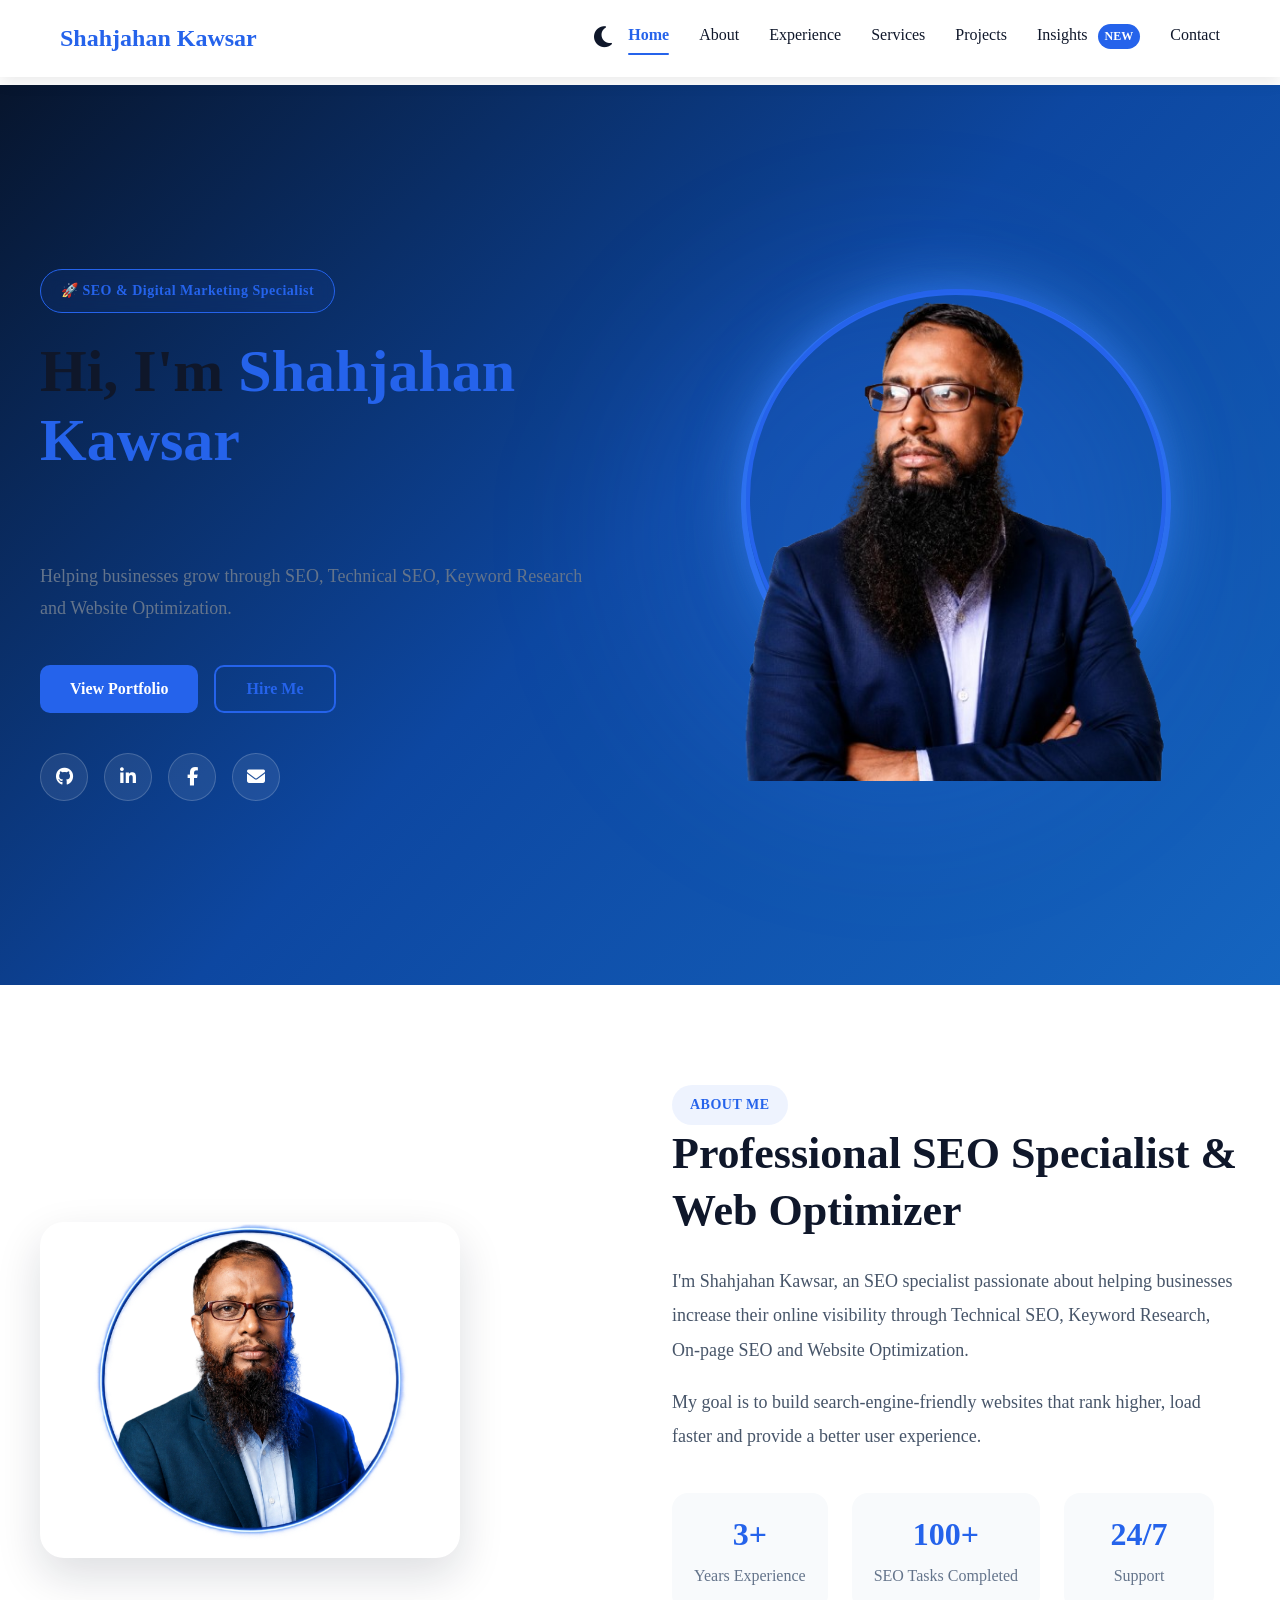
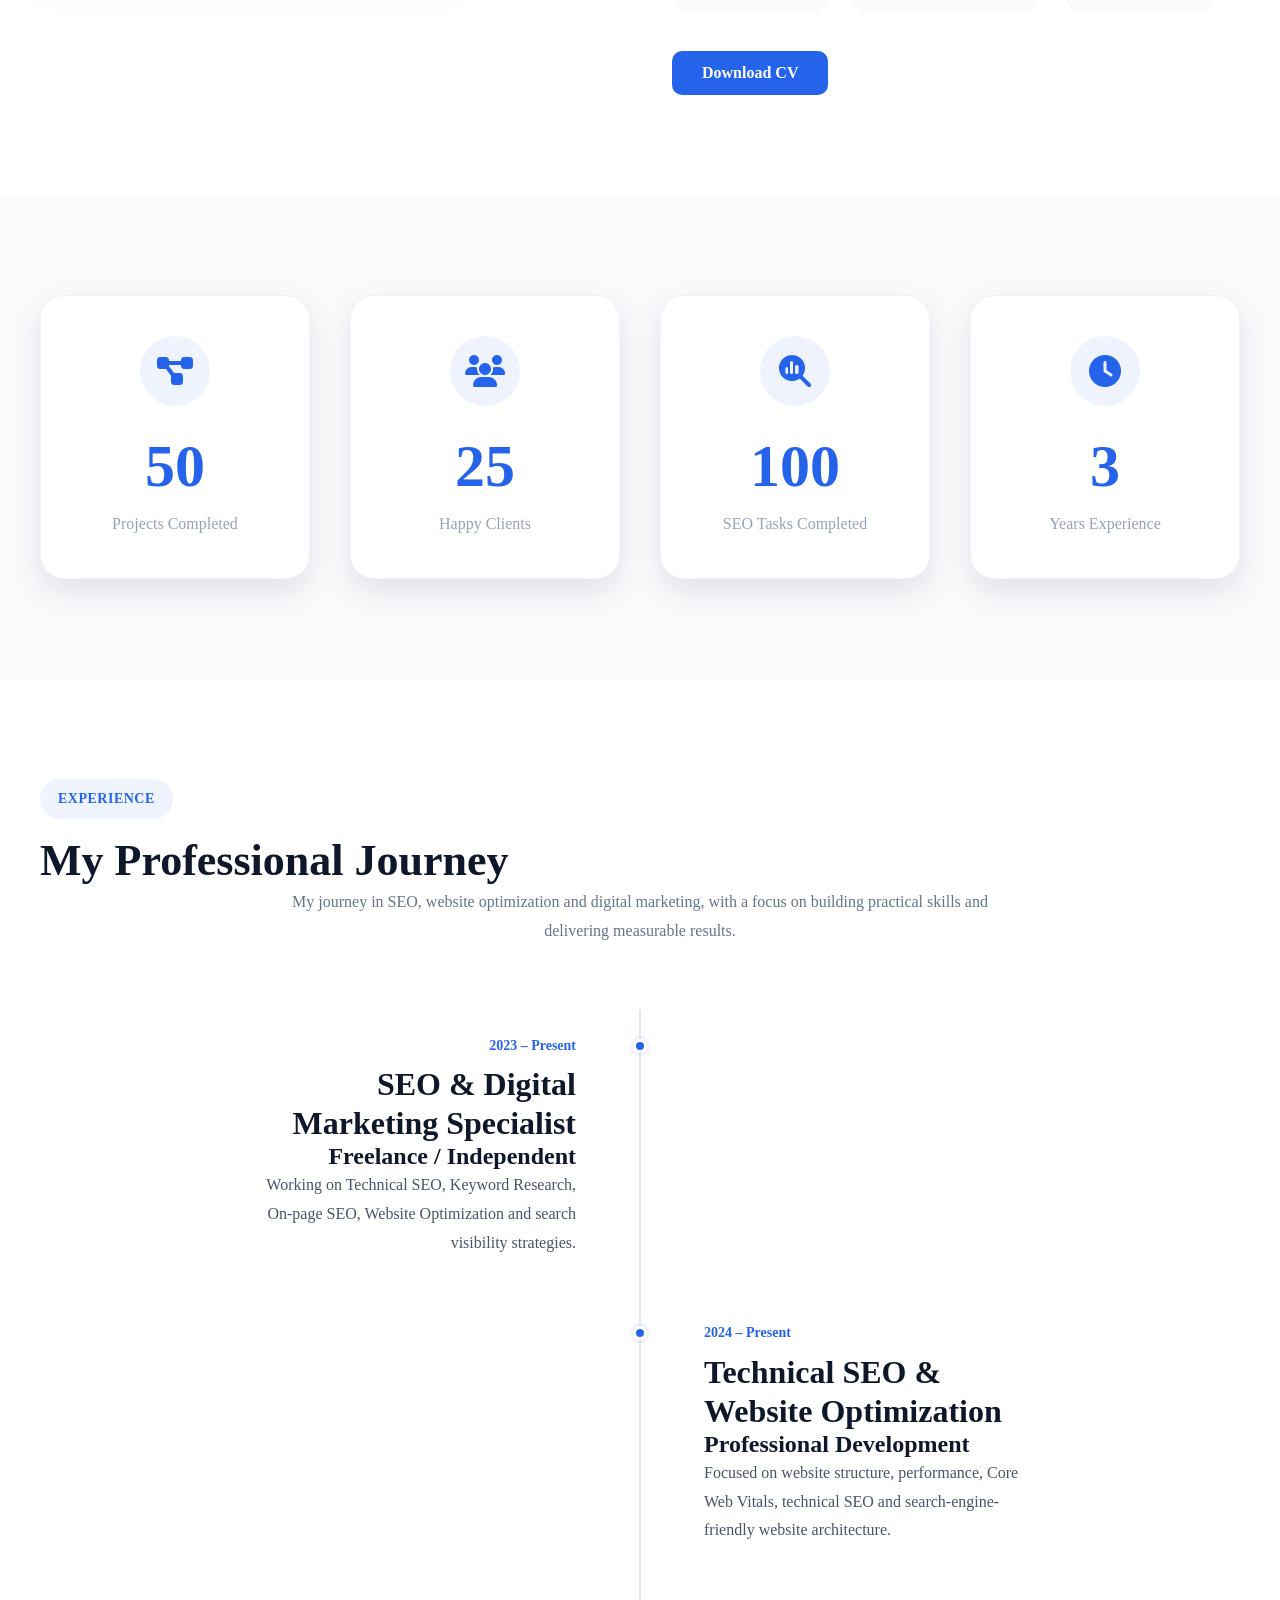
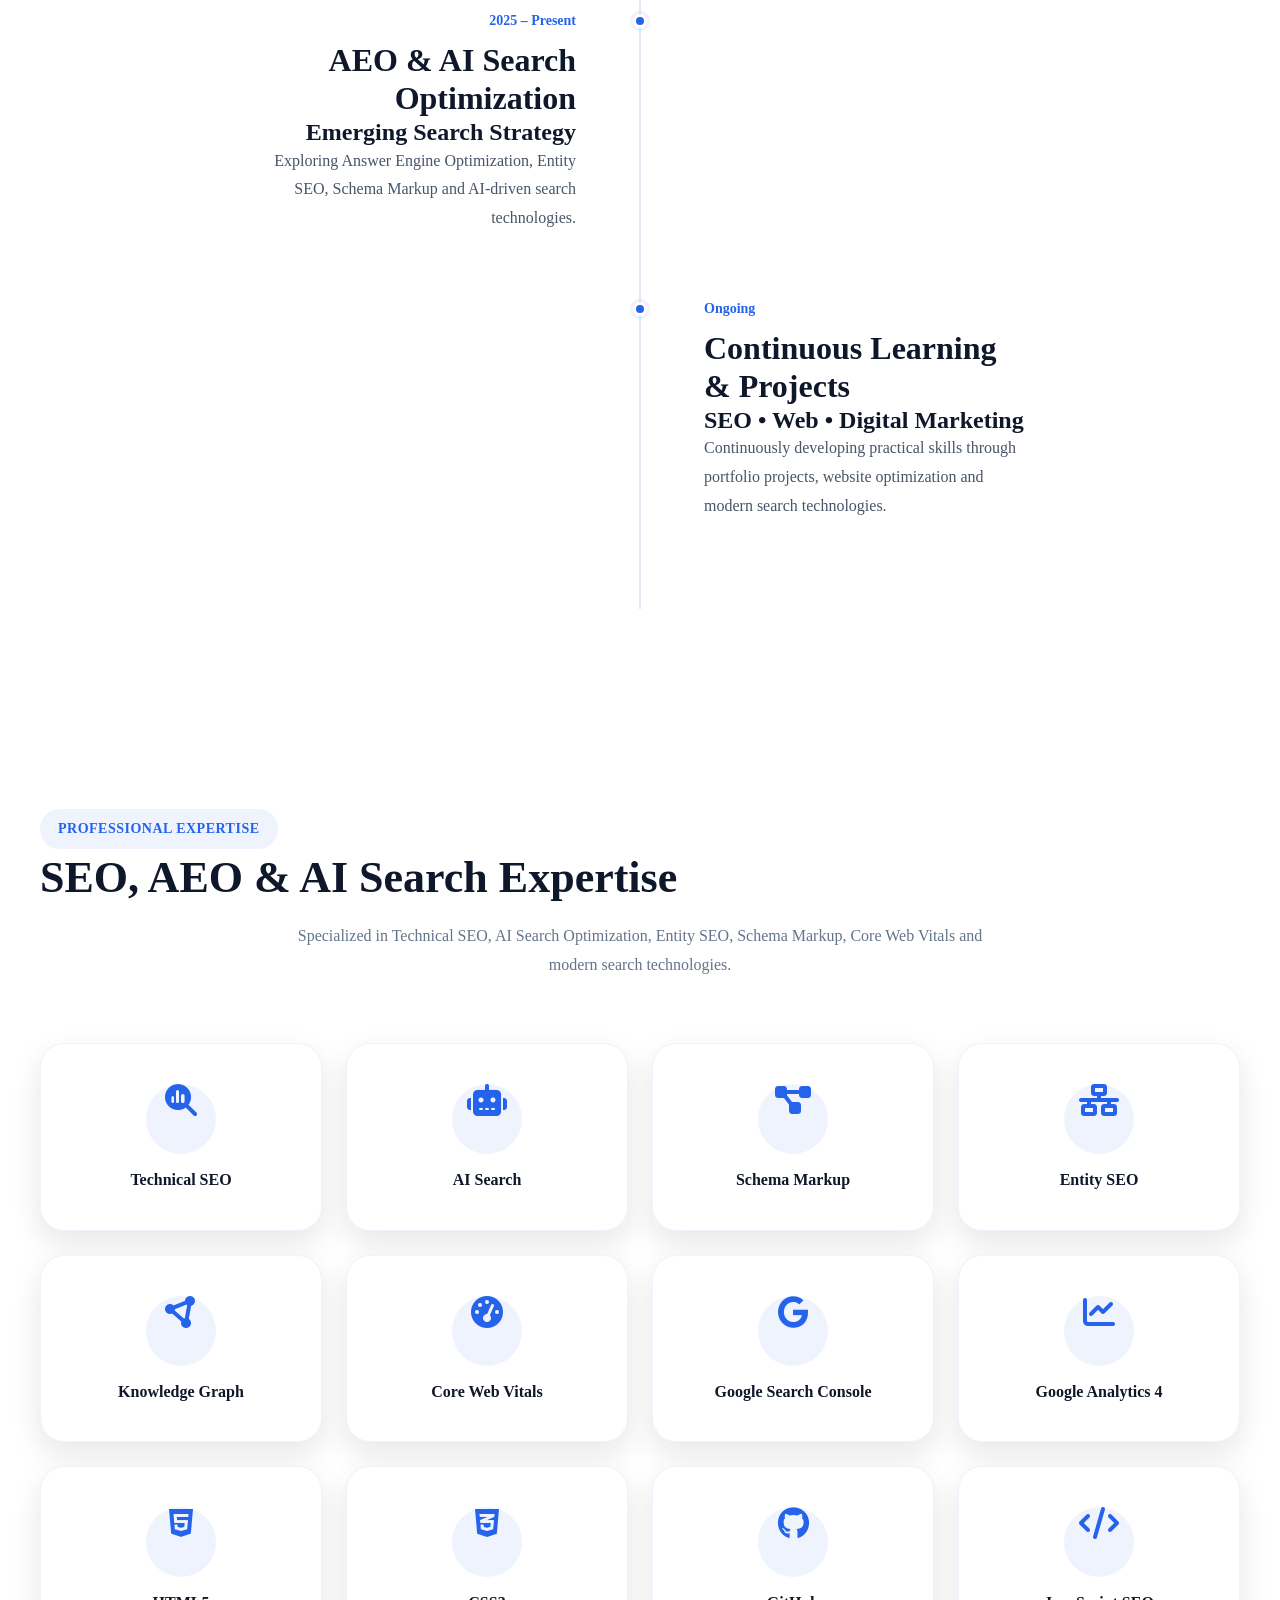
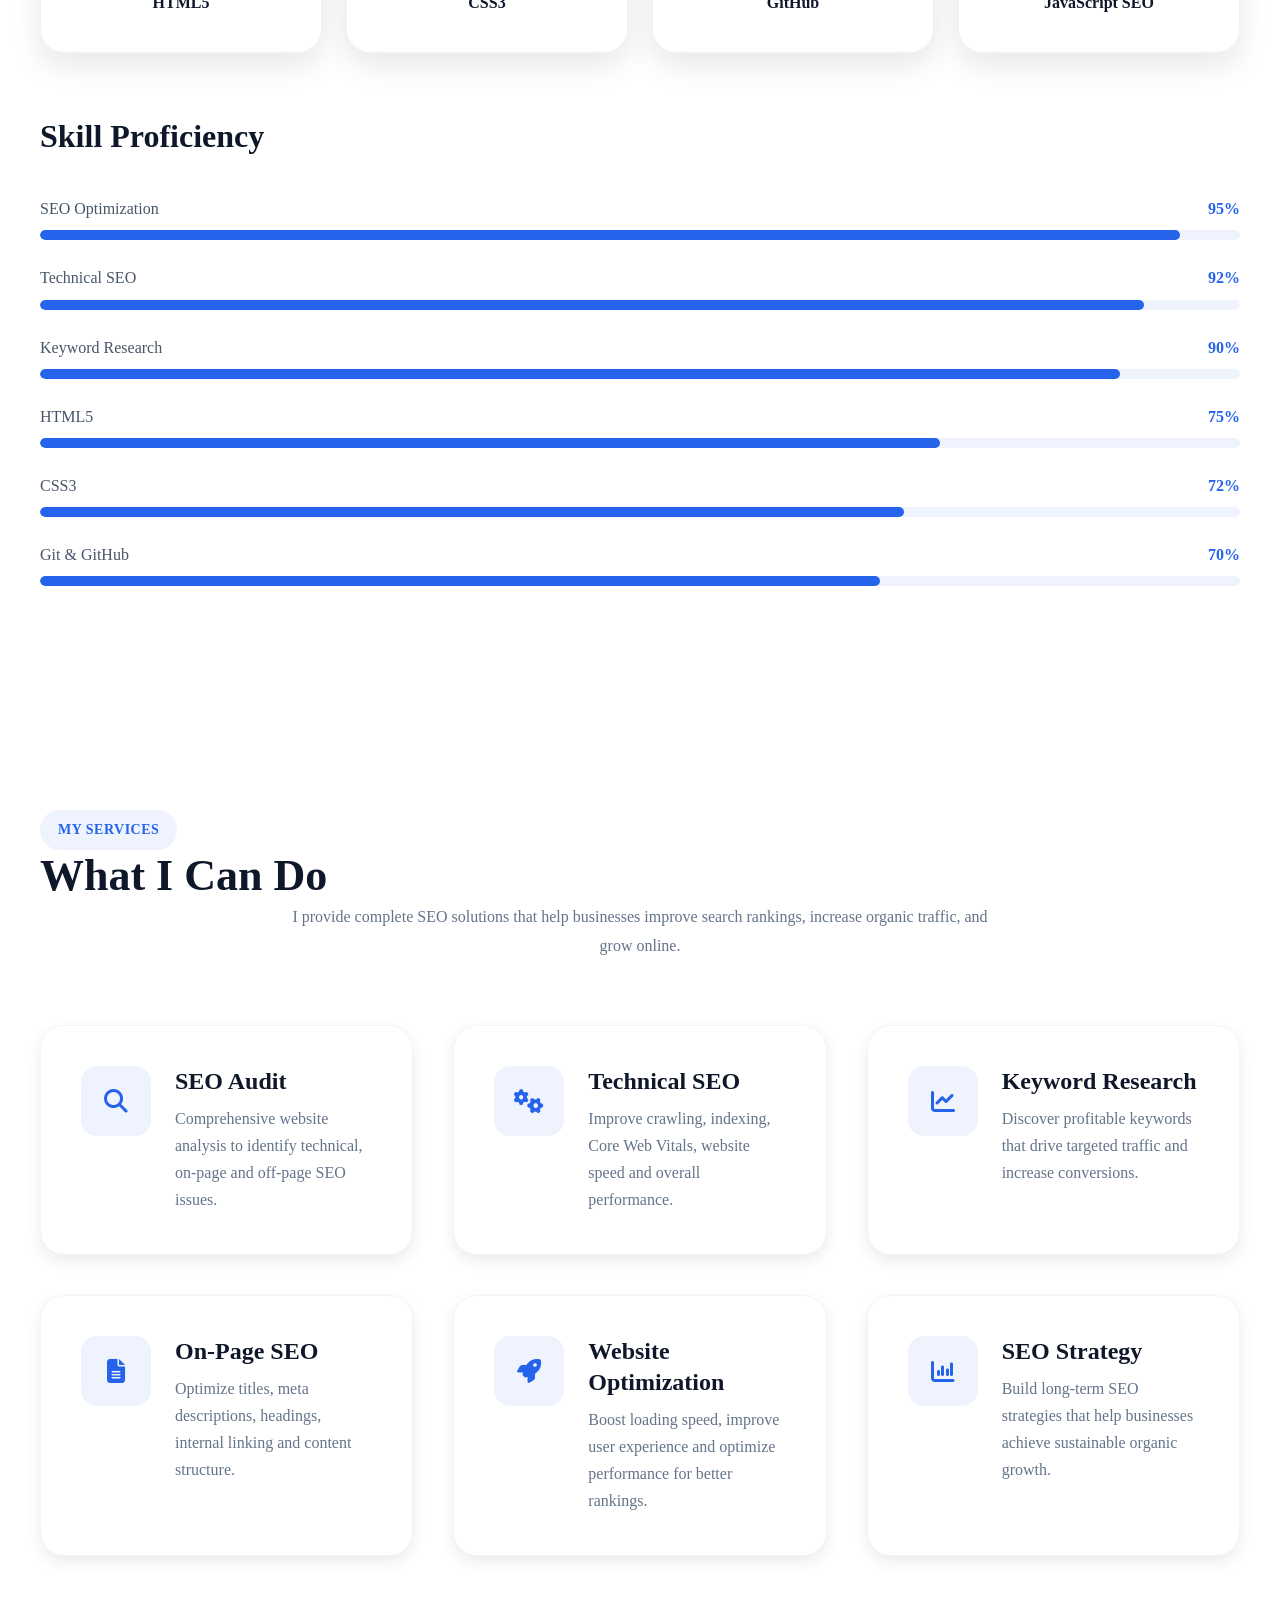
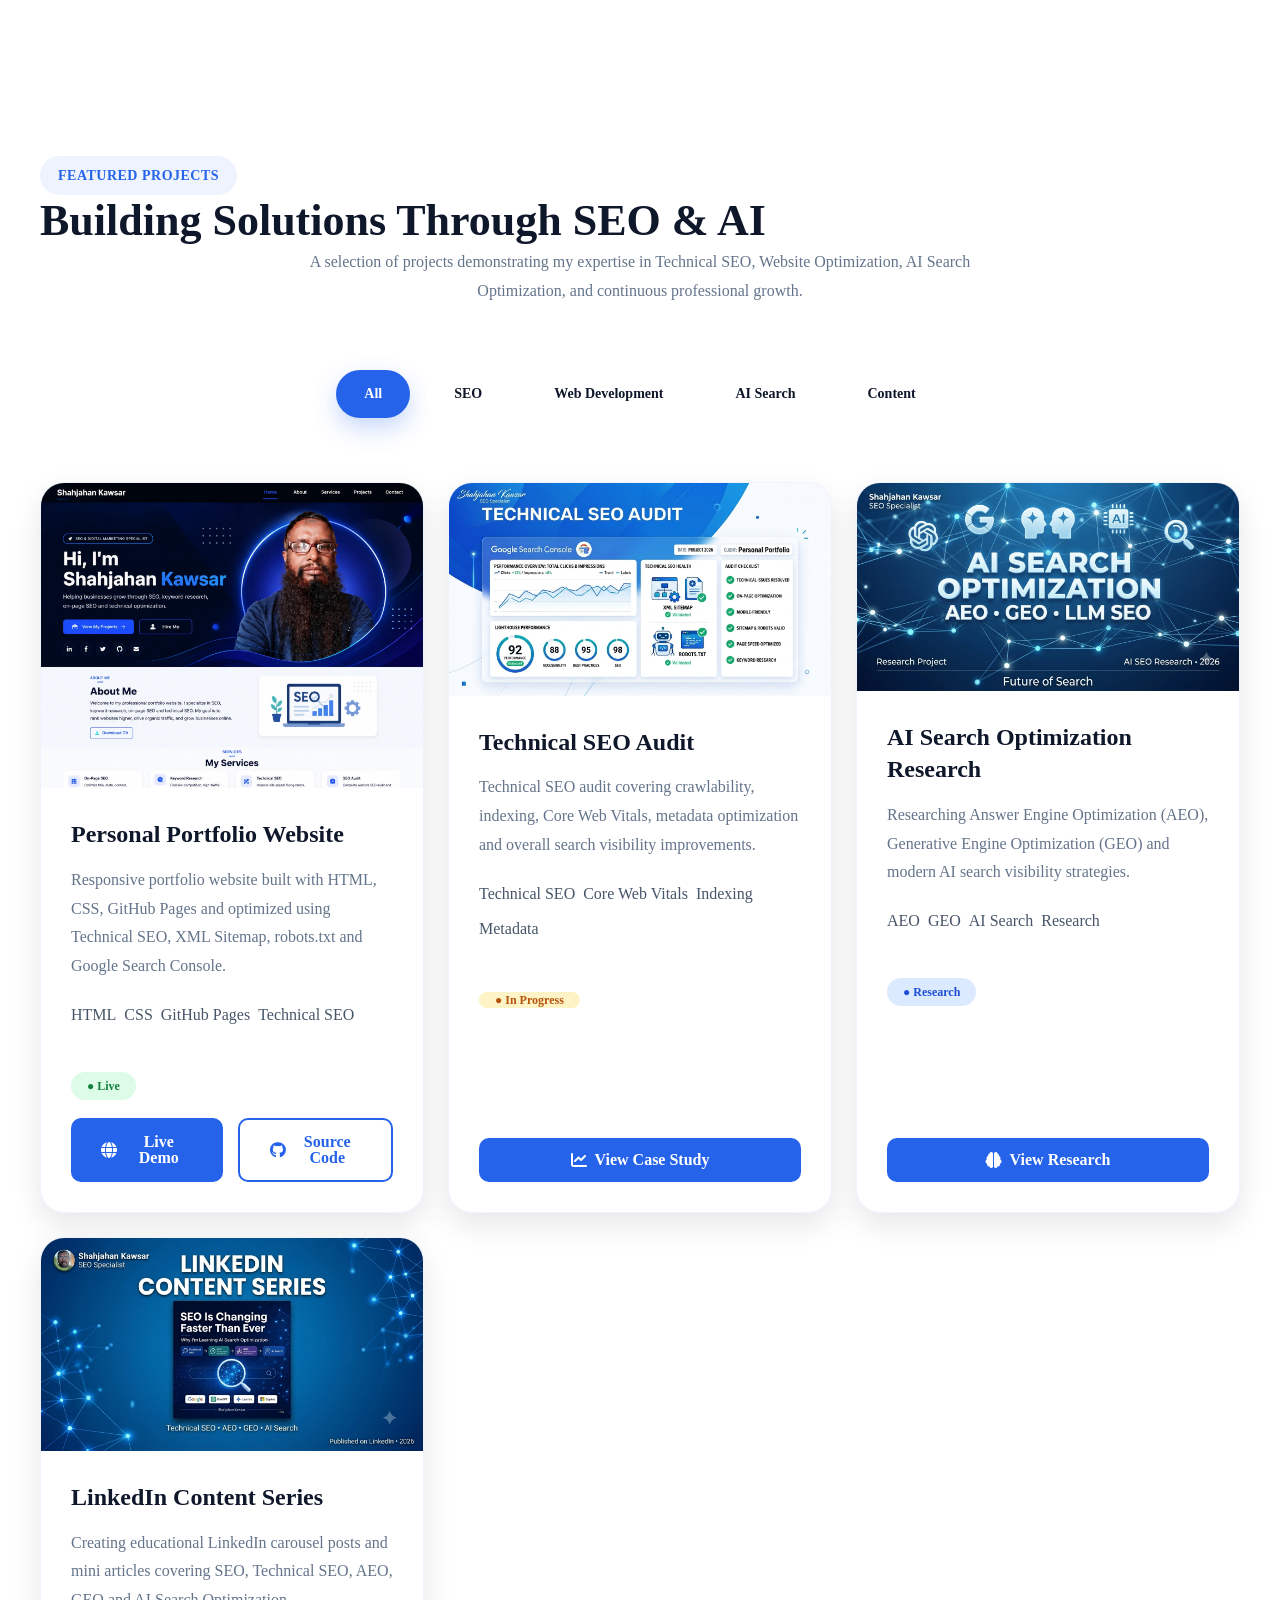
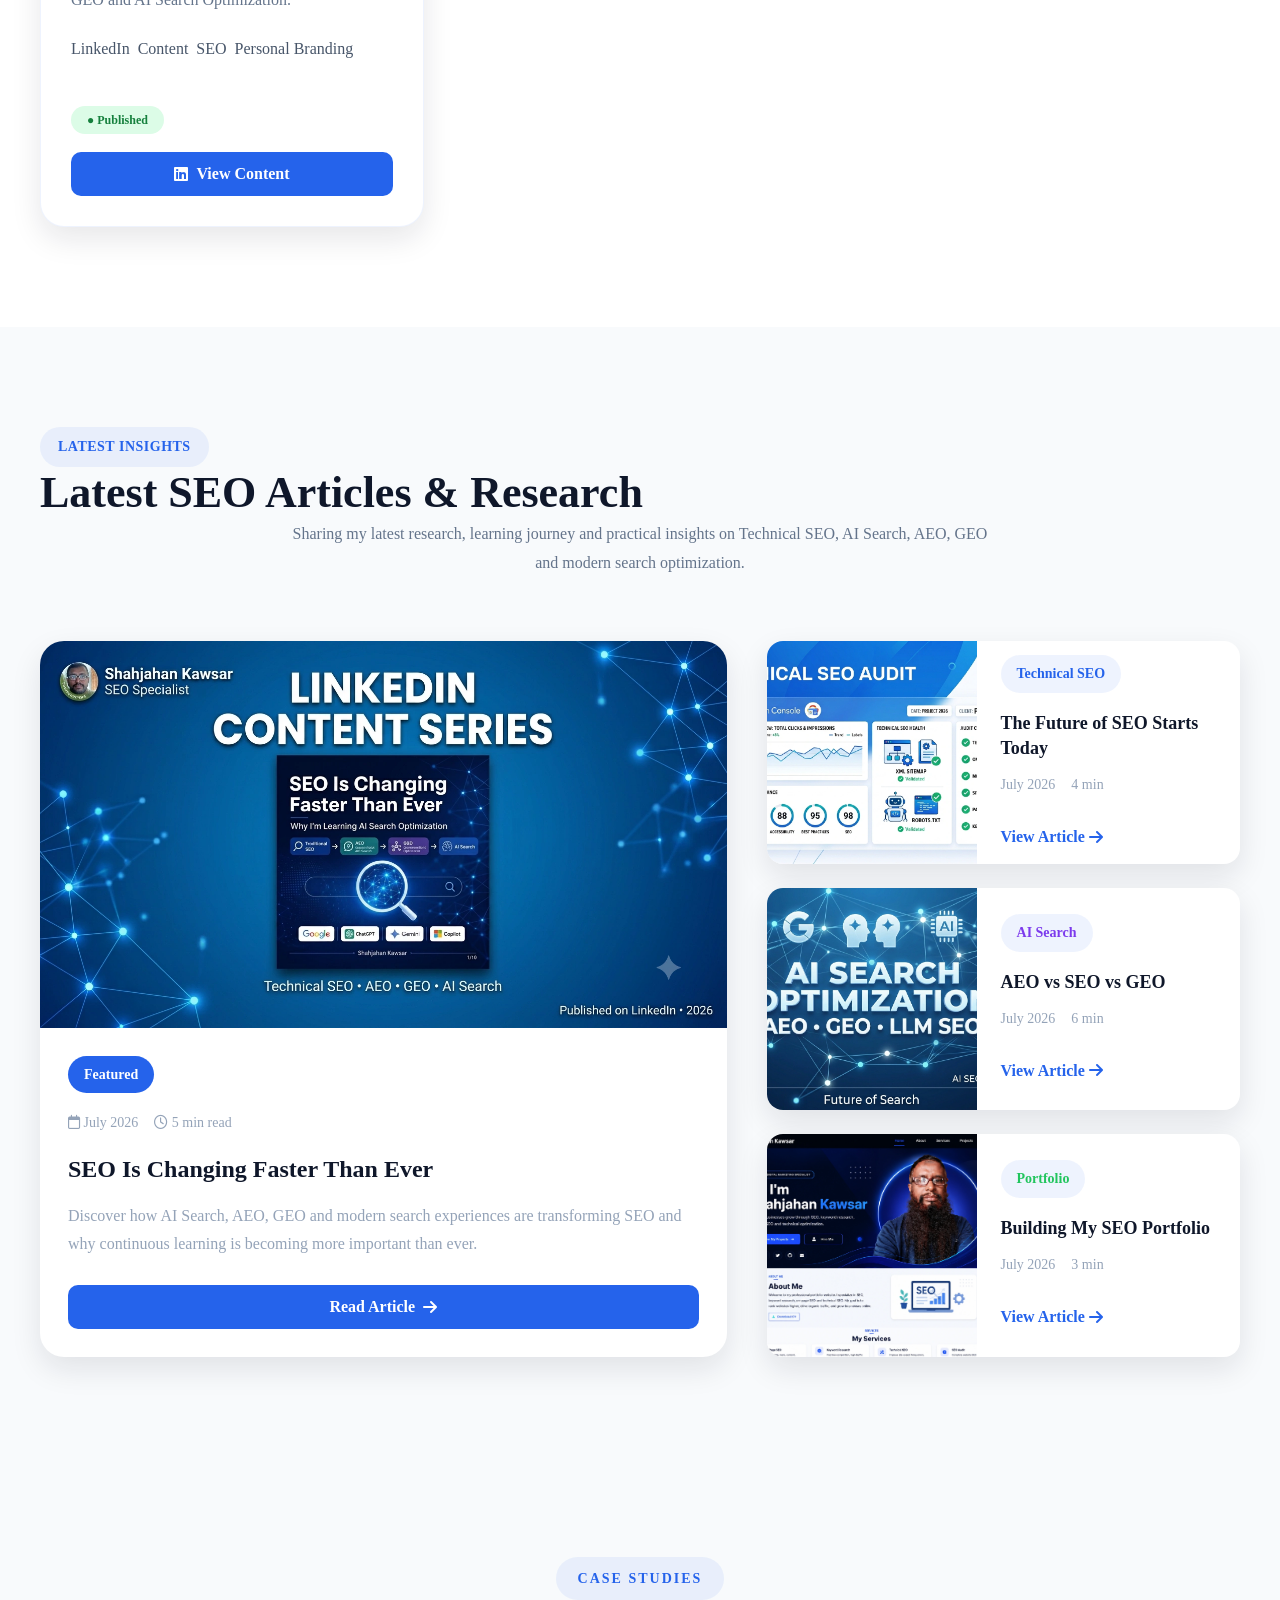
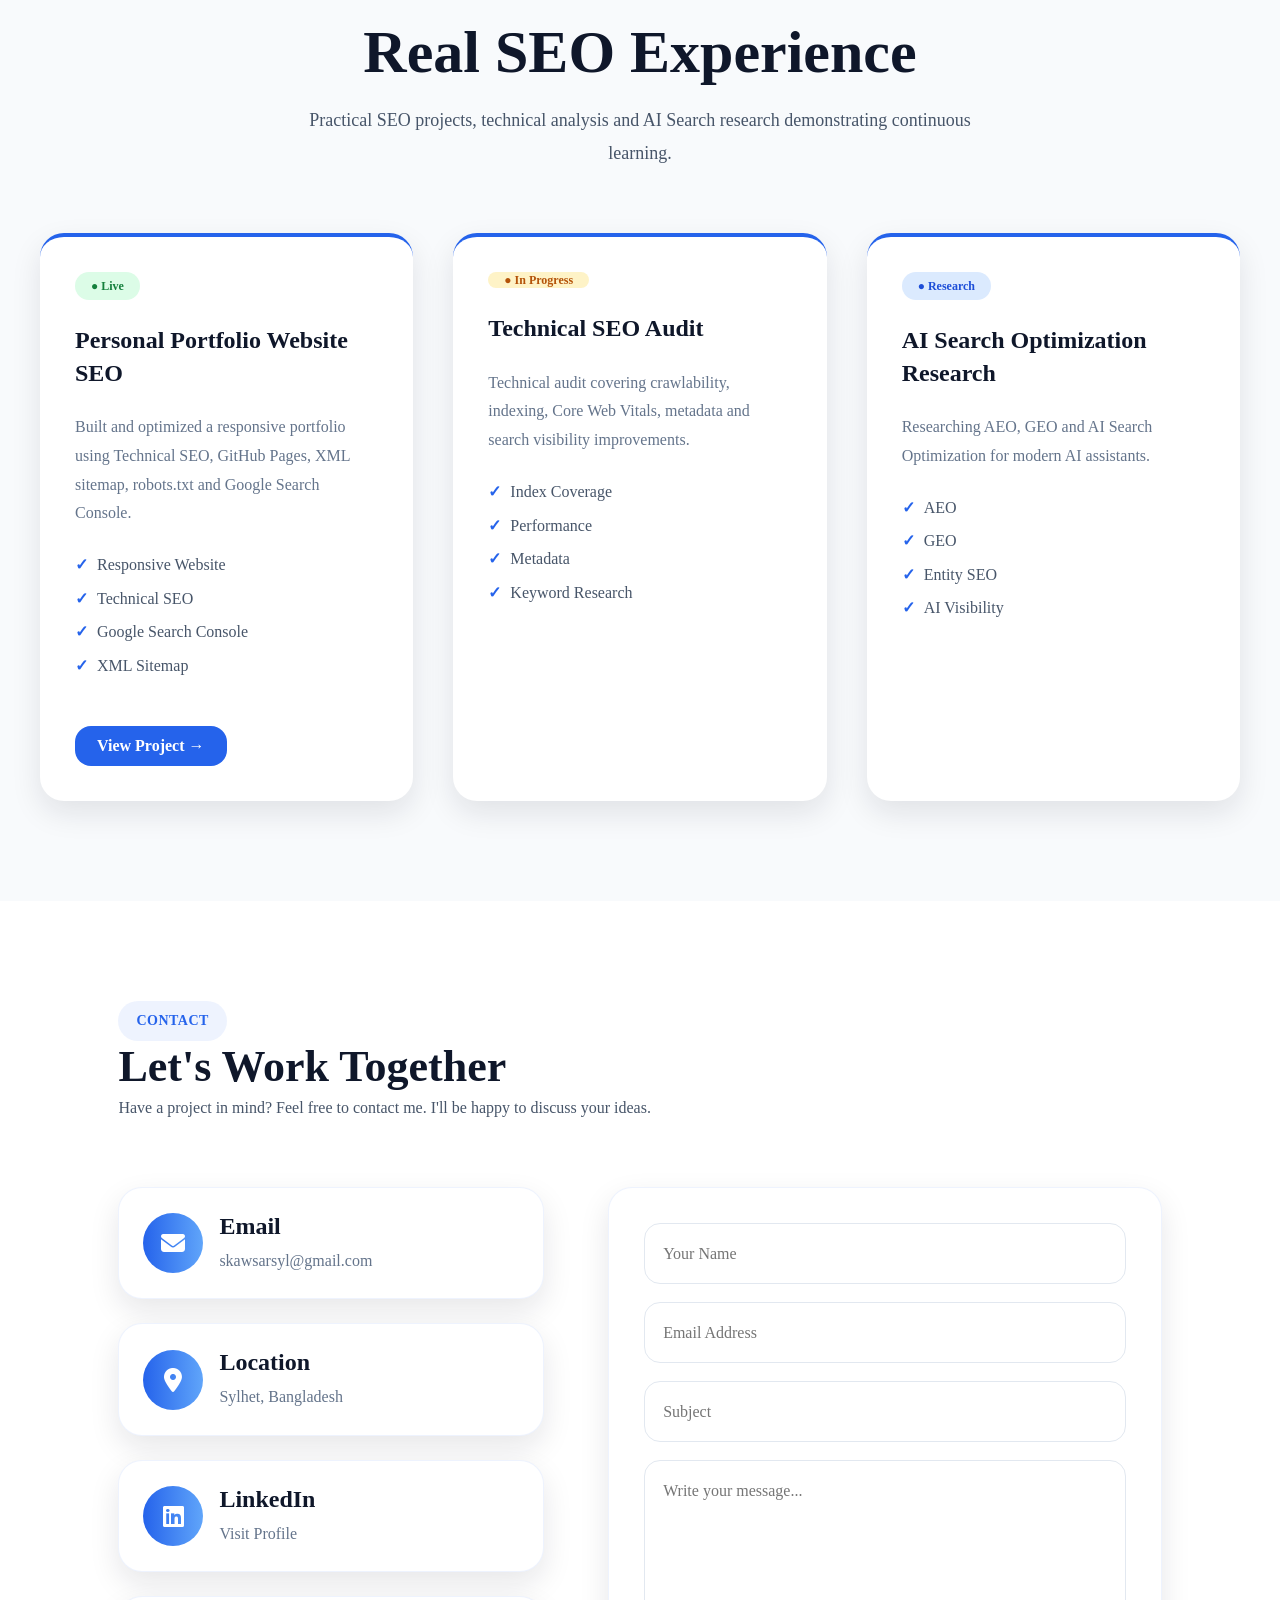
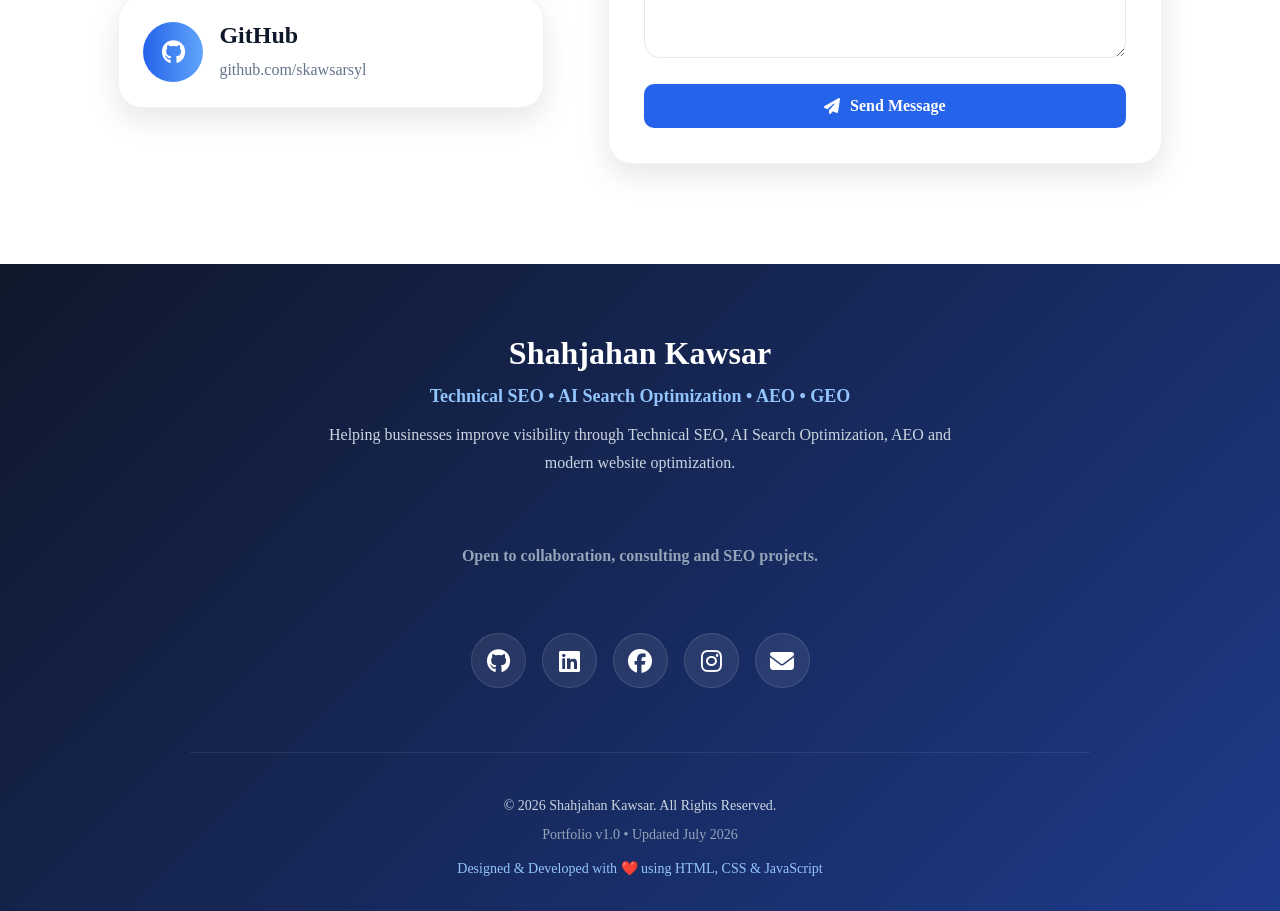
<file: index.html>
<!DOCTYPE html>
<html lang="en">

<head>

    <meta charset="UTF-8">

    <meta name="viewport" content="width=device-width, initial-scale=1.0">

    <title>Shahjahan Kawsar | SEO & Digital Marketing Specialist</title>

    <meta name="description"
         content="Official portfolio of Shahjahan Kawsar, Technical SEO & AI Search Optimization Specialist. Explore projects, SEO research, AEO, GEO, AI Search and digital marketing insights.">

    <meta name="author"
            content="Shahjahan Kawsar">

    <meta name="robots"
            content="index, follow">

    <meta name="language"
            content="English">

    <meta name="theme-color"
            content="#2563eb">

    <link rel="canonical"
          href="https://skawsarsyl.github.io/my-project/">

    <meta property="og:type"
           content="website">

    <meta property="og:url"
           content="https://skawsarsyl.github.io/my-project/">

    <meta property="og:title"
           content="Shahjahan Kawsar | Technical SEO & AI Search Optimization">

    <meta property="og:description"
          content="Technical SEO, AI Search Optimization, AEO, GEO and SEO Research Portfolio.">

    <meta property="og:image"
          content="https://skawsarsyl.github.io/my-project/images/og-image.jpg">
    <meta property="og:image:width" content="1200">
    <meta property="og:image:height" content="630">

    <meta name="twitter:card"
          content="summary_large_image">

    <meta name="twitter:title"
          content="Shahjahan Kawsar | Technical SEO">

    <meta name="twitter:description"
          content="Technical SEO, AI Search Optimization, AEO and GEO Portfolio">

    <meta name="twitter:image"
          content="https://skawsarsyl.github.io/my-project/images/og-image.jpg">
    <meta name="twitter:image:alt"
      content="Shahjahan Kawsar - Technical SEO Portfolio">


     <link rel="icon"
      type="image/png"
      href="../images/favicon.png">

     <link rel="apple-touch-icon"
      href="../images/favicon.png">


<link rel="stylesheet" href="css/variables.css">
<link rel="stylesheet" href="css/base.css">
<link rel="stylesheet" href="css/layout.css">
<link rel="stylesheet" href="css/components.css">
<link rel="stylesheet" href="css/utilities.css">
<link rel="stylesheet" href="css/animations.css">
<link rel="stylesheet" href="css/sections.css">
<link rel="stylesheet" href="css/responsive.css">


<link rel="preconnect"
      href="https://cdnjs.cloudflare.com"
      crossorigin>

<link rel="stylesheet"
      href="https://cdnjs.cloudflare.com/ajax/libs/font-awesome/6.7.2/css/all.min.css">



<!-- =====================================================
     Person Schema
===================================================== -->
<script type="application/ld+json">
{
  "@context": "https://schema.org",
  "@type": "Person",

  "@id": "https://skawsarsyl.github.io/my-project/#person",

  "name": "Shahjahan Kawsar",

  "url": "https://skawsarsyl.github.io/my-project/",

  "image": {
    "@id": "https://skawsarsyl.github.io/my-project/#primaryimage"
  },

  "jobTitle": "Technical SEO Specialist",

  "description": "Technical SEO Specialist helping businesses improve visibility through Technical SEO, AI Search Optimization, AEO, GEO and modern website optimization.",

  "email": "mailto:skawsarsyl@gmail.com",

  "hasOccupation": {
    "@type": "Occupation",
    "name": "Technical SEO Specialist"
  },

  "knowsLanguage": [
    "English",
    "Bengali"
  ],

  "knowsAbout": [
    "Technical SEO",
    "Search Engine Optimization",
    "AI Search Optimization",
    "Answer Engine Optimization",
    "Generative Engine Optimization",
    "Schema Markup",
    "Core Web Vitals",
    "Google Search Console",
    "Google Analytics",
    "Website Performance Optimization"
  ],

  "sameAs": [
    "https://www.linkedin.com/in/shahjahan-kawsar/",
    "https://github.com/skawsarsyl",
    "https://www.facebook.com/shahjahan.kawsar",
    "https://www.instagram.com/sajkawsar/"
  ],

  "mainEntityOfPage": {
    "@id": "https://skawsarsyl.github.io/my-project/#profilepage"
  }
}
</script>


<!-- =====================================================
     WebSite Schema
===================================================== -->
<script type="application/ld+json">
{
  "@context": "https://schema.org",
  "@type": "WebSite",

  "@id": "https://skawsarsyl.github.io/my-project/#website",

  "name": "Shahjahan Kawsar",

  "alternateName": "Shahjahan Kawsar Portfolio",

  "url": "https://skawsarsyl.github.io/my-project/",

  "description": "Personal portfolio of Shahjahan Kawsar, Technical SEO Specialist sharing projects, SEO research, AI Search Optimization, AEO, GEO and Technical SEO insights.",

  "inLanguage": "en",

  "publisher": {
    "@id": "https://skawsarsyl.github.io/my-project/#person"
  },

  "creator": {
    "@id": "https://skawsarsyl.github.io/my-project/#person"
  },

  "mainEntity": {
    "@id": "https://skawsarsyl.github.io/my-project/#profilepage"
  }
}
</script>


<!-- =====================================================
     WebPage Schema
===================================================== -->
<script type="application/ld+json">
{
  "@context": "https://schema.org",
  "@type": "WebPage",

  "@id": "https://skawsarsyl.github.io/my-project/#webpage",

  "url": "https://skawsarsyl.github.io/my-project/",

  "name": "Shahjahan Kawsar | Technical SEO Specialist",

  "headline": "Technical SEO Specialist | AI Search, AEO & GEO",

  "description": "Portfolio of Shahjahan Kawsar featuring Technical SEO projects, AI Search Optimization, AEO, GEO, SEO research and modern website optimization.",

  "isPartOf": {
    "@id": "https://skawsarsyl.github.io/my-project/#website"
  },

  "about": {
    "@id": "https://skawsarsyl.github.io/my-project/#person"
  },

  "mainEntity": {
    "@id": "https://skawsarsyl.github.io/my-project/#person"
  },

  "primaryImageOfPage": {
    "@id": "https://skawsarsyl.github.io/my-project/#primaryimage"
  },

  "breadcrumb": {
    "@id": "https://skawsarsyl.github.io/my-project/#breadcrumb"
  },

  "inLanguage": "en",

  "datePublished": "2026-07-20T10:00:00+06:00",

  "dateModified": "2026-08-16T01:00:00+06:00"
}
</script>


<!-- =====================================================
     ProfilePage Schema
===================================================== -->
<script type="application/ld+json">
{
  "@context": "https://schema.org",
  "@type": "ProfilePage",

  "@id": "https://skawsarsyl.github.io/my-project/#profilepage",

  "url": "https://skawsarsyl.github.io/my-project/",

  "name": "Shahjahan Kawsar | Technical SEO Specialist",

  "description": "Official professional profile of Shahjahan Kawsar, Technical SEO Specialist focusing on AI Search Optimization, AEO, GEO and modern website optimization.",

  "isPartOf": {
    "@id": "https://skawsarsyl.github.io/my-project/#website"
  },

  "about": {
    "@id": "https://skawsarsyl.github.io/my-project/#person"
  },

  "mainEntity": {
    "@id": "https://skawsarsyl.github.io/my-project/#person"
  },

  "primaryImageOfPage": {
    "@id": "https://skawsarsyl.github.io/my-project/#primaryimage"
  },

  "inLanguage": "en",

  "dateModified": "2026-08-16T01:00:00+06:00"
}
</script>


<!-- =====================================================
     BreadcrumbList Schema
===================================================== -->
<script type="application/ld+json">
{
  "@context": "https://schema.org",
  "@type": "BreadcrumbList",

  "@id": "https://skawsarsyl.github.io/my-project/#breadcrumb",

  "itemListElement": [
    {
      "@type": "ListItem",
      "position": 1,
      "name": "Home",
      "item": "https://skawsarsyl.github.io/my-project/"
    }
  ]
}
</script>


<!-- =====================================================
     Primary Image Schema
===================================================== -->
<script type="application/ld+json">
{
  "@context": "https://schema.org",
  "@type": "ImageObject",

  "@id": "https://skawsarsyl.github.io/my-project/#primaryimage",

  "url": "https://skawsarsyl.github.io/my-project/images/og-image.jpg",

  "contentUrl": "https://skawsarsyl.github.io/my-project/images/og-image.jpg",

  "name": "Shahjahan Kawsar - Technical SEO Portfolio Cover",

  "caption": "Technical SEO, AI Search Optimization, AEO and GEO Portfolio",

  "description": "Official portfolio cover image of Shahjahan Kawsar, Technical SEO Specialist.",

  "encodingFormat": "image/jpeg",

  "representativeOfPage": true,

  "width": 1200,

  "height": 630,

  "about": {
    "@id": "https://skawsarsyl.github.io/my-project/#person"
  },

  "creator": {
    "@id": "https://skawsarsyl.github.io/my-project/#person"
  },

  "copyrightNotice": "© Shahjahan Kawsar"
}
</script>

</head>

<body>


<!-- =====================================================
     01.NAVBAR
===================================================== -->


    <header>

        <div id="progress-bar"></div>

        <nav class="navbar">

        <div class="logo">
            <a href="index.html">Shahjahan Kawsar</a>
        </div>

        <button class="theme-toggle" aria-label="Toggle Theme">
            <i class="fa-solid fa-moon"></i>
        </button>

       <button class="menu-toggle"
            aria-label="Toggle Menu"
            aria-controls="primary-navigation"
            aria-expanded="false">
        <i class="fa-solid fa-bars"></i>
    </button>

    <ul class="nav-links" id="primary-navigation">

        <li><a href="#home">Home</a></li>
        <li><a href="#about">About</a></li>
        <li><a href="#experience">Experience</a></li>
        <li><a href="#services">Services</a></li>
        <li><a href="#projects">Projects</a></li>

        <li class="nav-insights">
            <a href="insights/index.html">
                Insights
                <span class="nav-badge">NEW</span>
            </a>
        </li>

        <li><a href="#contact">Contact</a></li>

    </ul>

    </nav>

    </header>

    <!-- =====================================================
     02. HERO
===================================================== -->



<section class="hero reveal" id="home">

    <div class="container hero-container">

        <!-- Left Side -->
        <div class="hero-content">

            <span class="hero-badge">
                🚀 SEO & Digital Marketing Specialist
            </span>

            <h1>
                Hi, I'm
                <span>Shahjahan Kawsar</span>
            </h1>

            <h2>
                <span id="typing-text"></span>
            </h2>

            <p>
                Helping businesses grow through SEO, Technical SEO,
                Keyword Research and Website Optimization.
            </p>

            <div class="hero-buttons">

                <a href="#projects" class="btn">
                    View Portfolio
                </a>

                <a href="#contact" class="btn btn-outline">
                    Hire Me
                </a>

            </div>

            <div class="hero-social">

                <a href="https://github.com/skawsarsyl"
                   target="_blank"
                   rel="noopener noreferrer"
                   aria-label="GitHub">
                    <i class="fab fa-github"></i>
                </a>

                <a href="https://www.linkedin.com/in/shahjahan-kawsar"
                   target="_blank"
                   rel="noopener noreferrer"
                   aria-label="LinkedIn">
                    <i class="fab fa-linkedin-in"></i>
                </a>

                <a href="https://www.facebook.com/shahjahan.kawsar/"
                   target="_blank"
                   rel="noopener noreferrer"
                   aria-label="Facebook">
                    <i class="fab fa-facebook-f"></i>
                </a>

                <a href="mailto:skawsarsyl@gmail.com"
                   aria-label="Email">
                    <i class="fas fa-envelope"></i>
                </a>

            </div>

        </div>

        <!-- Right Side -->
        <div class="hero-image">

            <div class="hero-circle"></div>

            <img src="images/profile.png"
                 alt="Shahjahan Kawsar">

        </div>

    </div>

</section>


  <!-- =====================================================
     03.  ABOUT
===================================================== -->

<section id="about" class="about reveal">

    <div class="container">

        <div class="about-wrapper">

            <!-- About Image -->

            <div class="about-image">

                <img
                    src="images/about.webp"
                    alt="Shahjahan Kawsar - Technical SEO Specialist">

            </div>

            <!-- About Content -->

            <div class="about-content">

                <span class="section-tag">
                    ABOUT ME
                </span>

                <h2 class="about-title">
                    Professional SEO Specialist & Web Optimizer
                </h2>

                <p class="about-text">
                    I'm Shahjahan Kawsar, an SEO specialist passionate about
                    helping businesses increase their online visibility through
                    Technical SEO, Keyword Research, On-page SEO and Website
                    Optimization.
                </p>

                <p class="about-text">
                    My goal is to build search-engine-friendly websites that
                    rank higher, load faster and provide a better user
                    experience.
                </p>

                <!-- About Stats -->

                <div class="about-info">

                    <div class="info-box">

                        <h3>3+</h3>

                        <span>Years Experience</span>

                    </div>

                    <div class="info-box">

                        <h3>100+</h3>

                        <span>SEO Tasks Completed</span>

                    </div>

                    <div class="info-box">

                        <h3>24/7</h3>

                        <span>Support</span>

                    </div>

                </div>

                <a
                    href="resume/Shahjahan_Kawsar_Resume_ATS_v1.0.pdf"
                    class="btn"
                    download>

                    Download CV

                </a>

            </div>

        </div>

    </div>

</section>


   <!-- =====================================================
     04. STATS
===================================================== -->


<section class="stats reveal" id="stats">

    <div class="container stats-container">

        <div class="stats-card">

            <div class="stat-icon">
                <i class="fa-solid fa-diagram-project"></i>
            </div>

            <h2 class="counter" data-target="50">0</h2>

            <p class="stat-label">
                Projects Completed
            </p>

        </div>


        <div class="stats-card">

            <div class="stat-icon">
                <i class="fa-solid fa-users"></i>
            </div>

            <h2 class="counter" data-target="25">0</h2>

            <p class="stat-label">
                Happy Clients
            </p>

        </div>


        <div class="stats-card">

            <div class="stat-icon">
                <i class="fa-solid fa-magnifying-glass-chart"></i>
            </div>

            <h2 class="counter" data-target="100">0</h2>

            <p class="stat-label">
                SEO Tasks Completed
            </p>

        </div>


        <div class="stats-card">

            <div class="stat-icon">
                <i class="fa-solid fa-clock"></i>
            </div>

            <h2 class="counter" data-target="3">0</h2>

            <p class="stat-label">
                Years Experience
            </p>

        </div>

    </div>

</section>


  <!-- =====================================================
     05. EXPERIENCE / TIMELINE
===================================================== -->

<section class="experience reveal" id="experience">

    <div class="container experience-container">

        <span class="section-tag">
            EXPERIENCE
        </span>

        <h2 class="section-title">
            My Professional Journey
        </h2>

        <p class="section-text">
            My journey in SEO, website optimization and digital marketing,
            with a focus on building practical skills and delivering
            measurable results.
        </p>


        <div class="timeline">


            <!-- Timeline Item 01 -->

            <div class="timeline-item">

                <div class="timeline-dot"></div>

                <div class="timeline-card">

                    <span class="timeline-date">
                        2023 – Present
                    </span>

                    <h3>
                        SEO & Digital Marketing Specialist
                    </h3>

                    <h4>
                        Freelance / Independent
                    </h4>

                    <p>
                        Working on Technical SEO, Keyword Research,
                        On-page SEO, Website Optimization and
                        search visibility strategies.
                    </p>

                </div>

            </div>


            <!-- Timeline Item 02 -->

            <div class="timeline-item">

                <div class="timeline-dot"></div>

                <div class="timeline-card">

                    <span class="timeline-date">
                        2024 – Present
                    </span>

                    <h3>
                        Technical SEO & Website Optimization
                    </h3>

                    <h4>
                        Professional Development
                    </h4>

                    <p>
                        Focused on website structure, performance,
                        Core Web Vitals, technical SEO and
                        search-engine-friendly website architecture.
                    </p>

                </div>

            </div>


            <!-- Timeline Item 03 -->

            <div class="timeline-item">

                <div class="timeline-dot"></div>

                <div class="timeline-card">

                    <span class="timeline-date">
                        2025 – Present
                    </span>

                    <h3>
                        AEO & AI Search Optimization
                    </h3>

                    <h4>
                        Emerging Search Strategy
                    </h4>

                    <p>
                        Exploring Answer Engine Optimization, Entity SEO,
                        Schema Markup and AI-driven search technologies.
                    </p>

                </div>

            </div>


            <!-- Timeline Item 04 -->

            <div class="timeline-item">

                <div class="timeline-dot"></div>

                <div class="timeline-card">

                    <span class="timeline-date">
                        Ongoing
                    </span>

                    <h3>
                        Continuous Learning & Projects
                    </h3>

                    <h4>
                        SEO • Web • Digital Marketing
                    </h4>

                    <p>
                        Continuously developing practical skills through
                        portfolio projects, website optimization and
                        modern search technologies.
                    </p>

                </div>

            </div>


        </div>

    </div>

</section>


 <!-- =====================================================
     06. SKILLS
===================================================== -->


<section id="skills" class="skills reveal">

    <div class="container">

        <span class="section-tag">
            PROFESSIONAL EXPERTISE
        </span>

        <h2 class="skills-title">
               SEO, AEO & AI Search Expertise
        </h2>

        <p class="section-text">
            Specialized in Technical SEO, AI Search Optimization,
            Entity SEO, Schema Markup, Core Web Vitals and modern
            search technologies.
        </p>

        <!-- ================= SKILL GRID ================= -->

    <div class="skills-grid">

        <div class="skill-card">
            <i class="fa-solid fa-magnifying-glass-chart skill-icon"></i>
            <h3 class="skill-card-title">Technical SEO</h3>
        </div>

        <div class="skill-card">
            <i class="fa-solid fa-robot skill-icon"></i>
            <h3 class="skill-card-title">AI Search</h3>
        </div>

        <div class="skill-card">
            <i class="fa-solid fa-diagram-project skill-icon"></i>
            <h3 class="skill-card-title">Schema Markup</h3>
        </div>

        <div class="skill-card">
            <i class="fa-solid fa-network-wired skill-icon"></i>
            <h3 class="skill-card-title">Entity SEO</h3>
        </div>

        <div class="skill-card">
            <i class="fa-solid fa-circle-nodes skill-icon"></i>
            <h3 class="skill-card-title">Knowledge Graph</h3>
        </div>

        <div class="skill-card">
            <i class="fa-solid fa-gauge-high skill-icon"></i>
            <h3 class="skill-card-title">Core Web Vitals</h3>
        </div>

        <div class="skill-card">
            <i class="fa-brands fa-google skill-icon"></i>
            <h3 class="skill-card-title">Google Search Console</h3>
        </div>

        <div class="skill-card">
            <i class="fa-solid fa-chart-line skill-icon"></i>
            <h3 class="skill-card-title">Google Analytics 4</h3>
        </div>

        <div class="skill-card">
            <i class="fa-brands fa-html5 skill-icon"></i>
            <h3 class="skill-card-title">HTML5</h3>
        </div>

        <div class="skill-card">
            <i class="fa-brands fa-css3-alt skill-icon"></i>
            <h3 class="skill-card-title">CSS3</h3>
        </div>

        <div class="skill-card">
            <i class="fa-brands fa-github skill-icon"></i>
            <h3 class="skill-card-title">GitHub</h3>
        </div>

        <div class="skill-card">
            <i class="fa-solid fa-code skill-icon"></i>
            <h3 class="skill-card-title">JavaScript SEO</h3>
        </div>

    </div>

        <!-- ================= SKILL LEVEL ================= -->

        <h3 class="skill-heading">
            Skill Proficiency
        </h3>

        <div class="skill">

            <div class="skill-title">
                <span>SEO Optimization</span>
                <span>95%</span>
            </div>

            <div class="progress">
                <div class="progress-bar seo"></div>
            </div>

        </div>

        <div class="skill">

            <div class="skill-title">
                <span>Technical SEO</span>
                <span>92%</span>
            </div>

            <div class="progress">
                <div class="progress-bar technical"></div>
            </div>

        </div>

        <div class="skill">

            <div class="skill-title">
                <span>Keyword Research</span>
                <span>90%</span>
            </div>

            <div class="progress">
                <div class="progress-bar keyword"></div>
            </div>

        </div>

        <div class="skill">

            <div class="skill-title">
                <span>HTML5</span>
                <span>75%</span>
            </div>

            <div class="progress">
                <div class="progress-bar html"></div>
            </div>

        </div>

        <div class="skill">

            <div class="skill-title">
                <span>CSS3</span>
                <span>72%</span>
            </div>

            <div class="progress">
                <div class="progress-bar css"></div>
            </div>

        </div>

        <div class="skill">

            <div class="skill-title">
                <span>Git & GitHub</span>
                <span>70%</span>
            </div>

            <div class="progress">
                <div class="progress-bar git"></div>
            </div>

        </div>

    </div>

</section>


 <!-- =====================================================
     07. SERVICES
===================================================== -->


<section class="services reveal" id="services">

    <div class="container">

        <span class="section-tag">MY SERVICES</span>

        <h2> What I Can Do</h2>

        <p class="section-text">
            I provide complete SEO solutions that help businesses improve
            search rankings, increase organic traffic, and grow online.
        </p>

        <div class="services-grid">

            <!-- Card 1 -->

        <div class="service-card">

            <div class="service-icon">
                <i class="fa-solid fa-magnifying-glass"></i>
            </div>
            <div class="service-content">

            <h3 class="service-title">
                SEO Audit
            </h3>

            <p class="service-text">
                Comprehensive website analysis to identify technical,
                on-page and off-page SEO issues.
            </p>

        </div>

</div>
            <!-- Card 2 -->

            <div class="service-card">

                <div class="service-icon">
                   <i class="fa-solid fa-gears"></i>
                </div>

            <div class="service-content">

                <h3 class="service-title">

                    Technical SEO</h3>

                <p class="service-text">
                    Improve crawling, indexing, Core Web Vitals,
                    website speed and overall performance.
                </p>

            </div>

            </div>


            <!-- Card 3 -->

            <div class="service-card">

                <div class="service-icon">
                    <i class="fa-solid fa-chart-line"></i>
                </div>

            <div class="service-content">

                <h3 class="service-title">

                 Keyword Research</h3>

                <p class="service-text">
                    Discover profitable keywords that drive targeted
                    traffic and increase conversions.
                </p>

            </div>

            </div>   

            <!-- Card 4 -->

            <div class="service-card">

                <div class="service-icon">
                    <i class="fa-solid fa-file-lines"></i>
                </div>
            <div class="service-content">

                <h3  class="service-title">

                    On-Page SEO</h3>

                <p class="service-text">
                    Optimize titles, meta descriptions, headings,
                    internal linking and content structure.
                </p>

            </div>

           </div>

            <!-- Card 5 -->

            <div class="service-card">

                <div class="service-icon">
                    <i class="fa-solid fa-rocket"></i>
                </div>

            <div class="service-content">

                <h3 class="service-title">

                    Website Optimization</h3>

                <p  class="service-text">
                    Boost loading speed, improve user experience and
                    optimize performance for better rankings.
                </p>

            </div>

           </div>

            <!-- Card 6 -->

            <div class="service-card">

                <div class="service-icon">
                    <i class="fa-solid fa-chart-column"></i>
                </div>

            <div class="service-content">

                <h3 class="service-title">

                    SEO Strategy</h3>

                <p class="service-text">
                    Build long-term SEO strategies that help businesses
                    achieve sustainable organic growth.
                </p>

            </div>
           </div>

        </div>

    </div>

</section>

<!-- =========================
  09.   PROJECTS
      =========================== -->

<section class="projects reveal" id="projects">

    <div class="container">

        <span class="section-tag">FEATURED PROJECTS</span>

        <h2>Building Solutions Through SEO & AI</h2>

        <p class="section-text">
            A selection of projects demonstrating my expertise in Technical SEO,
            Website Optimization, AI Search Optimization, and continuous
            professional growth.
        </p>

        <!-- Project Filter -->

       <div class="project-filter">

    <button class="filter-btn active" data-filter="all">
        All
    </button>

    <button class="filter-btn" data-filter="seo">
        SEO
    </button>

    <button class="filter-btn" data-filter="web">
        Web Development
    </button>

    <button class="filter-btn" data-filter="ai">
        AI Search
    </button>

    <button class="filter-btn" data-filter="content">
        Content
    </button>

</div>

        <div class="projects-grid">

    <!-- ================= Project 1 ================= -->

    <article class="project-card" data-category="web">

        <div class="project-image">

            <img src="images/project-portfolio.webp"
                 alt="Personal Portfolio Website">

            <div class="project-overlay">

                <a href="https://skawsarsyl.github.io/my-project/"
                   target="_blank">

                    <i class="fa-solid fa-arrow-up-right-from-square"></i>
                    Live Preview

                </a>

            </div>

        </div>

        <div class="project-content">

            <h3 class="featured-title">

                Personal Portfolio Website</h3>

            <p>
                Responsive portfolio website built with HTML, CSS, GitHub Pages
                and optimized using Technical SEO, XML Sitemap, robots.txt and
                Google Search Console.
            </p>

            <div class="project-tags">

                <span>HTML</span>
                <span>CSS</span>
                <span>GitHub Pages</span>
                <span>Technical SEO</span>

            </div>

            <div class="project-status">

                <span class="status live">● Live</span>

            </div>

            <div class="project-buttons">

                <a href="https://skawsarsyl.github.io/my-project/"
                   class="btn"
                   target="_blank">

                    <i class="fa-solid fa-globe"></i>
                    Live Demo

                </a>

                <a href="https://github.com/skawsarsyl/my-project"
                   class="btn btn-outline"
                   target="_blank">

                    <i class="fa-brands fa-github"></i>
                    Source Code

                </a>

            </div>

        </div>

    </article>


    <!-- ================= Project 2 ================= -->

    <article class="project-card" data-category="seo">

        <div class="project-image">

            <img src="images/project-seo-audit.webp"
                 alt="Technical SEO Audit">

        </div>

        <div class="project-content">

            <h3 class="featured-title">
              Technical SEO Audit</h3>

            <p>
                Technical SEO audit covering crawlability, indexing,
                Core Web Vitals, metadata optimization and overall
                search visibility improvements.
            </p>

            <div class="project-tags">

                <span>Technical SEO</span>
                <span>Core Web Vitals</span>
                <span>Indexing</span>
                <span>Metadata</span>

            </div>

            <div class="project-status">

                <span class="status progress">● In Progress</span>

            </div>

            <div class="project-buttons">

                <a href="#case-studies"
                   class="btn">

                    <i class="fa-solid fa-chart-line"></i>
                    View Case Study

                </a>

            </div>

        </div>

    </article>


    <!-- ================= Project 3 ================= -->

    <article class="project-card" data-category="ai">

        <div class="project-image">

            <img src="images/project-ai-search.webp"
                 alt="AI Search Optimization">

        </div>

        <div class="project-content">

            <h3 class="featured-title">

            AI Search Optimization Research</h3>

            <p>
                Researching Answer Engine Optimization (AEO),
                Generative Engine Optimization (GEO) and modern AI
                search visibility strategies.
            </p>

            <div class="project-tags">

                <span>AEO</span>
                <span>GEO</span>
                <span>AI Search</span>
                <span>Research</span>

            </div>

            <div class="project-status">

                <span class="status research">● Research</span>

            </div>

            <div class="project-buttons">

                <a href="#"
                   class="btn">

                    <i class="fa-solid fa-brain"></i>
                    View Research

                </a>

            </div>

        </div>

    </article>


    <!-- ================= Project 4 ================= -->

    <article class="project-card" data-category="content">

        <div class="project-image">

            <img src="images/project-linkedin.webp"
                 alt="LinkedIn Content Series">

        </div>

        <div class="project-content">

            <h3 class="featured-title">

                LinkedIn Content Series</h3>

            <p>
                Creating educational LinkedIn carousel posts and mini
                articles covering SEO, Technical SEO, AEO, GEO and
                AI Search Optimization.
            </p>

            <div class="project-tags">

                <span>LinkedIn</span>
                <span>Content</span>
                <span>SEO</span>
                <span>Personal Branding</span>

            </div>

            <div class="project-status">

                <span class="status live">● Published</span>

            </div>

            <div class="project-buttons">

                <a href="#"
                   class="btn">

                    <i class="fa-brands fa-linkedin"></i>
                    View Content

                </a>

            </div>

        </div>

    </article>

</div>

    </div>

</section>

<!-- ===============================
        10.LATEST INSIGHTS
        =============================== -->

<section class="latest-insights reveal" id="insights">

    <div class="container">

        <span class="section-tag">LATEST INSIGHTS</span>

        <h2>Latest SEO Articles & Research</h2>

        <p class="section-text">
            Sharing my latest research, learning journey and practical insights on
            Technical SEO, AI Search, AEO, GEO and modern search optimization.
        </p>

        <div class="insights-grid">

            <!-- Featured Article -->

            <article class="featured-article">

                <div class="featured-image">
                    <img
                        src="images/project-linkedin.webp"
                        alt="LinkedIn Content Series">
                </div>

                <div class="featured-content">

                    <span class="article-badge featured">
                        Featured
                    </span>

                    <div class="article-meta">
                        <span>
                            <i class="fa-regular fa-calendar"></i>
                            July 2026
                        </span>

                        <span>
                            <i class="fa-regular fa-clock"></i>
                            5 min read
                        </span>
                    </div>

                    <h3 class="featured-title">
                        SEO Is Changing Faster Than Ever
                    </h3>

                    <p class="featured-description">
                        Discover how AI Search, AEO, GEO and modern search
                        experiences are transforming SEO and why continuous
                        learning is becoming more important than ever.
                    </p>

                    <a
                        href="https://www.linkedin.com/feed/update/urn:li:ugcPost:7483630165579808768/"
                        target="_blank"
                        rel="noopener noreferrer"
                        class="btn article-btn">

                        Read Article
                        <i class="fa-solid fa-arrow-right"></i>

                    </a>

                </div>

            </article>


            <!-- Right Articles -->

            <div class="article-column">

                <!-- Technical SEO -->

                <article class="article-card">

                    <div class="article-thumb">
                        <img
                            src="images/project-seo-audit.webp"
                            alt="Technical SEO Audit">
                    </div>

                    <div class="article-info">

                        <span class="article-badge seo">
                            Technical SEO
                        </span>

                        <h4 class="article-title">
                            The Future of SEO Starts Today
                        </h4>

                        <div class="article-meta">
                            <span>July 2026</span>
                            <span>4 min</span>
                        </div>

                        <a href="#" class="article-link">
                            View Article
                            <i class="fa-solid fa-arrow-right"></i>
                        </a>

                    </div>

                </article>


                <!-- AI Search -->

                <article class="article-card">

                    <div class="article-thumb">
                        <img
                            src="images/project-ai-search.webp"
                            alt="AI Search">
                    </div>

                    <div class="article-info">

                        <span class="article-badge ai">
                            AI Search
                        </span>

                        <h4 class="article-title">
                            AEO vs SEO vs GEO
                        </h4>

                        <div class="article-meta">
                            <span>July 2026</span>
                            <span>6 min</span>
                        </div>

                        <a href="#" class="article-link">
                            View Article
                            <i class="fa-solid fa-arrow-right"></i>
                        </a>

                    </div>

                </article>


                <!-- Portfolio -->

                <article class="article-card">

                    <div class="article-thumb">
                        <img
                            src="images/project-portfolio.webp"
                            alt="Portfolio">
                    </div>

                    <div class="article-info">

                        <span class="article-badge portfolio">
                            Portfolio
                        </span>

                        <h4 class="article-title">
                            Building My SEO Portfolio
                        </h4>

                        <div class="article-meta">
                            <span>July 2026</span>
                            <span>3 min</span>
                        </div>

                        <a
                            href="https://skawsarsyl.github.io/my-project/"
                            target="_blank"
                            rel="noopener noreferrer"
                            class="article-link">

                            View Article
                            <i class="fa-solid fa-arrow-right"></i>

                        </a>

                    </div>

                </article>

            </div>

        </div>

    </div>

</section>
<!-- ================= END LATEST INSIGHTS ================= -->

<!-- ================= ===========
         10.CASE STUDIES
   =================================== -->

    <section class="case-studies reveal" id="case-studies">
          <div class="container">
              <span class="section-tag">CASE STUDIES</span>
                <h2>Real SEO Experience</h2>
     <p class="section-text">Practical SEO projects, technical analysis and AI Search research demonstrating continuous learning.</p>
         <div class="case-grid">
             <article class="case-card">
            <span class="status live">● Live</span>
              <h3>Personal Portfolio Website SEO</h3>
     <p>Built and optimized a responsive portfolio using Technical SEO, GitHub Pages, XML sitemap, robots.txt and Google Search Console.</p>
            <ul><li>Responsive Website</li>
                <li>Technical SEO</li>
                <li>Google Search Console</li>
                <li>XML Sitemap</li></ul>
             <a href="https://skawsarsyl.github.io/my-project/" class="btn" target="_blank">View Project →</a>
            </article>
            <article class="case-card">
           <span class="status progress">● In Progress</span>
             <h3>Technical SEO Audit</h3>
        <p>Technical audit covering crawlability, indexing, Core Web Vitals, metadata and search visibility improvements.</p>
         <ul><li>Index Coverage</li>
             <li>Performance</li>
             <li>Metadata</li>
             <li>Keyword Research</li></ul>
        </article>
        <article class="case-card">
          <span class="status research">● Research</span>
         <h3>AI Search Optimization Research</h3>
      <p>Researching AEO, GEO and AI Search Optimization for modern AI assistants.</p>
        <ul><li>AEO</li>
            <li>GEO</li>
            <li>Entity SEO</li>
            <li>AI Visibility</li></ul>
        </article>
      </div>
    </div>
</section>

<!-- =============================
          11.CONTACT
     =================== ================= -->

<section class="contact reveal" id="contact">

    <div class="container">

        <span class="section-tag">CONTACT</span>

        <h2 class="section-title">
            Let's Work Together
        </h2>

        <p class="section-subtitle">
            Have a project in mind? Feel free to contact me. I'll be happy to discuss your ideas.
        </p>

        <div class="contact-wrapper">

            <!-- Contact Info -->

            <div class="contact-info">

                <div class="info-card">
                    <i class="fa-solid fa-envelope"></i>

                    <div>
                        <h4>Email</h4>
                        <a href="mailto:skawsarsyl@gmail.com">
                            skawsarsyl@gmail.com
                        </a>
                    </div>
                </div>

                <div class="info-card">
                    <i class="fa-solid fa-location-dot"></i>

                    <div>
                        <h4>Location</h4>
                        <p>Sylhet, Bangladesh</p>
                    </div>
                </div>

                <div class="info-card">
                    <i class="fa-brands fa-linkedin"></i>

                    <div>
                        <h4>LinkedIn</h4>
                        <a href="https://www.linkedin.com/in/your-profile/"
                           target="_blank">
                         Visit Profile
                        </a>
                        
                    </div>
                </div>

                <div class="info-card">
                    <i class="fa-brands fa-github"></i>

                    <div>
                        <h4>GitHub</h4>
                        <a href="https://github.com/skawsarsyl"
                           target="_blank">
                            github.com/skawsarsyl
                        </a>
                    </div>
                </div>

            </div>

            <!-- Contact Form -->

            <form class="contact-form">

                <label>
                    <input
                        type="text"
                        placeholder="Your Name"
                        required>
                </label>

                <label>
                    <input
                        type="email"
                        placeholder="Email Address"
                        required>
                </label>

                <label>
                    <input
                        type="text"
                        placeholder="Subject"
                        required>
                </label>

                <label>
<textarea
    rows="6"
    placeholder="Write your message..."
    required></textarea></label>

                <button type="submit" class="btn">
                    <i class="fa-solid fa-paper-plane"></i>
                    Send Message
                </button>

            </form>

        </div>

    </div>

</section>

<!-- ===========================
          12.FOOTER
    ===================================== -->


 <footer id="footer">


    <div class="container">

        <h2 class="footer-title">

            Shahjahan Kawsar</h2>

        <p class="footer-tagline">
           Technical SEO • AI Search Optimization • AEO • GEO
        </p>

        <p class="footer-text">
            Helping businesses improve visibility through Technical SEO,
            AI Search Optimization, AEO and modern website optimization.
        </p>

         <p class="footer-cta">
            Open to collaboration, consulting and SEO projects.
         </p>

        <div class="footer-social">

    <a href="https://github.com/skawsarsyl"
       target="_blank"
        rel="noopener noreferrer"
       aria-label="GitHub">
        <i class="fa-brands fa-github"></i>
    </a>

    <a href="https://www.linkedin.com/in/shahjahan-kawsar"
       target="_blank"
       rel="noopener noreferrer"
       aria-label="LinkedIn">
        <i class="fa-brands fa-linkedin"></i>
    </a>

    <a href="https://www.facebook.com/shahjahan.kawsar"
       target="_blank"
        rel="noopener noreferrer"
       aria-label="Facebook">
        <i class="fa-brands fa-facebook"></i>
    </a>

    <a href="https://www.instagram.com/sajkawsar/"
       target="_blank"
        rel="noopener noreferrer"
       aria-label="Instagram">
        <i class="fa-brands fa-instagram"></i>
    </a>

    <a href="mailto:skawsarsyl@gmail.com"
       aria-label="Email">
        <i class="fa-solid fa-envelope"></i>
    </a>

   </div>

         <hr class="footer-divider">

            <p class="copyright">
                 © 2026 Shahjahan Kawsar.
                 All Rights Reserved.
            </p>
        <p class="footer-version">
             Portfolio v1.0 • Updated July 2026
        </p>

            <p class="developer-credit">
                  Designed & Developed with ❤️
                  using HTML, CSS & JavaScript
            </p>

    </div>

</footer>

    <!-- Back To Top Button -->

     <button id="backToTop" aria-label="Back to Top">
           <i class="fa-solid fa-arrow-up"></i>
     </button>

      <script src="js/script.js"></script>
      




</body>

</html>
</file>
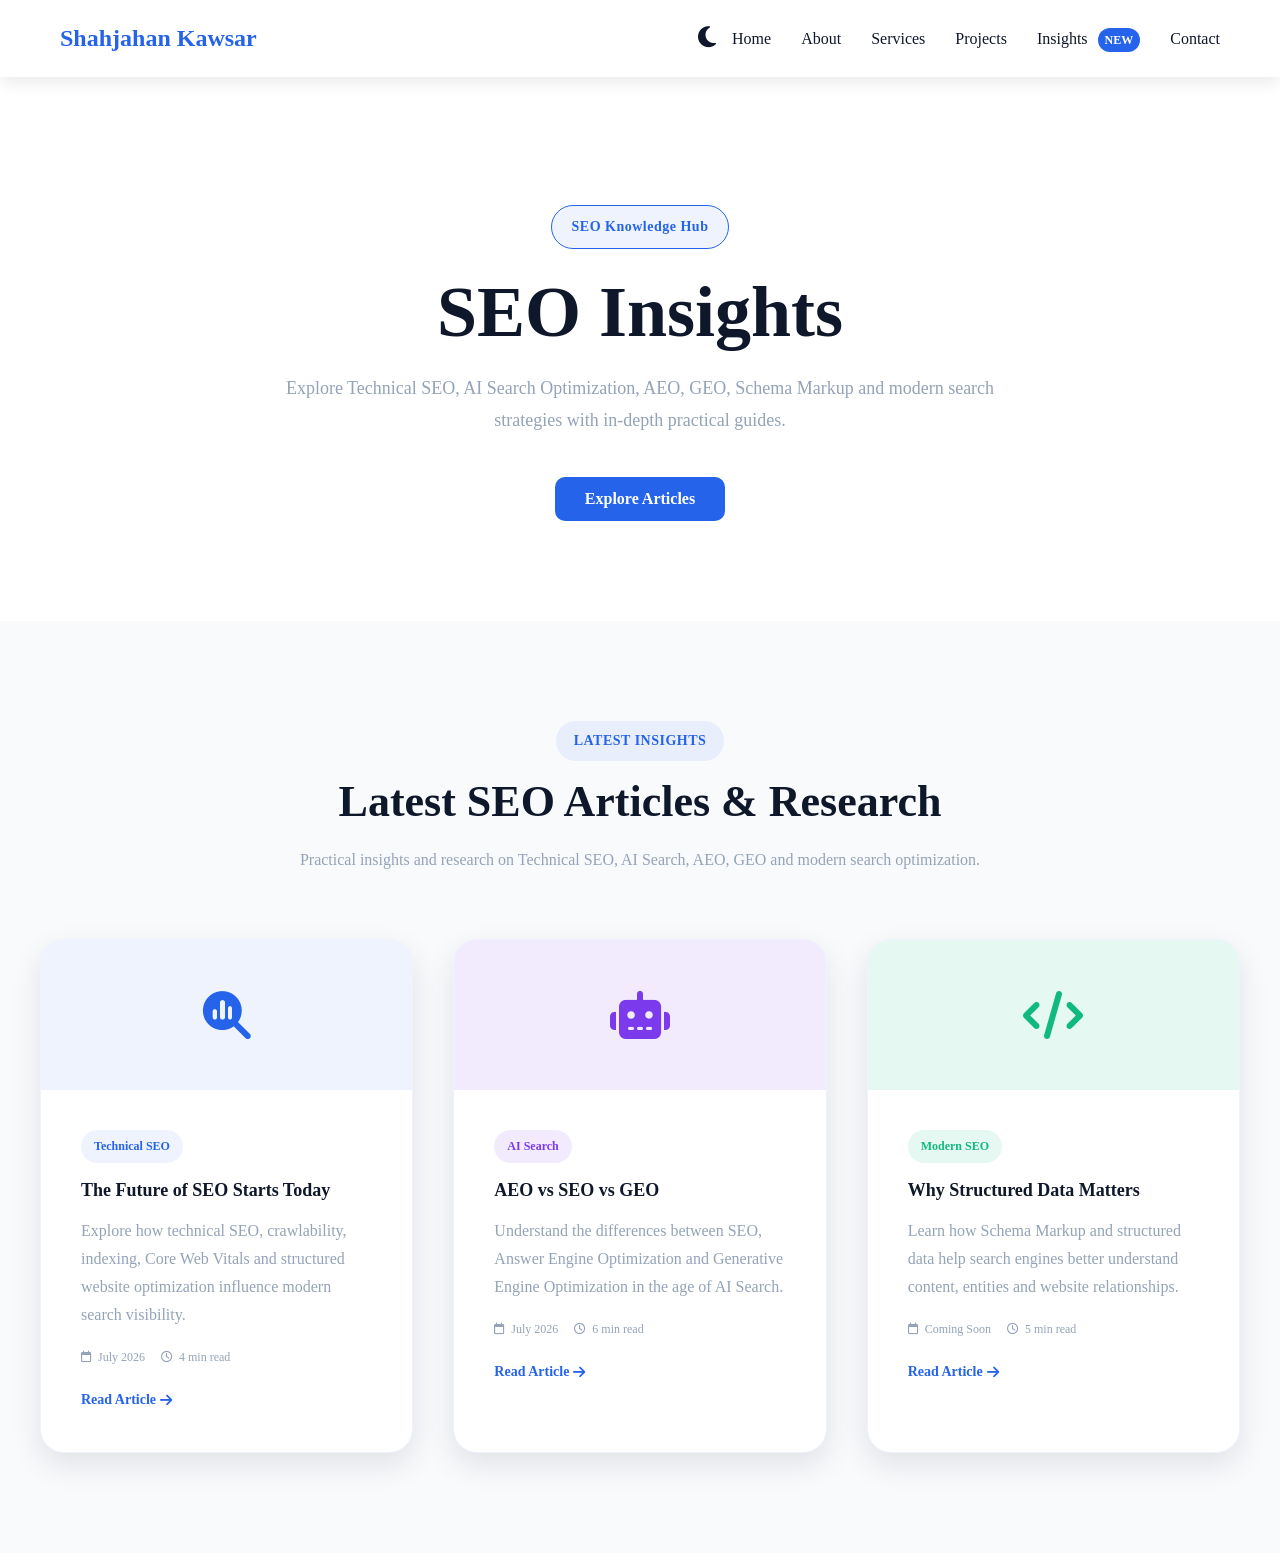
<file: insights/index.html>
<!DOCTYPE html>
<html lang="en">

<head>

    <meta charset="UTF-8">
    <meta name="viewport" content="width=device-width, initial-scale=1.0">

    <title>SEO Insights | Shahjahan Kawsar</title>

    <meta name="description"
          content="Technical SEO, AI Search, AEO, GEO and modern search optimization insights.">

    <link rel="canonical"
          href="https://skawsarsyl.github.io/my-project/insights/">

    <link rel="icon"
      type="image/png"
      href="../images/favicon.png">

<link rel="apple-touch-icon"
      href="../images/favicon.png">


<link rel="stylesheet" href="../css/variables.css">
<link rel="stylesheet" href="../css/base.css">
<link rel="stylesheet" href="../css/layout.css">
<link rel="stylesheet" href="../css/components.css">
<link rel="stylesheet" href="../css/utilities.css">
<link rel="stylesheet" href="../css/animations.css">
<link rel="stylesheet" href="../css/sections.css">
<link rel="stylesheet" href="../css/responsive.css">


<link rel="preconnect"
      href="https://cdnjs.cloudflare.com"
      crossorigin>

<link rel="stylesheet"
      href="https://cdnjs.cloudflare.com/ajax/libs/font-awesome/6.7.2/css/all.min.css">

</head>

<body>

<!-- ================= NAVBAR ================= -->

<header>

          <div id="progress-bar"></div>

        <nav class="navbar">

        <div class="logo">
           <a href="../index.html">Shahjahan Kawsar</a>
        </div>
            
        <button class="theme-toggle" aria-label="Toggle Theme">
            <i class="fa-solid fa-moon"></i>
        </button>

        <button class="menu-toggle" aria-label="Toggle Menu">
            <i class="fa-solid fa-bars"></i>
        </button>

        <ul class="nav-links">

            <li>
                <a href="../index.html#home">Home</a>
            </li>

            <li>
                <a href="../index.html#about">About</a>
            </li>

            <li>
                <a href="../index.html#services">Services</a>
            </li>

            <li>
                <a href="../index.html#projects">Projects</a>
            </li>

            <li class="nav-insights">
                <a href="index.html" class="active">
                    Insights
                    <span class="nav-badge">NEW</span>
                </a>
            </li>

            <li>
                <a href="../index.html#contact">Contact</a>
            </li>

        </ul>

    </nav>

</header>


<section class="insights-hero">

    <div class="container">

        <span class="hero-badge">
            SEO Knowledge Hub
        </span>

        <h1>
            SEO Insights
        </h1>

        <p>
            Explore Technical SEO, AI Search Optimization,
            AEO, GEO, Schema Markup and modern search
            strategies with in-depth practical guides.
        </p>

        <a href="#latest-insights" class="btn">
            Explore Articles
        </a>

   

    </div>


</section>


<!-- =====================================================
     LATEST INSIGHTS
===================================================== -->

<section class="latest-insights-page" id="latest-insights">

    <div class="container">

        <span class="section-tag">
            LATEST INSIGHTS
        </span>

        <h2 class="section-title">
            Latest SEO Articles & Research
        </h2>

        <p class="section-subtitle">
            Practical insights and research on Technical SEO,
            AI Search, AEO, GEO and modern search optimization.
        </p>


        <div class="insights-articles">


            <!-- ================= TECHNICAL SEO ================= -->

            <article class="insight-article-card">

                <div class="insight-card-icon seo">
                    <i class="fa-solid fa-magnifying-glass-chart"></i>
                </div>

                <div class="insight-card-content">

                    <span class="insight-category seo">
                        Technical SEO
                    </span>

                    <h3>
                        The Future of SEO Starts Today
                    </h3>

                    <p>
                        Explore how technical SEO, crawlability,
                        indexing, Core Web Vitals and structured
                        website optimization influence modern search visibility.
                    </p>

                    <div class="insight-meta">
                        <span>
                            <i class="fa-regular fa-calendar"></i>
                            July 2026
                        </span>

                        <span>
                            <i class="fa-regular fa-clock"></i>
                            4 min read
                        </span>
                    </div>

                    <a href="#" class="insight-read-more">
                        Read Article
                        <i class="fa-solid fa-arrow-right"></i>
                    </a>

                </div>

            </article>


            <!-- ================= AI SEARCH ================= -->

            <article class="insight-article-card">

                <div class="insight-card-icon ai">
                    <i class="fa-solid fa-robot"></i>
                </div>

                <div class="insight-card-content">

                    <span class="insight-category ai">
                        AI Search
                    </span>

                    <h3>
                        AEO vs SEO vs GEO
                    </h3>

                    <p>
                        Understand the differences between SEO,
                        Answer Engine Optimization and Generative
                        Engine Optimization in the age of AI Search.
                    </p>

                    <div class="insight-meta">
                        <span>
                            <i class="fa-regular fa-calendar"></i>
                            July 2026
                        </span>

                        <span>
                            <i class="fa-regular fa-clock"></i>
                            6 min read
                        </span>
                    </div>

                    <a href="aeo-vs-seo.html" class="insight-read-more">
                        Read Article
                        <i class="fa-solid fa-arrow-right"></i>
                    </a>

                </div>

            </article>


            <!-- ================= SCHEMA / MODERN SEO ================= -->

            <article class="insight-article-card">

                <div class="insight-card-icon schema">
                    <i class="fa-solid fa-code"></i>
                </div>

                <div class="insight-card-content">

                    <span class="insight-category schema">
                        Modern SEO
                    </span>

                    <h3>
                        Why Structured Data Matters
                    </h3>

                    <p>
                        Learn how Schema Markup and structured data
                        help search engines better understand content,
                        entities and website relationships.
                    </p>

                    <div class="insight-meta">
                        <span>
                            <i class="fa-regular fa-calendar"></i>
                            Coming Soon
                        </span>

                        <span>
                            <i class="fa-regular fa-clock"></i>
                            5 min read
                        </span>
                    </div>


                    <a href="#" class="insight-read-more">
                        Read Article
                        <i class="fa-solid fa-arrow-right"></i>
                    </a>

                </div>

            </article>


        </div>

    </div>

</section>



    <script src="../js/script.js"></script>
</file>
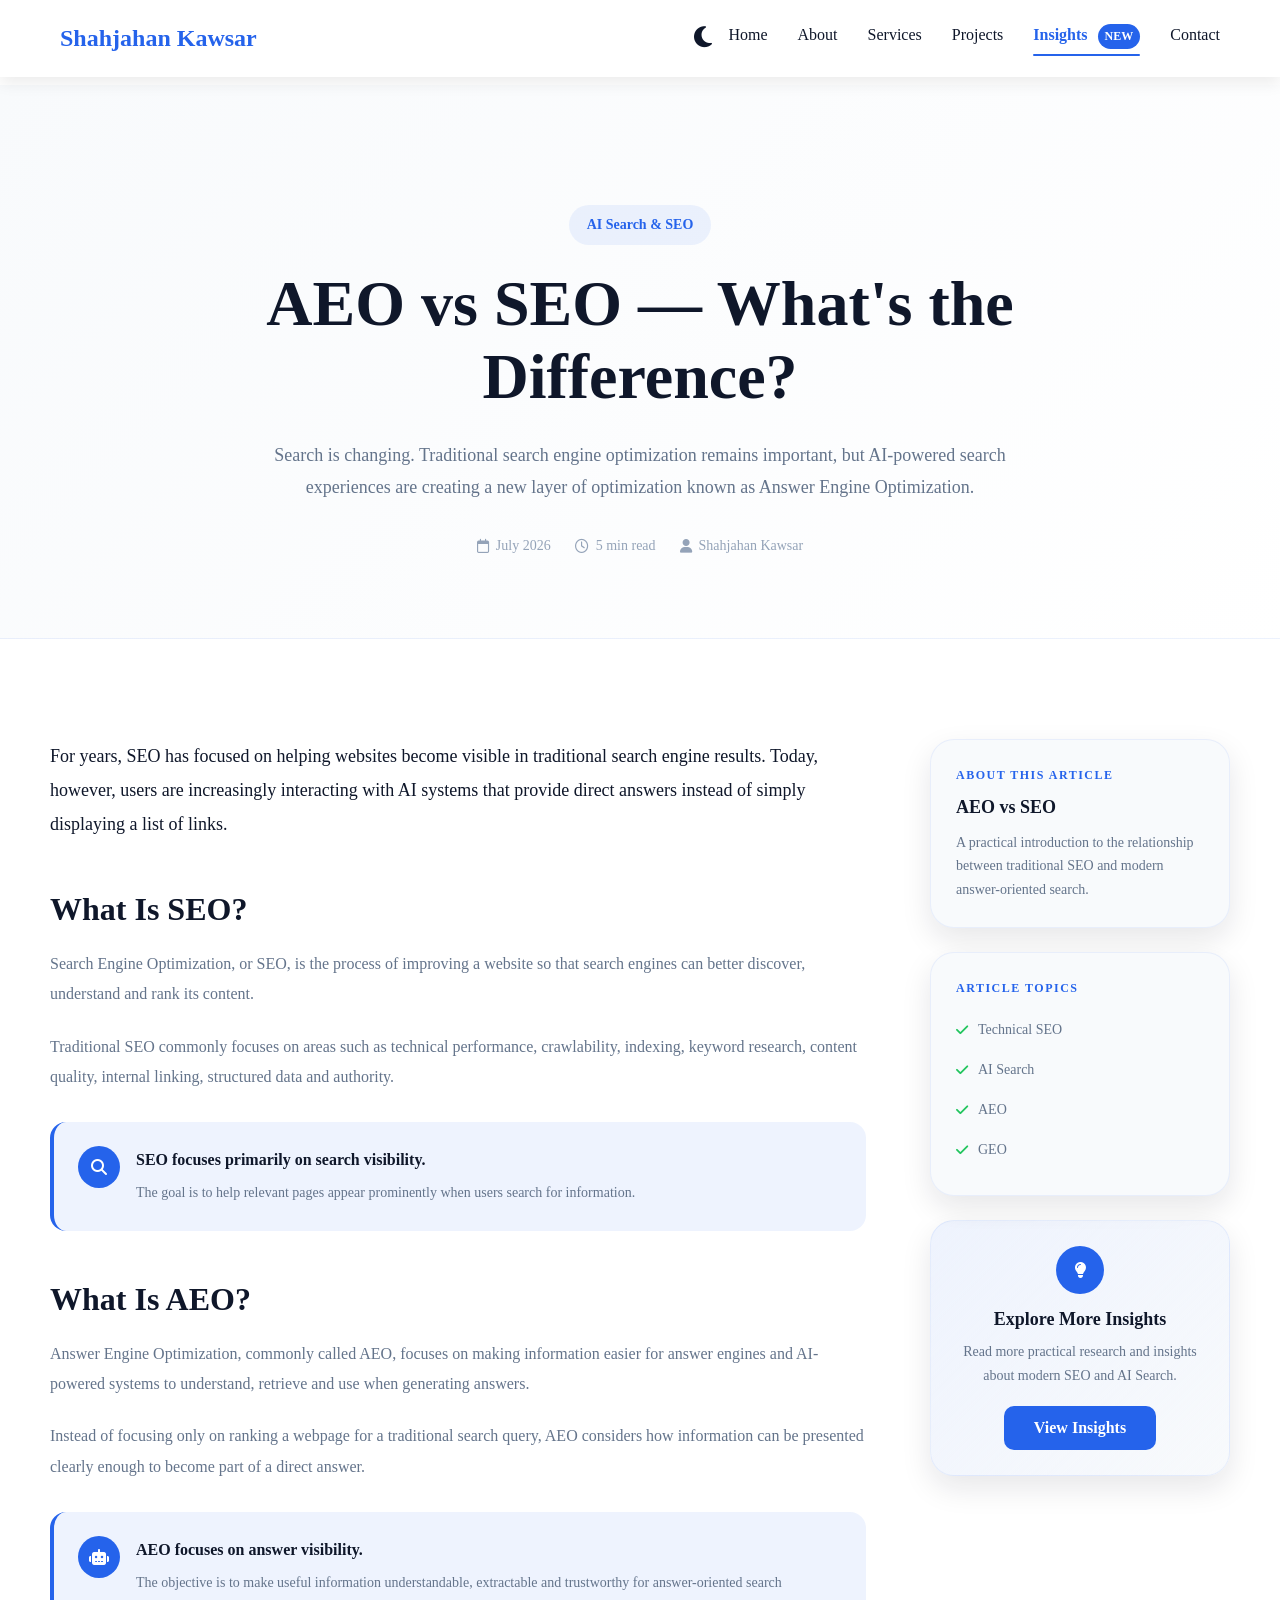
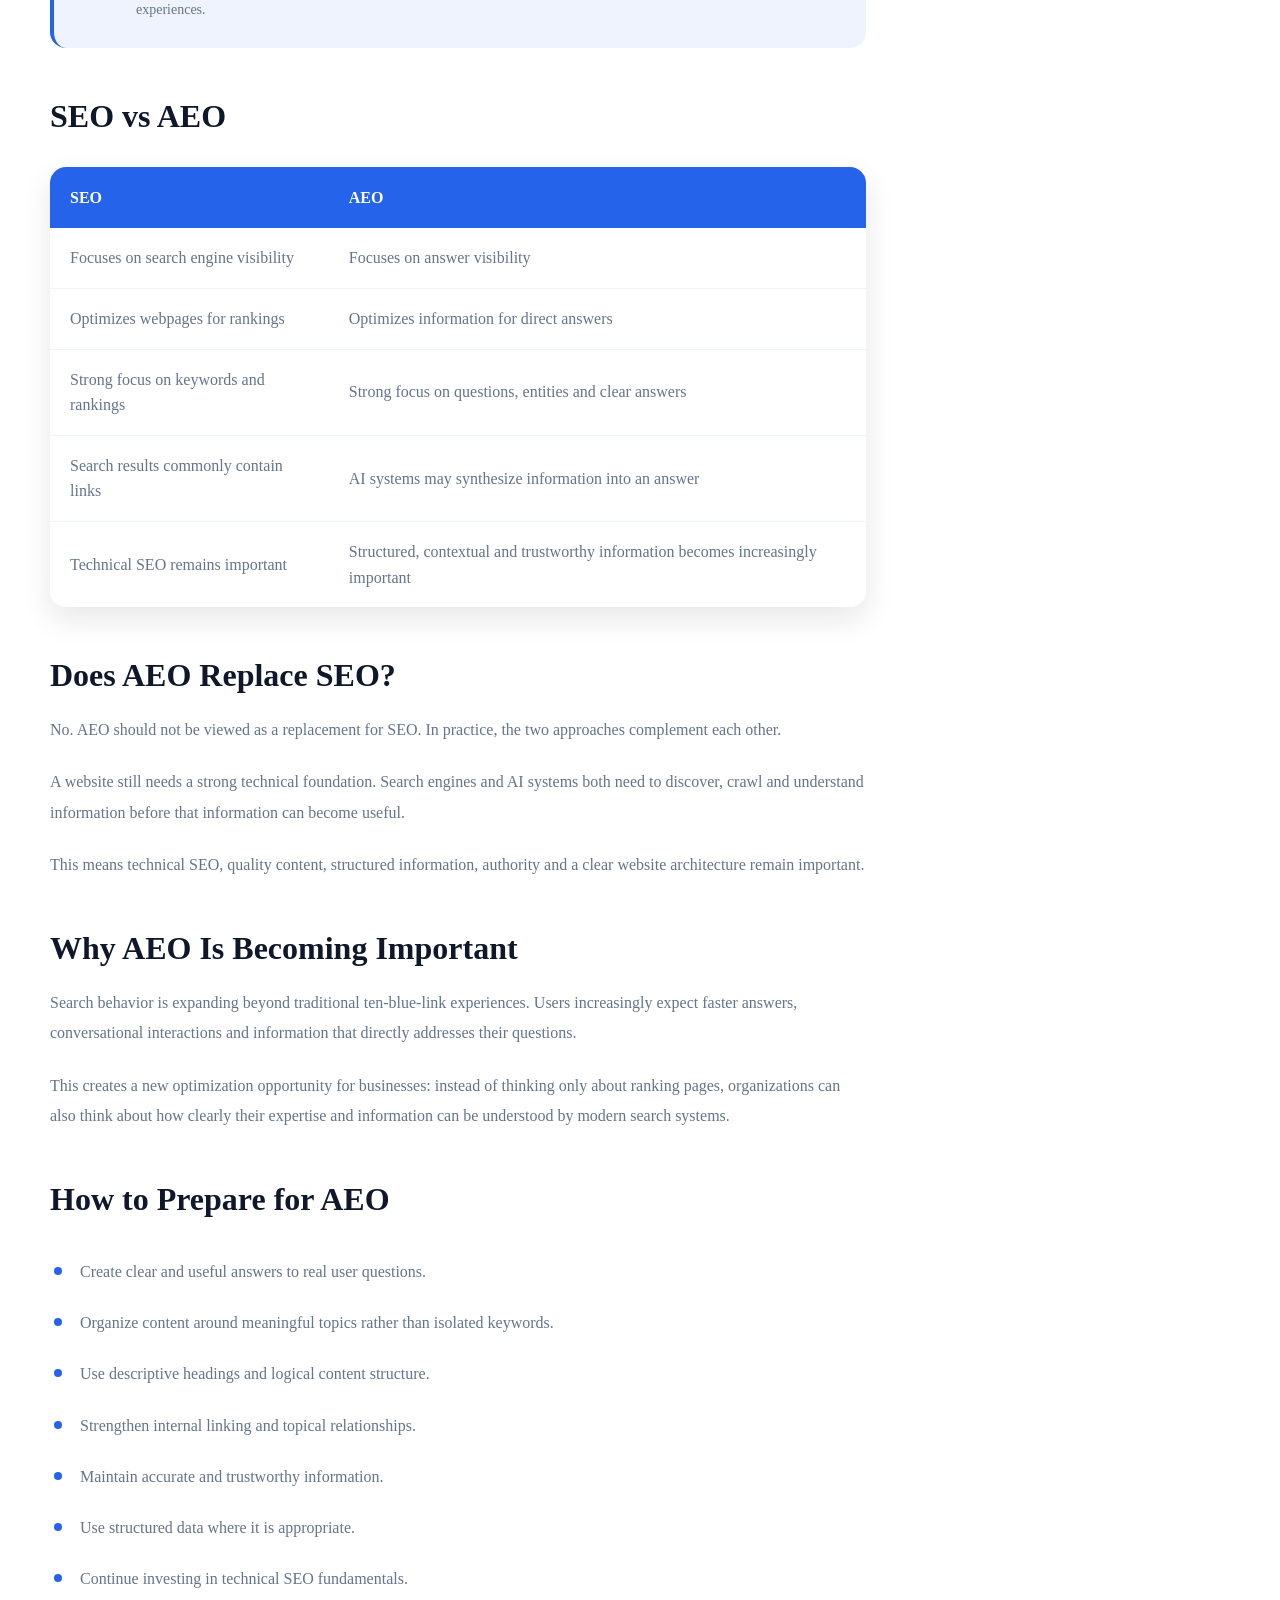
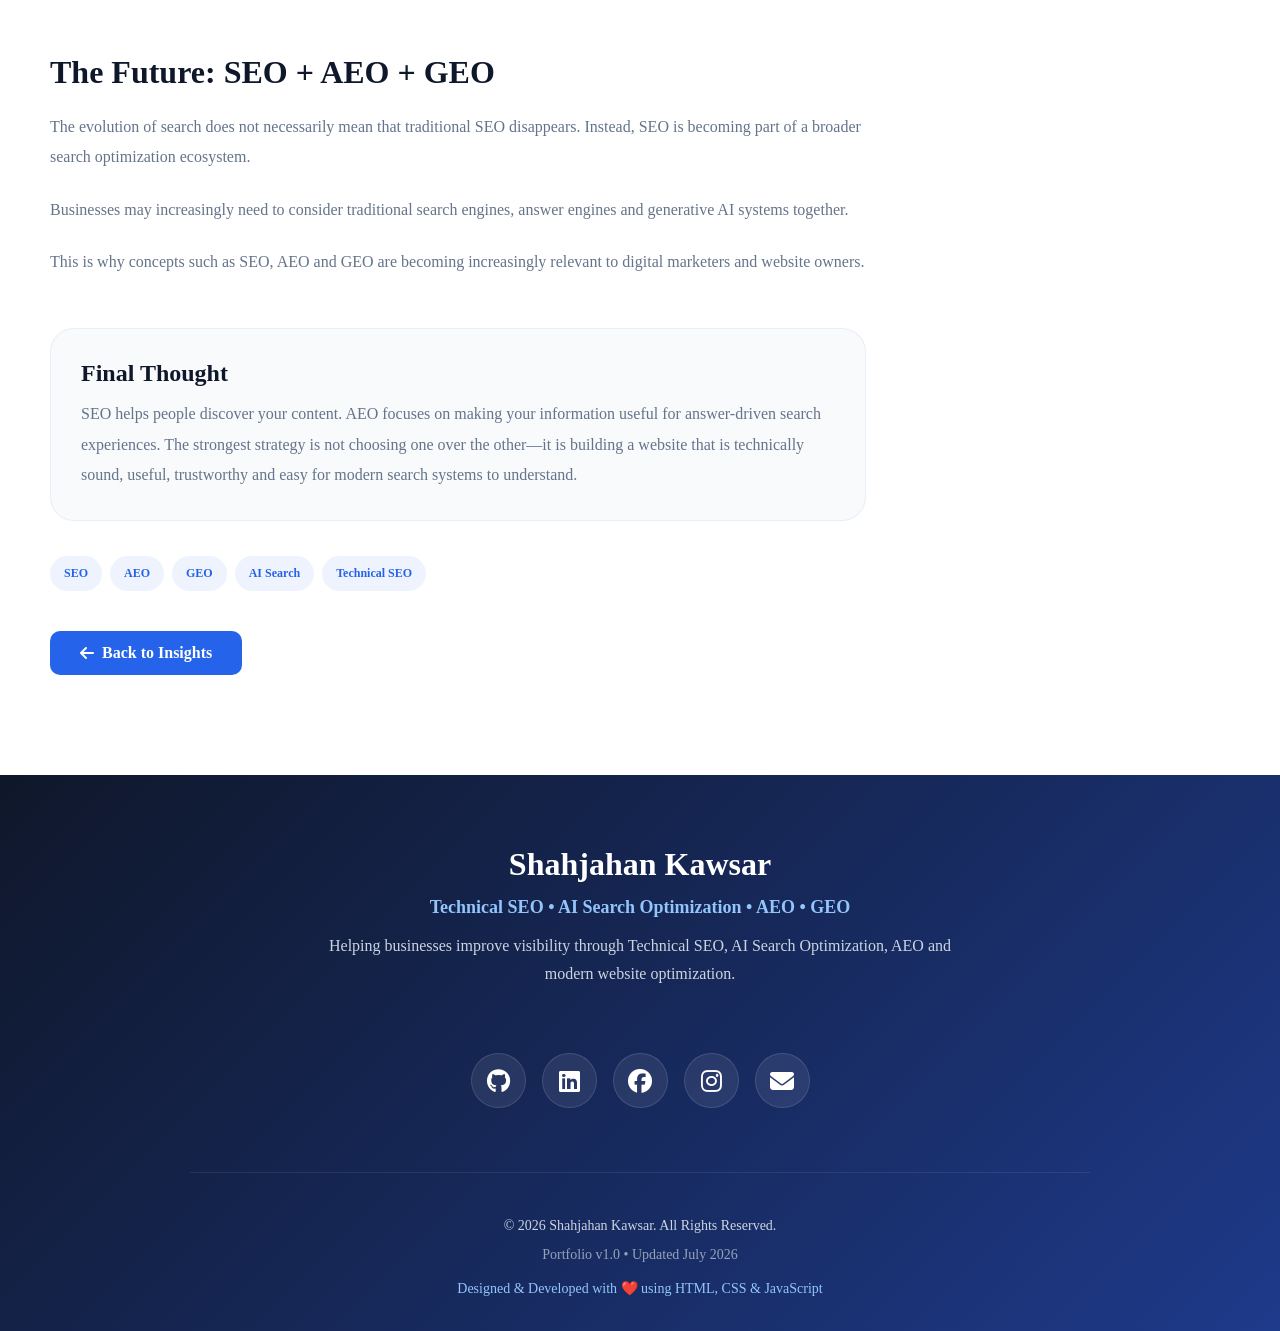
<file: insights/aeo-vs-seo.html>
<!DOCTYPE html>

<html lang="en">

<head>


<meta charset="UTF-8">

<meta name="viewport"
      content="width=device-width, initial-scale=1.0">

<title>AEO vs SEO — What's the Difference? | Shahjahan Kawsar</title>

<meta name="description"
      content="Learn the difference between SEO and Answer Engine Optimization (AEO), how search is evolving, and why businesses should prepare for AI-powered search.">

<link rel="canonical"
      href="https://skawsarsyl.github.io/my-project/insights/aeo-vs-seo.html">

<!-- Favicon -->

<link rel="icon"
      type="image/png"
      href="../images/favicon.png">

<link rel="apple-touch-icon"
      href="../images/favicon.png">


<!-- Global CSS -->

<link rel="stylesheet"
      href="../css/variables.css">

<link rel="stylesheet"
      href="../css/base.css">

<link rel="stylesheet"
      href="../css/layout.css">

<link rel="stylesheet"
      href="../css/components.css">

<link rel="stylesheet"
      href="../css/utilities.css">

<link rel="stylesheet"
      href="../css/animations.css">

<link rel="stylesheet"
      href="../css/sections.css">

<link rel="stylesheet"
      href="../css/responsive.css">


<!-- Article CSS -->

<link rel="stylesheet"
      href="../css/article.css">


<!-- Font Awesome -->

<link rel="preconnect"
      href="https://cdnjs.cloudflare.com"
      crossorigin>

<link rel="stylesheet"
      href="https://cdnjs.cloudflare.com/ajax/libs/font-awesome/6.7.2/css/all.min.css">


</head>

<body>

<!-- ================= NAVBAR ================= -->

<header>


<div id="progress-bar"></div>

<nav class="navbar">

    <div class="logo">

        <a href="../index.html">
            Shahjahan Kawsar
        </a>

    </div>


    <button class="theme-toggle"
            aria-label="Toggle Theme">

        <i class="fa-solid fa-moon"></i>

    </button>


    <button class="menu-toggle"
            aria-label="Toggle Menu"
            aria-controls="primary-navigation"
            aria-expanded="false">

        <i class="fa-solid fa-bars"></i>

    </button>


    <ul class="nav-links"
        id="primary-navigation">

        <li>
            <a href="../index.html#home">
                Home
            </a>
        </li>

        <li>
            <a href="../index.html#about">
                About
            </a>
        </li>

        <li>
            <a href="../index.html#services">
                Services
            </a>
        </li>

        <li>
            <a href="../index.html#projects">
                Projects
            </a>
        </li>

        <li class="nav-insights">

            <a href="index.html"
               class="active">

                Insights

                <span class="nav-badge">
                    NEW
                </span>

            </a>

        </li>

        <li>
            <a href="../index.html#contact">
                Contact
            </a>
        </li>

    </ul>

</nav>


</header>

<!-- ================= ARTICLE HERO ================= -->

<main>

<section class="article-hero">


<div class="article-container">

    <span class="article-badge-main">
        AI Search & SEO
    </span>

    <h1>
        AEO vs SEO — What's the Difference?
    </h1>

    <p class="article-intro">

        Search is changing. Traditional search engine optimization
        remains important, but AI-powered search experiences are
        creating a new layer of optimization known as Answer Engine
        Optimization.

    </p>


    <div class="article-meta-main">

        <span>
            <i class="fa-regular fa-calendar"></i>
            July 2026
        </span>

        <span>
            <i class="fa-regular fa-clock"></i>
            5 min read
        </span>

        <span>
            <span>
                <i class="fa-solid fa-user"></i>
                Shahjahan Kawsar
            </span>
        </span>

    </div>

</div>


</section>

<!-- ================= ARTICLE CONTENT ================= -->

<section class="article-section">


<div class="article-layout">


    <!-- Main Article -->

    <article class="article-content">


        <p class="article-lead">

            For years, SEO has focused on helping websites become
            visible in traditional search engine results. Today,
            however, users are increasingly interacting with AI
            systems that provide direct answers instead of simply
            displaying a list of links.

        </p>


        <h2>
            What Is SEO?
        </h2>

        <p>

            Search Engine Optimization, or SEO, is the process of
            improving a website so that search engines can better
            discover, understand and rank its content.

        </p>

        <p>

            Traditional SEO commonly focuses on areas such as
            technical performance, crawlability, indexing, keyword
            research, content quality, internal linking, structured
            data and authority.

        </p>


        <div class="article-highlight">

            <i class="fa-solid fa-magnifying-glass"></i>

            <div>

                <strong>
                    SEO focuses primarily on search visibility.
                </strong>

                <p>
                    The goal is to help relevant pages appear prominently
                    when users search for information.
                </p>

            </div>

        </div>


        <h2>
            What Is AEO?
        </h2>

        <p>

            Answer Engine Optimization, commonly called AEO,
            focuses on making information easier for answer engines
            and AI-powered systems to understand, retrieve and use
            when generating answers.

        </p>

        <p>

            Instead of focusing only on ranking a webpage for a
            traditional search query, AEO considers how information
            can be presented clearly enough to become part of a
            direct answer.

        </p>


        <div class="article-highlight">

            <i class="fa-solid fa-robot"></i>

            <div>

                <strong>
                    AEO focuses on answer visibility.
                </strong>

                <p>
                    The objective is to make useful information
                    understandable, extractable and trustworthy for
                    answer-oriented search experiences.
                </p>

            </div>

        </div>


        <h2>
            SEO vs AEO
        </h2>


        <div class="comparison-table-wrapper">

            <table class="comparison-table">

                <thead>

                    <tr>

                        <th>
                            SEO
                        </th>

                        <th>
                            AEO
                        </th>

                    </tr>

                </thead>

                <tbody>

                    <tr>

                        <td>
                            Focuses on search engine visibility
                        </td>

                        <td>
                            Focuses on answer visibility
                        </td>

                    </tr>

                    <tr>

                        <td>
                            Optimizes webpages for rankings
                        </td>

                        <td>
                            Optimizes information for direct answers
                        </td>

                    </tr>

                    <tr>

                        <td>
                            Strong focus on keywords and rankings
                        </td>

                        <td>
                            Strong focus on questions, entities and clear answers
                        </td>

                    </tr>

                    <tr>

                        <td>
                            Search results commonly contain links
                        </td>

                        <td>
                            AI systems may synthesize information into an answer
                        </td>

                    </tr>

                    <tr>

                        <td>
                            Technical SEO remains important
                        </td>

                        <td>
                            Structured, contextual and trustworthy information becomes increasingly important
                        </td>

                    </tr>

                </tbody>

            </table>

        </div>


        <h2>
            Does AEO Replace SEO?
        </h2>

        <p>

            No. AEO should not be viewed as a replacement for SEO.

            In practice, the two approaches complement each other.

        </p>

        <p>

            A website still needs a strong technical foundation.
            Search engines and AI systems both need to discover,
            crawl and understand information before that information
            can become useful.

        </p>

        <p>

            This means technical SEO, quality content, structured
            information, authority and a clear website architecture
            remain important.

        </p>


        <h2>
            Why AEO Is Becoming Important
        </h2>

        <p>

            Search behavior is expanding beyond traditional
            ten-blue-link experiences.

            Users increasingly expect faster answers, conversational
            interactions and information that directly addresses
            their questions.

        </p>

        <p>

            This creates a new optimization opportunity for businesses:
            instead of thinking only about ranking pages, organizations
            can also think about how clearly their expertise and
            information can be understood by modern search systems.

        </p>


        <h2>
            How to Prepare for AEO
        </h2>


        <ul class="article-list">

            <li>
                Create clear and useful answers to real user questions.
            </li>

            <li>
                Organize content around meaningful topics rather than
                isolated keywords.
            </li>

            <li>
                Use descriptive headings and logical content structure.
            </li>

            <li>
                Strengthen internal linking and topical relationships.
            </li>

            <li>
                Maintain accurate and trustworthy information.
            </li>

            <li>
                Use structured data where it is appropriate.
            </li>

            <li>
                Continue investing in technical SEO fundamentals.
            </li>

        </ul>


        <h2>
            The Future: SEO + AEO + GEO
        </h2>

        <p>

            The evolution of search does not necessarily mean that
            traditional SEO disappears.

            Instead, SEO is becoming part of a broader search
            optimization ecosystem.

        </p>

        <p>

            Businesses may increasingly need to consider traditional
            search engines, answer engines and generative AI systems
            together.

        </p>

        <p>

            This is why concepts such as SEO, AEO and GEO are becoming
            increasingly relevant to digital marketers and website
            owners.

        </p>


        <div class="article-conclusion">

            <h3>
                Final Thought
            </h3>

            <p>

                SEO helps people discover your content.

                AEO focuses on making your information useful for
                answer-driven search experiences.

                The strongest strategy is not choosing one over the
                other—it is building a website that is technically
                sound, useful, trustworthy and easy for modern search
                systems to understand.

            </p>

        </div>


        <!-- Article Tags -->

        <div class="article-tags">

            <span>SEO</span>
            <span>AEO</span>
            <span>GEO</span>
            <span>AI Search</span>
            <span>Technical SEO</span>

        </div>


        <!-- Back -->

        <div class="article-back">

            <a href="index.html"
               class="btn article-back-btn">

                <i class="fa-solid fa-arrow-left"></i>

                Back to Insights

            </a>

        </div>


    </article>


    <!-- Sidebar -->

    <aside class="article-sidebar">


        <div class="sidebar-card">

            <span class="sidebar-label">
                ABOUT THIS ARTICLE
            </span>

            <h3>
                AEO vs SEO
            </h3>

            <p>

                A practical introduction to the relationship between
                traditional SEO and modern answer-oriented search.

            </p>

        </div>


        <div class="sidebar-card">

            <span class="sidebar-label">
                ARTICLE TOPICS
            </span>

            <ul>

                <li>
                    <i class="fa-solid fa-check"></i>
                    Technical SEO
                </li>

                <li>
                    <i class="fa-solid fa-check"></i>
                    AI Search
                </li>

                <li>
                    <i class="fa-solid fa-check"></i>
                    AEO
                </li>

                <li>
                    <i class="fa-solid fa-check"></i>
                    GEO
                </li>

            </ul>

        </div>


        <div class="sidebar-card sidebar-cta">

            <i class="fa-solid fa-lightbulb"></i>

            <h3>
                Explore More Insights
            </h3>

            <p>
                Read more practical research and insights about
                modern SEO and AI Search.
            </p>

            <a href="index.html"
               class="btn">

                View Insights

            </a>

        </div>


    </aside>


</div>


</section>

</main>

<!-- ================= FOOTER ================= -->

<footer id="footer">


<div class="container">

    <h2 class="footer-title">
        Shahjahan Kawsar
    </h2>

    <p class="footer-tagline">
        Technical SEO • AI Search Optimization • AEO • GEO
    </p>

    <p class="footer-text">

        Helping businesses improve visibility through Technical SEO,
        AI Search Optimization, AEO and modern website optimization.

    </p>


    <div class="footer-social">

        <a href="https://github.com/skawsarsyl"
           target="_blank"
           rel="noopener noreferrer"
           aria-label="GitHub">

            <i class="fa-brands fa-github"></i>

        </a>


        <a href="https://www.linkedin.com/in/shahjahan-kawsar"
           target="_blank"
           rel="noopener noreferrer"
           aria-label="LinkedIn">

            <i class="fa-brands fa-linkedin"></i>

        </a>


        <a href="https://www.facebook.com/shahjahan.kawsar"
           target="_blank"
           rel="noopener noreferrer"
           aria-label="Facebook">

            <i class="fa-brands fa-facebook"></i>

        </a>


        <a href="https://www.instagram.com/sajkawsar/"
           target="_blank"
           rel="noopener noreferrer"
           aria-label="Instagram">

            <i class="fa-brands fa-instagram"></i>

        </a>


        <a href="mailto:skawsarsyl@gmail.com"
           aria-label="Email">

            <i class="fa-solid fa-envelope"></i>

        </a>

    </div>


    <hr class="footer-divider">


    <p class="copyright">

        © 2026 Shahjahan Kawsar.
        All Rights Reserved.

    </p>


    <p class="footer-version">

        Portfolio v1.0 • Updated July 2026

    </p>


    <p class="developer-credit">

        Designed & Developed with ❤️
        using HTML, CSS & JavaScript

    </p>

</div>


</footer>

<!-- Back To Top -->

<button id="backToTop"
     aria-label="Back to Top">


<i class="fa-solid fa-arrow-up"></i>


</button>

<script src="../js/script.js"></script>

</body>

</html>
</file>
<file: css/variables.css>
/* =====================================================
   DESIGN TOKENS
   Shahjahan Kawsar Portfolio Design System
===================================================== */

:root {

    /* ==========================================
       BRAND COLORS
    ========================================== */

    --primary: #2563eb;
    --primary-light: #60a5fa;
    --primary-dark: #1d4ed8;
    --primary-hover: #1e40af;

    --secondary: #7c3aed;
    --accent: #06b6d4;

    --success: #22c55e;
    --warning: #f59e0b;
    --danger: #ef4444;
    --info: #0ea5e9;


    /* ==========================================
       BACKGROUND COLORS
    ========================================== */

    --background: #ffffff;
    --surface: #f8fafc;
    --card: #ffffff;
    --glass: rgba(255, 255, 255, .65);

    --background-dark: #0f172a;
    --surface-dark: #111827;
    --card-dark: #1e293b;


    /* ==========================================
       TEXT COLORS
    ========================================== */

    --heading: #0f172a;
    --text: #475569;
    --text-light: #64748b;
    --text-muted: #94a3b8;
    --text-white: #ffffff;
    --black: #000000;

    --footer-text:#93c5fd;
    --footer-muted:#cbd5e1;
    --footer-accent:#94a3b8;

    /* ==========================================
       HERO TOKENS
    ========================================== */

    --hero-image: 430px;
    --hero-image-mobile: 280px;
    --hero-circle-mobile: 320px;
    --hero-circle: 430px;
    --hero-blur: 80px;
    --hero-overlay: 500px;
    --hero-content-width: 620px;
    --hero-overlay-blur: 80px;
    --hero-social-size: 48px;
    --hero-badge-padding: 10px 22px;
    --hero-subtitle-height: 45px;
    --hero-overlay-color: rgba(58, 134, 255, .18);
    --section-header-width:750px;
    --section-text-width:700px;
    --animation-rotate: 12s;

    --about-image: 420px;
    --info-box-padding: 22px;
    --info-box-width: 150px;

    --hover-lift-sm:-4px;
    --hover-lift-md:-6px;
    --hover-lift-lg:-8px;
    --hover-lift-xl:-10px;

    --stats-card-padding: 40px 25px;
    --stats-card-min: 220px;
    --skill-card-min:220px;
    --skill-card-padding:35px 20px;
    --skill-progress-padding:25px;


    --service-card-min:300px;
    --service-card-padding:40px 30px;
    --service-icon-gap:25px;
    --article-padding:28px;
    --section-padding:100px;
    --contact-card-padding:24px;
    --contact-icon-size:60px;



    --footer-padding:70px 8% 30px;
    --footer-padding-mobile:60px 6% 25px;
    --footer-social-size:55px;
    --footer-social-size-mobile:48px;
    --footer-text-width:650px;
    --footer-divider-width:900px;
    --footer-social-bg:rgba(255,255,255,.08);
    --footer-social-border:rgba(255,255,255,.12);
    --hover-scale:1.08;

    /* ==========================================
       HERO COLORS
    ========================================== */

    --hero-title: #0f172a;
    --hero-highlight: #2563eb;
    --hero-subtitle: #1e293b;
    --hero-text: #64748b;


    /* ==========================================
       BORDER
    ========================================== */

    --border: #e2e8f0;
    --border-light: #f1f5f9;
    --border-dark: #334155;
    --primary-soft-bg: rgba(37, 99, 235, .08);

    /* ==========================================
       BORDER RADIUS
    ========================================== */

    --radius-xs: 6px;
    --radius-sm: 10px;
    --radius-md: 16px;
    --radius-lg: 24px;
    --radius-xl: 32px;
    --radius-pill: 999px;
/* ==========================================
   COMPONENT TOKENS
========================================== */

    --btn-padding-sm:10px 20px;
    --btn-padding:14px 30px;
    --btn-padding-lg:16px 36px;
    
    --badge-padding:6px 14px;
    --input-padding:14px 18px;

    --icon-box:70px;

    --progress-height:12px;
    --progress-animation:1.8s ease;

    --glass-blur:14px;
    --glass-border:rgba(255,255,255,.20);

    /* ==========================================
       SPACING
    ========================================== */

    --space-xs: 4px;
    --space-sm: 8px;
    --space-md: 16px;
    --space-lg: 24px;
    --space-xl: 40px;
    --space-2xl: 64px;
    --space-section: 100px;


    /* ==========================================
       TYPOGRAPHY
    ========================================== */

    --font-family: 'Poppins', sans-serif;

    --font-xs: .75rem;      /*12*/
    --font-sm: .875rem;     /*14*/
    --font-md: 1rem;        /*16*/
    --font-lg: 1.125rem;    /*18*/
    --font-xl: 1.5rem;      /*24*/
    --font-2xl: 2rem;       /*32*/
    --font-3xl: 2.75rem;    /*44*/
    --font-4xl: 3.75rem;    /*60*/


    /* ==========================================
       FONT WEIGHT
    ========================================== */

    --fw-light: 300;
    --fw-normal: 400;
    --fw-medium: 500;
    --fw-semibold: 600;
    --fw-bold: 700;
    --fw-black: 800;


    /* ==========================================
       SHADOWS
    ========================================== */

    --shadow-xs: 0 2px 6px rgba(0, 0, 0, .05);
    --shadow-sm: 0 6px 15px rgba(0, 0, 0, .08);
    --shadow-md: 0 12px 30px rgba(15, 23, 42, .10);
    --shadow-lg: 0 18px 45px rgba(15, 23, 42, .14);
    --shadow-xl: 0 30px 60px rgba(15, 23, 42, .18);
    --shadow-glow: 0 0 30px rgba(37, 99, 235, .35);
    --shadow-primary:0 14px 35px rgba(37,99,235,.45);
    --focus-ring:0 0 0 3px rgba(37,99,235,.15);


    /* ==========================================
   GRADIENTS
========================================== */

    --gradient-primary:
        linear-gradient(90deg,var(--primary),var(--primary-light));

    --footer-gradient:
        linear-gradient(135deg,#0f172a,#1e3a8a);

    /* ==========================================
       Z-INDEX
    ========================================== */

    --z-dropdown: 100;
    --z-sticky: 500;
    --z-fixed: 1000;
    --z-modal: 2000;
    --z-toast: 3000;
    --z-tooltip: 4000;


    /* ==========================================
       OPACITY
    ========================================== */

    --opacity-0: 0;
    --opacity-25: .25;
    --opacity-50: .5;
    --opacity-75: .75;
    --opacity-100: 1;


    /* ==========================================
       TRANSITIONS
    ========================================== */

    --transition-fast: .25s ease;
    --transition: .35s ease;
    --transition-slow: .50s ease;


    /* ==========================================
       CONTAINER
    ========================================== */

    --container: 1200px;

    --skills-container: 1100px;
}

/* =====================================================
   DARK MODE TOKENS
===================================================== */

body.dark-mode{

    --background:#0f172a;
    --surface:#111827;
    --card:#1e293b;

    --heading:#f8fafc;
    --text:#cbd5e1;
    --text-light:#94a3b8;
    --text-muted:#64748b;

    --hero-title:#ffffff;
    --hero-highlight:#60a5fa;
    --hero-subtitle:#dbeafe;
    --hero-text:#cbd5e1;

    --border:#334155;
    --border-light:#475569;

    --glass:rgba(30,41,59,.75);

    --shadow-md:0 12px 35px rgba(0,0,0,.35);
    --shadow-lg:0 20px 50px rgba(0,0,0,.45);

}
</file>
<file: css/base.css>
/* =====================================================
   BASE CSS
   Foundation Layer
===================================================== */


/* ==========================================
   RESET
========================================== */

*,
*::before,
*::after{
    margin:0;
    padding:0;
    box-sizing:border-box;
}


/* ==========================================
   HTML
========================================== */

html{
    scroll-behavior:smooth;
    font-size:16px;
}


/* ==========================================
   BODY
========================================== */

body{

    font-family:var(--font-family) 'Poppins',sans-serif;
    background:var(--background);
    color:var(--text);
    font-size:var(--font-md);
    font-weight:var(--fw-normal);
    line-height:1.7;
    overflow-x:hidden;

    transition:
        background var(--transition),
        color var(--transition);

    text-rendering:optimizeLegibility;
    -webkit-font-smoothing:antialiased;
    -moz-osx-font-smoothing:grayscale;

}


/* ==========================================
   IMAGES
========================================== */

img{

    display:block;
    max-width:100%;
    height:auto;

}


/* ==========================================
   LINKS
========================================== */

a{

    color:inherit;
    text-decoration:none;
    transition:var(--transition-fast);

}


/* ==========================================
   LISTS
========================================== */

ul,
ol{

    list-style:none;

}


/* ==========================================
   BUTTONS
========================================== */

button{

    font:inherit;
    border:none;
    background:none;
    cursor:pointer;

}


/* ==========================================
   INPUTS
========================================== */

input,
textarea,
select{

    font:inherit;
    color:inherit;
    background:transparent;
    border:none;
    outline:none;

}


/* ==========================================
   HEADINGS
========================================== */

h1,
h2,
h3,
h4,
h5,
h6{

    color:var(--heading);
    font-weight:var(--fw-bold);
    line-height:1.2;

}

h1{

    font-size:var(--font-4xl);

}

h2{

    font-size:var(--font-3xl);

}

h3{

    font-size:var(--font-2xl);

}

h4{

    font-size:var(--font-xl);

}

h5{

    font-size:var(--font-lg);

}

h6{

    font-size:var(--font-md);

}


/* ==========================================
   PARAGRAPH
========================================== */

p{

    color:var(--text);
    line-height:1.8;

}


/* ==========================================
   SELECTION
========================================== */

::selection{

    background:var(--primary);
    color:#fff;

}


/* ==========================================
   FOCUS
========================================== */

:focus-visible{

    outline:2px solid var(--primary);
    outline-offset:3px;

}


/* ==========================================
   HORIZONTAL RULE
========================================== */

hr{

    border:none;
    border-top:1px solid var(--border);

}


/* ==========================================
   TABLE
========================================== */

table{

    border-collapse:collapse;
    width:100%;

}


/* ==========================================
   SVG
========================================== */

svg{

    display:block;

}


/* ==========================================
   IFRAME
========================================== */

iframe{

    border:0;
    max-width:100%;

}


/* ==========================================
   REDUCED MOTION
========================================== */

@media (prefers-reduced-motion:reduce){

    *{

        animation-duration:.01ms !important;

        animation-iteration-count:1 !important;

        transition-duration:.01ms !important;

        scroll-behavior:auto !important;

    }

}
</file>
<file: css/layout.css>
/* =====================================================
   LAYOUT CSS
   Grid • Flex • Container • Sections
===================================================== */

body {
    padding-top: 85px;
}

/* ==========================================
   MAIN CONTAINER
========================================== */

.container{
    width:min(100% - 2rem,var(--container));
    margin-inline:auto;
}


/* ==========================================
   SECTION
========================================== */

section{
    padding:var(--space-section) 0;
    position:relative;
}


/* ==========================================
   SECTION HEADER
========================================== */

.section-header{
    text-align:center;
    max-width:var(--section-header-width);
    margin:0 auto var(--space-xl);
}

.section-header h2{
    margin-bottom:var(--space-md);
}

.section-header > *{
    margin-inline:auto;
}

.section-header p{
    color:var(--text-light);
}


/* ==========================================
   GRID
========================================== */

.grid{
    display:grid;
    gap:var(--space-lg);
}


/* ==========================================
   GRID 2
========================================== */

.grid-2{
    display:grid;
    grid-template-columns:repeat(2,1fr);
    gap:var(--space-xl);
}

@media (max-width:768px){

    .grid-2{
        grid-template-columns:1fr;
    }

}


/* ==========================================
   GRID 3
========================================== */

.grid-3{
    display:grid;
    grid-template-columns:repeat(3,1fr);
    gap:var(--space-lg);
}

@media (max-width:900px){

    .grid-3{
        grid-template-columns:repeat(2,1fr);
    }

}

@media (max-width:600px){

    .grid-3{
        grid-template-columns:1fr;
    }

}


/* ==========================================
   GRID 4
========================================== */

.grid-4{
    display:grid;
    grid-template-columns:repeat(4,1fr);
    gap:var(--space-lg);
}

@media (max-width:1100px){

    .grid-4{
        grid-template-columns:repeat(2,1fr);
    }

}

@media (max-width:600px){

    .grid-4{
        grid-template-columns:1fr;
    }

}


/* ==========================================
   AUTO GRID
========================================== */

.auto-grid{
    display:grid;
    grid-template-columns:
        repeat(auto-fit,minmax(280px,1fr));
    gap:var(--space-lg);
}


/* ==========================================
   STACK
========================================== */

.stack{
    display:flex;
    flex-direction:column;
    gap:var(--space-md);
}


/* ==========================================
   CLUSTER
========================================== */

.cluster{
    display:flex;
    flex-wrap:wrap;
    gap:var(--space-md);
    align-items:center;
}


/* ==========================================
   SPLIT
========================================== */

.split{
    display:flex;
    justify-content:space-between;
    align-items:center;
    gap:var(--space-lg);
}


/* ==========================================
   SIDEBAR LAYOUT
========================================== */

.sidebar-layout{
    display:grid;
    grid-template-columns:300px 1fr;
    gap:var(--space-xl);
}

@media (max-width:768px){

    .sidebar-layout{
        grid-template-columns:1fr;
    }

}


/* ==========================================
   WRAPPER
========================================== */

.wrapper{
    width:100%;
    position:relative;
}
</file>
<file: css/components.css>
/* =====================================================
   COMPONENTS CSS
   Reusable UI Components
===================================================== */


/* =====================================================
   01. NAVBAR
===================================================== */
header{
    position:fixed;
    inset:0 0 auto 0;
    width:100%;
    background:rgba(255,255,255,.95);
    backdrop-filter:blur(10px);
    box-shadow:var(--shadow-sm);
    z-index:var(--z-fixed);
}

.navbar{
    max-width:var(--container);
    margin:auto;

    display:flex;
    justify-content:space-between;
    align-items:center;

    padding:18px 20px;
}

.logo{
    font-size:var(--font-xl);
    font-weight:var(--fw-bold);
    color:var(--primary);
}

.nav-links{
    display:flex;
    gap:30px;
}

.nav-links a{
    color:var(--heading);
    font-weight:var(--fw-medium);
    transition:var(--transition-fast);
}

.nav-links a:hover{
    color:var(--primary);
}

.nav-links a.active{
    color:var(--primary);
    font-weight:var(--fw-semibold);
}

.nav-links a.active::after{
    content:"";
    display:block;
    width:100%;
    height:2px;
    background:var(--primary);
    margin-top:5px;
    border-radius:2px;
}

.nav-badge{
    display:inline-block;
    margin-left:6px;
    padding:2px 7px;

    font-size:var(--font-xs);
    font-weight:var(--fw-bold);

    color:var(--background);
    background:var(--primary);

    border-radius:var(--radius-pill);
    text-transform:uppercase;
}


/* =====================================================
   HAMBURGER MENU
===================================================== */

.menu-toggle{
    display:none;

    background:transparent;
    border:none;

    font-size:var(--font-2xl);
    color:var(--heading);

    cursor:pointer;
    transition:var(--transition-fast);
}

.menu-toggle:hover{
    color:var(--primary);
}


/* =====================================================
   THEME TOGGLE
===================================================== */

.theme-toggle{
    background:transparent;
    border:none;

    font-size:var(--font-xl);
    color:var(--heading);

    cursor:pointer;

    transition:var(--transition-fast);

    margin-left:auto;
    margin-right:var(--space-md);
}

.theme-toggle:hover{
    color:var(--primary);
    transform:rotate(20deg);
}


/* ==========================================
   PROGRESS BAR
========================================== */

.progress {
    width: 100%;
    height: var(--progress-height);

    overflow: hidden;

    background: var(--surface);
    border-radius: var(--radius-pill);
}

.progress-bar {
    width: 0;
    height: 100%;

    background: var(--gradient-primary);

    border-radius: var(--radius-pill);

    transition: width var(--progress-animation);
}


/* =====================================================
   SCROLL PROGRESS BAR
===================================================== */

#progress-bar {
    position: fixed;
    top: 0;
    left: 0;

    width: 0;
    height: 4px;

    background: var(--gradient-primary);

    z-index: var(--z-modal);

    transition: width 0.15s linear;

    box-shadow: var(--shadow-glow);
}






 /* ==========================================
   STICKY HEADER
========================================== */

/* Future Enhancement */


/* ==========================================
   ACTIVE MENU
========================================== */

/* Current Active Navigation */




/* ==========================================
   BUTTONS
========================================== */


.btn{

    line-height:1;
    display:inline-flex;
    align-items:center;
    justify-content:center;
    gap:var(--space-sm);
    padding:var(--btn-padding);
    border:none;
    border-radius:var(--radius-sm);
    background:var(--primary);
    color:var(--text-white);
    font-size:var(--font-md);
    font-weight:var(--fw-semibold);
    cursor:pointer;
    transition:var(--transition);

}

.btn-sm{
    padding:var(--btn-padding-sm);
}

.btn-lg{
    padding:var(--btn-padding-lg);
}

.btn:hover{

    background:var(--primary-hover);
    transform:translateY(var(--hover-lift-md));
    box-shadow:var(--shadow-glow);

}

.btn-outline{

    background:transparent;
    color:var(--primary);
    border:2px solid var(--primary);
    transition:var(--transition);

}

.btn-outline:hover{
    background:var(--primary);
    color:var(--text-white);
}

.btn:focus-visible{
    outline:3px solid rgba(37,99,235,.35);
    outline-offset:3px;
}


.btn-primary {
    background: var(--primary);
    color: var(--text-white);
}

.btn-primary:hover {
    background: var(--primary-dark);
    transform: translateY(var(--hover-lift-sm));
}

/* =====================================================
   BACK TO TOP
===================================================== */

#backToTop {
    position: fixed;
    right: 25px;
    bottom: 25px;

    width: 50px;
    height: 50px;

    display: flex;
    align-items: center;
    justify-content: center;

    background: var(--gradient-primary);
    color: var(--text-white);

    border: none;
    border-radius: 50%;

    box-shadow: var(--shadow-md);
    cursor: pointer;

    opacity: 0;
    visibility: hidden;

    transform: translateY(20px);

    transition: var(--transition);

    z-index: var(--z-fixed);

    font-size: 20px;
}

#backToTop.show {
    opacity: 1;
    visibility: visible;
    transform: translateY(0);
}

#backToTop:hover {
    transform: translateY(var(--hover-lift-sm));
    box-shadow: var(--shadow-glow);
}

/* ==========================================
   DARK MODE
========================================== */

body.dark-mode{
    background:var(--background);
    color:var(--text);
}


/* ==========================================
   HEADER
========================================== */

body.dark-mode header{
    background:rgba(15,23,42,.95);
}


/* ==========================================
   NAVBAR
========================================== */

body.dark-mode .logo,
body.dark-mode .nav-links a,
body.dark-mode .theme-toggle,
body.dark-mode .menu-toggle{
    color:var(--heading);
}

body.dark-mode .nav-links a:hover,
body.dark-mode .nav-links a.active{
    color:var(--primary-light);
}


/* ==========================================
   HEADINGS
========================================== */

body.dark-mode h1,
body.dark-mode h2,
body.dark-mode h3{
    color:var(--heading);
}


/* ==========================================
   TEXT
========================================== */

body.dark-mode p{
    color:var(--text);
}


/* ==========================================
   CARDS
========================================== */

body.dark-mode .skill-card,
body.dark-mode .service-card,
body.dark-mode .project-card,
body.dark-mode .info-card{
    background:var(--card);
    color:var(--text);
    border-color:var(--border);
    box-shadow:var(--shadow-md);
}


/* ==========================================
   CARD
========================================== */

.card{

    background:var(--card);
    border:1px solid var(--border);
    border-radius:var(--radius-md);
    box-shadow:var(--shadow-sm);
    transition:var(--transition);

}

.card:hover{

    transform:translateY(var(--hover-lift-md));
    box-shadow:var(--shadow-lg);

}
.card:focus-visible{
    outline:2px solid var(--primary);
    outline-offset:4px;
}


/* ==========================================
   BADGE
========================================== */

.badge{
    display:inline-flex;
    align-items:center;
    justify-content:center;
    padding:var(--badge-padding);
    background:var(--primary-soft-bg);
    color:var(--primary);
    border-radius:var(--radius-pill);
    font-size:var(--font-xs);
    font-weight:var(--fw-semibold);
    white-space:nowrap;
}

/* ==========================================
   SECTION TAG
========================================== */

.section-tag{
    display:inline-flex;
    align-items:center;
    justify-content:center;

    padding:8px 18px;

    background:var(--primary-soft-bg);
    color:var(--primary);

    border-radius:var(--radius-pill);

    font-size:var(--font-sm);
    font-weight:var(--fw-semibold);
    letter-spacing:.5px;
}

/* ==========================================
   SECTION TEXT
========================================== */

.section-text{
    text-align:center;
    max-width:var(--section-text-width);
    margin:0 auto var(--space-2xl);

    color:var(--text-light);
    line-height:1.8;
}

/* ==========================================
   ICON BOX
========================================== */

.icon-box{
    width:var(--icon-box);
    height:var(--icon-box);

    display:flex;
    align-items:center;
    justify-content:center;

    background:var(--primary-soft-bg);
    color:var(--primary);

    border-radius:50%;

    font-size:var(--font-2xl);

    transition:var(--transition);
}

.icon-box:hover{
    transform:scale(var(--hover-scale));
}

.icon-box:focus-visible{
    outline:2px solid var(--primary);
    outline-offset:4px;
}



/* ==========================================
   INPUT
========================================== */

.input{
    width:100%;

    padding:var(--input-padding);

    border:1px solid var(--border);
    border-radius:var(--radius-sm);

    background:var(--card);
    color:var(--text);

    outline:none;

    transition:var(--transition);
}

.input:focus{
    border-color:var(--primary);
    box-shadow:var(--focus-ring);
}

/* ==========================================
   DIVIDER
========================================== */

.divider{
    width:100%;
    height:1px;
    background:var(--border-light);
}


/* ==========================================
   GLASS CARD
========================================== */

.glass{
    background:var(--glass);

    backdrop-filter:blur(var(--glass-blur));
    -webkit-backdrop-filter:blur(var(--glass-blur));

    border:1px solid var(--glass-border);
    border-radius:var(--radius-md);
}

/* ==========================================
   LINK
========================================== */

.link{
    position:relative;
    color:var(--primary);
    transition:var(--transition);
}

.link:hover{
    color:var(--primary-hover);
}

.link::after{
    content:"";
    position:absolute;
    left:0;
    bottom:-2px;
    width:0;
    height:2px;
    background:currentColor;
    transition:width var(--transition);
}

.link:hover::after{
    width:100%;
}
</file>
<file: css/utilities.css>
/* =====================================================
   UTILITIES CSS
   Enterprise Utility Classes
===================================================== */


/* ==========================================
   DISPLAY
========================================== */

.d-none{display:none;}
.d-block{display:block;}
.d-inline{display:inline;}
.d-inline-block{display:inline-block;}
.d-flex{display:flex;}
.d-grid{display:grid;}


/* ==========================================
   FLEX
========================================== */


.justify-center{
    justify-content:center;
}

.justify-between{
    justify-content:space-between;
}

.justify-around{
    justify-content:space-around;
}

.justify-evenly{
    justify-content:space-evenly;
}

.justify-start{
    justify-content:flex-start;
}

.justify-end{
    justify-content:flex-end;
}

.flex-wrap{
    flex-wrap:wrap;
}

.flex-row{
    flex-direction:row;
}

.flex-column{
    flex-direction:column;
}

.flex-row-reverse{
    flex-direction:row-reverse;
}

.flex-column-reverse{
    flex-direction:column-reverse;
}

/* ==========================================
    ALIGN
========================================== */

.align-center{
    align-items:center;
}

.align-start{
    align-items:flex-start;
}

.align-end{
    align-items:flex-end;
}
.align-self-start{
    align-self:flex-start;
}

.align-self-center{
    align-self:center;
}

.align-self-end{
    align-self:flex-end;
}

.align-self-stretch{
    align-self:stretch;
}

/* ==========================================
  Hidden / Visibility
========================================== */

.hidden{
    display:none !important;
}

.visible{
    display:block !important;
}

/* ==========================================
   TEXT ALIGN
========================================== */

.text-left{text-align:left;}
.text-center{text-align:center;}
.text-right{text-align:right;}


/* ==========================================
   FONT WEIGHT
========================================== */

.fw-light{font-weight:var(--fw-light);}
.fw-normal{font-weight:var(--fw-normal);}
.fw-medium{font-weight:var(--fw-medium);}
.fw-semibold{font-weight:var(--fw-semibold);}
.fw-bold{font-weight:var(--fw-bold);}
.fw-black{font-weight:var(--fw-black);}


/* ==========================================
   TEXT COLOR
========================================== */

.text-primary{color:var(--primary);}
.text-heading{color:var(--heading);}
.text-muted{color:var(--text-muted);}
.text-light{color:var(--text-light);}
.text-white{color:var(--text-white);}

/* ==========================================
   TEXT Transform
========================================== */
.uppercase{
    text-transform:uppercase;
}
.lowercase{
    text-transform:lowercase;
}
.capitalize{
    text-transform:capitalize;
}

/* ==========================================
   TEXT DECORATION
========================================== */

.no-underline{
    text-decoration:none;
}
.underline{
    text-decoration:underline;
}

/* ==========================================
  FONT STYLE
========================================== */
.italic{
    font-style:italic;
}
.not-italic{
    font-style:normal;
}

/* ==========================================
  FONT SIZE
========================================== */
.fs-xs{font-size:var(--font-xs);}
.fs-sm{font-size:var(--font-sm);}
.fs-md{font-size:var(--font-md);}
.fs-lg{font-size:var(--font-lg);}
.fs-xl{font-size:var(--font-xl);}
.fs-2xl{font-size:var(--font-2xl);}
.fs-3xl{font-size:var(--font-3xl);}

/* ==========================================
  LINE HEIGHT
========================================== */
.leading-tight{
    line-height:1.2;
}
.leading-normal{
    line-height:1.6;
}
.leading-relaxed{
    line-height:1.8;
}
/* ==========================================
 WHITE SPACE
========================================== */
.whitespace-nowrap{
    white-space:nowrap;
}
.whitespace-normal{
    white-space:normal;
}


/* ==========================================
  OBJECT FIT
========================================== */
.object-cover{
    object-fit:cover;
}
.object-contain{
    object-fit:contain;
}

/* ==========================================
   ORDER UTILITIES
========================================== */
.order-1{
    order:1;
}

.order-2{
    order:2;
}
.order-last{
    order:999;
}

/* ==========================================
   FLEX GROW
========================================== */
.flex-1{
    flex:1;
}
.flex-auto{
    flex:auto;
}
.flex-none{
    flex:none;
}
.flex-grow{
    flex-grow:1;
}
.flex-shrink{
    flex-shrink:1;
}
.flex-no-shrink{
    flex-shrink:0;
}

/* ==========================================
  USER SELECT
========================================== */
.select-none{
    user-select:none;
}
.select-all{
    user-select:all;
}

/* ==========================================
  POINTER EVENTS
========================================== */
.pointer-events-none{
    pointer-events:none;
}
.pointer-events-auto{
    pointer-events:auto;
}

/* ==========================================
   BORDER
========================================== */

.border{
    border:1px solid var(--border);
}
.border-0{
    border:none;
}
.border-primary{
    border-color:var(--primary);
}

/* ==========================================
   BACKGROUND
========================================== */

.bg-primary{background:var(--primary);}
.bg-card{background:var(--card);}
.bg-surface{background:var(--surface);}
.bg-transparent{background:transparent;}


/* ==========================================
   WIDTH
========================================== */

.w-fit{
    width:fit-content;
}
.w-screen{
    width:100vw;
}
.w-25{
    width:25%;
}
.w-50{
    width:50%;
}
.w-75{
    width:75%;
}
.w-100{
    width:100%;
}
.w-auto{
    width:auto;
}


/* ==========================================
   HEIGHT
========================================== */

.h-screen{
    height:100vh;
}
.min-h-screen{
    min-height:100vh;
}
.h-25{
    height:25%;
}
.h-50{
    height:50%;
}
.h-75{
    height:75%;
}
.h-100{
    height:100%;
}
.h-auto{
    height:auto;
}


 /* ==========================================
       Z-INDEX
    ========================================== */

.z-100{
    z-index:var(--z-dropdown);
}
.z-500{
    z-index:var(--z-sticky);
}
.z-1000{
    z-index:var(--z-fixed);
}
.z-2000{
    z-index:var(--z-modal);
}
.z-3000{
    z-index:var(--z-toast);
}
.z-4000{
    z-index:var(--z-tooltip);
}

/* ==========================================
   BORDER RADIUS
========================================== */

.rounded-xs{border-radius:var(--radius-xs);}
.rounded-sm{border-radius:var(--radius-sm);}
.rounded-md{border-radius:var(--radius-md);}
.rounded-lg{border-radius:var(--radius-lg);}
.rounded-pill{border-radius:var(--radius-pill);}
.rounded-circle{border-radius:50%;}


/* ==========================================
   SHADOW
========================================== */

.shadow-sm{box-shadow:var(--shadow-sm);}
.shadow-md{box-shadow:var(--shadow-md);}
.shadow-lg{box-shadow:var(--shadow-lg);}
.shadow-glow{box-shadow:var(--shadow-glow);}


/* ==========================================
   POSITION
========================================== */

.relative{position:relative;}
.absolute{position:absolute;}
.fixed{position:fixed;}
.sticky{position:sticky;}


/* ==========================================
   OVERFLOW
========================================== */

.overflow-hidden{overflow:hidden;}
.overflow-auto{overflow:auto;}
.overflow-x-auto{
    overflow-x:auto;
}
.overflow-y-auto{
    overflow-y:auto;
}
.overflow-scroll{
    overflow:scroll;
}

/* ==========================================
   CURSOR
========================================== */

.cursor-pointer{cursor:pointer;}
.cursor-default{cursor:default;}
.cursor-text{cursor:text;}
.cursor-not-allowed{cursor:not-allowed;}


/* ==========================================
   OPACITY
========================================== */

.opacity-0{opacity:0;}
.opacity-25{opacity:.25;}
.opacity-50{opacity:.5;}
.opacity-75{opacity:.75;}
.opacity-100{opacity:1;}


/* ==========================================
   TRANSITIONS
========================================== */

.transition-fast{
    transition:var(--transition-fast);
}

.transition{
    transition:var(--transition);
}

.transition-slow{
    transition:var(--transition-slow);
}


/* ==========================================
   MARGIN
========================================== */
.m-0{ margin:0;}
.m-1{ margin:var(--space-xs);}
.m-2{ margin:var(--space-sm);}
.m-3{ margin:var(--space-md);}
.m-4{ margin:var(--space-lg);}
.m-5{ margin:var(--space-xl);}

/* Top */
.mt-auto{ margin-top:auto;}
.mt-1{ margin-top:var(--space-xs);}
.mt-2{ margin-top:var(--space-sm);}
.mt-3{ margin-top:var(--space-md);}
.mt-4{ margin-top:var(--space-lg);}
.mt-5{ margin-top:var(--space-xl);}

/* Bottom */
.mb-auto{ margin-bottom:auto;}
.mb-1{ margin-bottom:var(--space-xs);}
.mb-2{ margin-bottom:var(--space-sm);}
.mb-3{ margin-bottom:var(--space-md);}
.mb-4{ margin-bottom:var(--space-lg);}
.mb-5{ margin-bottom:var(--space-xl);}


/* Horizontal */
.mx-auto{ margin-inline:auto;}
.mx-1{ margin-inline:var(--space-xs);}
.mx-2{ margin-inline:var(--space-sm);}
.mx-3{ margin-inline:var(--space-md);}
.mx-4{ margin-inline:var(--space-lg);}
.mx-5{ margin-inline:var(--space-xl);}

/* Vertical */
.my-1{ margin-block:var(--space-xs);}
.my-2{ margin-block:var(--space-sm);}
.my-3{ margin-block:var(--space-md);}
.my-4{ margin-block:var(--space-lg);}
.my-5{ margin-block:var(--space-xl);}


/* Left */
.ml-auto{ margin-left:auto;}
.ml-1{ margin-left:var(--space-xs);}
.ml-2{ margin-left:var(--space-sm);}
.ml-3{ margin-left:var(--space-md);}
.ml-4{ margin-left:var(--space-lg);}
.ml-5{ margin-left:var(--space-xl);}

/* Right */
.mr-auto{ margin-right:auto;}
.mr-1{ margin-right:var(--space-xs);}
.mr-2{ margin-right:var(--space-sm);}
.mr-3{ margin-right:var(--space-md);}
.mr-4{ margin-right:var(--space-lg);}
.mr-5{ margin-right:var(--space-xl);}
/* ==========================================
   PADDING
========================================== */

.p-1{padding:var(--space-xs);}
.p-2{padding:var(--space-sm);}
.p-3{padding:var(--space-md);}
.p-4{padding:var(--space-lg);}
.p-5{padding:var(--space-xl);}

/* Top */
.pt-1{ padding-top:var(--space-xs);}
.pt-2{ padding-top:var(--space-sm);}
.pt-3{ padding-top:var(--space-md);}
.pt-4{ padding-top:var(--space-lg);}
.pt-5{ padding-top:var(--space-xl);}

/* Bottom */
.pb-1{ padding-bottom:var(--space-xs);}
.pb-2{ padding-bottom:var(--space-sm);}
.pb-3{ padding-bottom:var(--space-md);}
.pb-4{ padding-bottom:var(--space-lg);}
.pb-5{ padding-bottom:var(--space-xl);}

/* Left */
.pl-1{ padding-left:var(--space-xs);}
.pl-2{ padding-left:var(--space-sm);}
.pl-3{ padding-left:var(--space-md);}
.pl-4{ padding-left:var(--space-lg);}
.pl-5{ padding-left:var(--space-xl);}

/* Right */
.pr-1{ padding-right:var(--space-xs);}
.pr-2{ padding-right:var(--space-sm);}
.pr-3{ padding-right:var(--space-md);}
.pr-4{ padding-right:var(--space-lg);}
.pr-5{ padding-right:var(--space-xl);}

/* Horizontal */
.px-1{ padding-inline:var(--space-xs);}
.px-2{ padding-inline:var(--space-sm);}
.px-3{ padding-inline:var(--space-md);}
.px-4{ padding-inline:var(--space-lg);}
.px-5{ padding-inline:var(--space-xl);}

/* Vertical */
.py-1{ padding-block:var(--space-xs);}
.py-2{ padding-block:var(--space-sm);}
.py-3{ padding-block:var(--space-md);}
.py-4{ padding-block:var(--space-lg);}
.py-5{ padding-block:var(--space-xl);}

/* ==========================================
   GAP
========================================== */

.gap-0{gap:0;}
.gap-1{gap:var(--space-xs);}
.gap-2{gap:var(--space-sm);}
.gap-3{gap:var(--space-md);}
.gap-4{gap:var(--space-lg);}
.gap-5{gap:var(--space-xl);}
.gap-6{gap:var(--space-2xl);}
.gap-7{gap:var(--space-section);}


/* ==========================================
   ROW GAP
========================================== */

.row-gap-1{row-gap:var(--space-xs);}
.row-gap-2{row-gap:var(--space-sm);}
.row-gap-3{row-gap:var(--space-md);}
.row-gap-4{row-gap:var(--space-lg);}
.row-gap-5{row-gap:var(--space-xl);}
.row-gap-6{row-gap:var(--space-2xl);}

/* ==========================================
   COLUMN GAP
========================================== */

.col-gap-1{column-gap:var(--space-xs);}
.col-gap-2{column-gap:var(--space-sm);}
.col-gap-3{column-gap:var(--space-md);}
.col-gap-4{column-gap:var(--space-lg);}
.col-gap-5{column-gap:var(--space-xl);}
.col-gap-6{column-gap:var(--space-2xl);}
</file>
<file: css/animations.css>
/* ==========================================
   HERO — FLOATING IMAGE
========================================== */

@keyframes floatImage {

    0% {
        transform: translateY(0);
    }

    50% {
        transform: translateY(-18px);
    }

    100% {
        transform: translateY(0);
    }

}

@keyframes rotateCircle {
    from {
        transform: rotate(0deg);
    }

    to {
        transform: rotate(360deg);
    }
}



/* ==========================================
   SCROLL REVEAL
========================================== */


html{
    scroll-behavior:smooth;
}


.reveal {
    opacity:1;
    transform: none;
    transition:
        opacity .8s ease,
        transform .8s ease;
}

.reveal.active {
    opacity: 1;
    transform: translateY(0);
}
</file>
<file: css/sections.css>
/* =====================================================
   SECTIONS CSS
   Shahjahan Kawsar Portfolio
===================================================== */

/* Google Font */

@import url('https://fonts.googleapis.com/css2?family=Poppins:wght@300;400;500;600;700;800&display=swap');
@import url("variables.css");
@import url("base.css");
@import url("layout.css");
@import url("components.css");
@import url("responsive.css");
@import url("utilities.css");
@import url("animations.css");


/* =====================================================
   01. HERO
===================================================== */

.hero{

    min-height:100svh;
    position:relative;
    display:flex;
    align-items:center;
    overflow:hidden;
    background:
        linear-gradient(
            135deg,
            #07152d,
            #0d47a1,
            #1565c0
        );

    color:var(--text-white);

}
.hero-container{
    display:flex;
    justify-content:space-between;
    align-items:center;
    gap:var(--space-2xl);
    flex-wrap:wrap;
}
.hero-content{
    flex:1;
}

.hero h1{
    font-size:var(--font-4xl);
    line-height:1.15;
    margin-bottom:var(--space-md);
    color:var(--hero-title);
}

.hero h1 span{
    color:var(--primary);
}

.hero h2 {
    color: var(--hero-subtitle);
    font-size: var(--font-2xl);
    min-height:var(--hero-subtitle-height);
    margin-bottom: var(--space-lg);
}

.hero p{
    max-width:var(--hero-content-width);
    line-height:1.8;
    color:var(--hero-text);
    font-size:var(--font-lg);
    margin-bottom:var(--space-xl);
}

.hero-image{
    flex:1;
    display:flex;
    justify-content:center;
    position:relative;
}

.hero-image img{
    width:100%;
    max-width:var(--hero-image);
    height:auto;
    display:block;
    position:relative;
    z-index:2;
}

.hero-image::before{
    content:"";
    position:absolute;
    width:calc(var(--hero-image) - 10px);
    height:calc(var(--hero-image) - 10px);
    border-radius:50%;
    border:4px solid var(--primary);
    box-shadow:
        0 0 25px rgba(37,99,235,.45),
        0 0 60px rgba(77,163,255,.5);
    z-index:1;
}

.hero::after{
    content:"";
    position:absolute;
    right:10%;
    top:50%;
    transform:translateY(-50%);
    width:var(--hero-overlay);
    height:var(--hero-overlay);
    background:rgba(58,134,255,.18);
    border-radius:50%;
    filter:blur(var(--hero-overlay-blur));
    z-index:0;
}

.hero-circle{
    position:absolute;
    width:var(--hero-image);
    height:var(--hero-image);
    border-radius:50%;
    border:6px solid var(--primary);
    animation:rotateCircle var(--animation-rotate) linear infinite;


}

.hero-buttons{
    display:flex;
    gap:var(--space-md);
    flex-wrap:wrap;
}

.hero-badge{
    display:inline-block;
    padding:var(--hero-badge-padding);
    background:rgba(255,255,255,.12);
    border:1px solid rgba(255,255,255,.25);
    border-radius:var(--radius-pill);
    margin-bottom:25px;
    backdrop-filter:blur(8px);
    font-size:var(--font-sm)
}

.hero-social {
    display: flex;
    gap:var(--space-md);
    margin-top: var(--space-xl);
}

.hero-social a{
    width:var(--hero-social-size);
    height:var(--hero-social-size);
    display:flex;
    justify-content:center;
    align-items:center;
    border-radius:50%;
    background:rgba(255,255,255,.08);
    border:1px solid rgba(255,255,255,.18);
    color:var(--text-white);
    text-decoration:none;
    font-size:var(--font-lg);
    transition:var(--transition);
}

.hero-social a:hover{

    background:var(--primary);
    transform:translateY(var(--hover-lift-md));
    box-shadow:var(--shadow-glow);

}

/* ==========================================
   HERO ANIMATION
========================================== */

.hero-image img {
    width: 100%;
    max-width: var(--hero-image);
    height: auto;
    display: block;
    position: relative;
    z-index: 2;

    animation: floatImage 6s ease-in-out infinite;
}



/* =====================================================
   02. ABOUT
===================================================== */
/* =====================================================
   02. ABOUT
===================================================== */

.about-wrapper{

    display:flex;
    align-items:center;
    justify-content:space-between;
    gap:var(--space-2xl);

}

.about-image{

    flex:1;
    text-align:center;

}

.about-image img{

    width:100%;
    max-width:var(--about-image);
    border-radius:var(--radius-lg);
    box-shadow:var(--shadow-lg);

}

.about-content{

    flex:1;

}

.about-title{

    font-size:var(--font-3xl);
    color:var(--heading);
    margin-bottom:25px;
    line-height:1.3;

}

.about-text{

    font-size:var(--font-lg);
    line-height:1.9;
    color:var(--text);
    margin-bottom:18px;

}

.about-info{

    display:flex;
    gap:var(--space-lg);
    flex-wrap:wrap;
    margin:var(--space-xl) 0;

}

.info-box{

    background:var(--surface);
    padding:var(--info-box-padding);
    border-radius:var(--radius-md);
    min-width:var(--info-box-width);
    text-align:center;
    transition:var(--transition);

}

.info-box:hover{

    transform:translateY(var(--hover-lift-lg));
    box-shadow:var(--shadow-md);

}

.info-box h3{

    color:var(--primary);
    font-size:var(--font-2xl);
    margin-bottom:8px;

}

.info-box span{

    color:var(--text-light);
    font-size:var(--font-md);

}




/* =====================================================
   04. STATS
===================================================== */

.stats{

        background:var(--surface);

}

.stats-container{

    display:grid;
    grid-template-columns:repeat(
    auto-fit,
    minmax(var(--stats-card-min),1fr));
    gap:var(--space-xl);

}

.stats-card{

    padding:var(--stats-card-padding);
    border-radius:var(--radius-lg);
    background:var(--card);
    text-align:center;
    box-shadow:var(--shadow-md);
    transition:var(--transition);
    border:1px solid var(--primary-soft-bg);
}

.stats-card:hover{

    transform:translateY(var(--hover-lift-xl));
    box-shadow:var(--shadow-lg);

}

.counter{

    font-size:var(--font-4xl);
    color:var(--primary);
    margin-bottom:var(--space-sm);
    font-weight:var(--fw-bold);

}

.stat-label{

    color:var(--text-muted);
    font-size:var(--font-md);
    font-weight:var(--fw-medium);

}



/* ==========================================
   STAT ICON
========================================== */

.stat-icon{

    width:var(--icon-box);
    height:var(--icon-box);
    margin-inline:auto;
    display:flex;
    justify-content:center;
    align-items:center;
    font-size:var(--font-2xl);
    border-radius:50%;
    color:var(--primary);
    background:var(--primary-soft-bg);
    margin-bottom:var(--space-lg);

}

/* =====================================================
   05. EXPERIENCE / TIMELINE
===================================================== */

.experience{
    background:var(--background);
}

.experience .container{
    position:relative;
}

.experience .section-tag{
    margin-bottom:var(--space-md);
}

.experience-title{
    font-size:var(--font-3xl);
    color:var(--heading);
    margin-bottom:var(--space-md);
    line-height:1.3;
}

.experience .section-text{
    max-width:var(--section-text-width);
    margin:0 auto var(--space-2xl);
    color:var(--text-light);
}

/* ==========================================
   TIMELINE
========================================== */

.timeline{
    position:relative;
    max-width:900px;
    margin:0 auto;
    padding:var(--space-lg) 0;
}

/* Center Line */

.timeline::before{
    content:"";
    position:absolute;
    top:0;
    bottom:0;
    left:50%;
    width:2px;
    background:var(--border);
    transform:translateX(-50%);
}

/* ==========================================
   TIMELINE ITEM
========================================== */

.timeline-item{
    position:relative;
    width:50%;
    padding:0 var(--space-2xl) var(--space-2xl);
}

.timeline-item:nth-child(odd){
    left:0;
    text-align:right;
}

.timeline-item:nth-child(even){
    left:50%;
    text-align:left;
}

/* ==========================================
   TIMELINE DOT
========================================== */

.timeline-item::before{
    content:"";
    position:absolute;
    top:5px;
    width:14px;
    height:14px;
    border-radius:50%;
    background:var(--primary);
    border:3px solid var(--background);
    box-shadow:0 0 0 3px var(--primary-soft-bg);
    z-index:2;
}

.timeline-item:nth-child(odd)::before{
    right:-7px;
}

.timeline-item:nth-child(even)::before{
    left:-7px;
}

/* ==========================================
   TIMELINE CONTENT
========================================== */

.timeline-content{
    background:var(--card);
    padding:var(--space-xl);
    border:1px solid var(--border-light);
    border-radius:var(--radius-md);
    box-shadow:var(--shadow-sm);
    transition:var(--transition);
}

.timeline-content:hover{
    transform:translateY(var(--hover-lift-md));
    box-shadow:var(--shadow-lg);
    border-color:var(--primary-soft-bg);
}

/* ==========================================
   DATE
========================================== */

.timeline-date{
    display:block;
    color:var(--primary);
    font-size:var(--font-sm);
    font-weight:var(--fw-semibold);
    margin-bottom:var(--space-sm);
}

/* ==========================================
   TITLE
========================================== */

.timeline-content h3{
    color:var(--heading);
    font-size:var(--font-xl);
    line-height:1.3;
    margin-bottom:var(--space-xs);
}

/* ==========================================
   ROLE / CATEGORY
========================================== */

.timeline-content h4{
    color:var(--text);
    font-size:var(--font-md);
    font-weight:var(--fw-semibold);
    margin-bottom:var(--space-sm);
}

/* ==========================================
   DESCRIPTION
========================================== */

.timeline-content p{
    color:var(--text-light);
    font-size:var(--font-md);
    line-height:1.8;
}

/* ==========================================
   TIMELINE ICON
========================================== */

.timeline-icon{
    width:var(--icon-box);
    height:var(--icon-box);
    display:flex;
    align-items:center;
    justify-content:center;
    margin-bottom:var(--space-md);
    border-radius:50%;
    background:var(--primary-soft-bg);
    color:var(--primary);
    font-size:var(--font-lg);
}


/* =====================================================
   06. SKILLS
===================================================== */

.skills-title {
    font-size: var(--font-3xl);
    color: var(--heading);
    line-height: 1.3;
    margin-bottom: var(--space-md);
}

.skills-grid {
    display: grid;
    grid-template-columns: repeat(4, 1fr);
    gap: var(--space-lg);
    margin-top: var(--space-2xl);
}

.skill-card {
    padding: var(--space-xl);
    background: var(--card);
    border: 1px solid var(--primary-soft-bg);
    border-radius: var(--radius-lg);
    text-align: center;
    box-shadow: var(--shadow-md);
    transition: var(--transition);
}

.skill-card:hover {
    transform: translateY(var(--hover-lift-md));
    box-shadow: var(--shadow-lg);
    border-color: var(--primary);
}

.skill-icon {
    width: var(--icon-box);
    height: var(--icon-box);
    margin: 0 auto var(--space-md);

    display: flex;
    align-items: center;
    justify-content: center;

    border-radius: 50%;
    background: var(--primary-soft-bg);
    color: var(--primary);

    font-size: var(--font-2xl);
}

.skill-card-title {
    color: var(--heading);
    font-size: var(--font-md);
    font-weight: var(--fw-semibold);
    margin: 0;
}


/* =====================================================
SKILL PROFICIENCY
===================================================== */


.skill-heading {
    font-size: var(--font-2xl);
    color: var(--heading);
    margin-top: var(--space-2xl);
    margin-bottom: var(--space-xl);
}

.skill {
    margin-bottom: var(--space-lg);
}

.skill-title {
    display: flex;
    justify-content: space-between;
    align-items: center;

    margin-bottom: var(--space-sm);

    color: var(--text);
    font-size: var(--font-md);
    font-weight: var(--fw-medium);
}

.skill-title span:last-child {
    color: var(--primary);
    font-weight: var(--fw-bold);
}

.progress {
    width: 100%;
    height: 10px;

    overflow: hidden;

    background: var(--primary-soft-bg);
    border-radius: var(--radius-pill);
}

.progress-bar {
    height: 100%;
    border-radius: inherit;
    background: var(--primary);

    transform-origin: left;
}


/* Skill proficiency levels */

.progress-bar.seo {
    width: 95%;
}

.progress-bar.technical {
    width: 92%;
}

.progress-bar.keyword {
    width: 90%;
}

.progress-bar.html {
    width: 75%;
}

.progress-bar.css {
    width: 72%;
}

.progress-bar.git {
    width: 70%;
}


/* =====================================================
   08. SERVICES
===================================================== */

.services{
    background:var(--background);
}

.services-grid{
    display:grid;
    grid-template-columns:repeat(3,1fr);
    gap:var(--space-xl);
    margin-top:var(--space-2xl);
}

.service-card{
    display:flex;
    align-items:flex-start;
    gap:var(--space-lg);

    padding:var(--space-xl);

    background:var(--card);
    border:1px solid var(--border-light);
    border-radius:var(--radius-lg);

    box-shadow:var(--shadow-sm);

    transition:var(--transition);
}

.service-card:hover{
    transform:translateY(var(--hover-lift-md));
    box-shadow:var(--shadow-lg);
    border-color:var(--primary);
}

.service-icon{
    flex:0 0 auto;

    width:var(--icon-box);
    height:var(--icon-box);

    display:flex;
    align-items:center;
    justify-content:center;

    border-radius:var(--radius-md);

    background:var(--primary-soft-bg);
    color:var(--primary);

    font-size:var(--font-xl);

    transition:var(--transition);
}

.service-card:hover .service-icon{
    background:var(--primary);
    color:var(--text-white);
}

.service-content{
    flex:1;
}

.service-title{
    margin-bottom:var(--space-sm);

    color:var(--heading);
    font-size:var(--font-xl);
    line-height:1.3;
}

.service-text{
    color:var(--text-light);
    font-size:var(--font-md);
    line-height:1.7;
}

/* =====================================================
   09. PROJECTS
===================================================== */


.projects{
    background:var(--background);
}

/*  PROJECT FILTER    */

.project-filter{

    display:flex;
    justify-content:center;
    align-items:center;
    flex-wrap:wrap;
    gap:var(--space-md);
    margin:45px 0;

}

.filter-btn{

    padding:12px 28px;
    border:none;
    outline:none;
    border-radius:50px;
    background:var(--background);
    color: var(--heading);
    font-size:var(--font-sm);
    font-weight:var(--fw-semibold);
    cursor:pointer;
    transition:var(--transition);

}

.filter-btn:hover{

    background:var(--primary);
    color:var(--background);

}

.filter-btn.active{

    background:var(--primary);
    color:var(--background);

    box-shadow:0 10px 25px rgba(37,99,235,.25);

}

.project-status{
    margin-top:18px;
    margin-bottom:18px;
}

.projects-grid{
    display:grid;
    grid-template-columns:
            repeat(auto-fit,
            minmax(var(--service-card-min),1fr));
    gap:var(--space-lg);
    margin-top:var(--space-2xl);
    align-items:stretch;

}

.project-card{
    background:var(--background);
    border-radius:var(--radius-lg);
    overflow:hidden;
    box-shadow:var(--shadow-md);
    border:1px solid var(--primary-soft-bg);
    cursor:pointer;
    display:flex;
    flex-direction:column;
     height:100%;
    transition:
        opacity var(--transition),
        transform var(--transition),
        box-shadow var(--transition);
}

.project-card:hover{
    transform:translateY(var(--hover-lift-lg));
    box-shadow:var(--shadow-lg);
}

.project-image {

    position: relative;
    overflow: hidden;
}

.project-image img{
    width:100%;
    height:100%;
    object-fit:cover;
    transition:transform .5s ease;

}

.project-overlay{
    position:absolute;
    inset:0;
    background:rgba(15,23,42,.65);
    display:flex;
    justify-content:center;
    align-items:center;
    opacity:0;
    visibility:hidden;
    pointer-events:none;
    transition:var(--transition);
}

.project-card:hover .project-overlay{

    opacity:1;
    visibility:visible;
    pointer-events:auto;

}


.project-overlay a{
    background:var(--primary);
    color:var(--background);
    text-decoration:none;
    padding:12px 24px;
    border-radius:var(--radius-xl);
    font-weight:var(--fw-semibold);
    transition:var(--transition);
}

.project-overlay a:hover{
    background:var(--primary);
    transform:translateY(-3px);
}

.project-card:hover .project-image img{
    transform:scale(1.08);
}

.project-content{
    padding:30px;
    display:flex;
    flex-direction:column;
    flex:1;
}

.project-content h3{
    font-size:var(--font-xl);
    margin-bottom:15px;
    color:var(--heading);
}

.project-content p{
    color:var(--text-light);
    line-height:1.8;
    margin-bottom:20px;
}

.project-tags{
    display:flex;
    flex-wrap:wrap;
    gap:var(--space-sm);
    margin-bottom:25px;
}

.project-tag{
    background:var(--background);
    color:var(--primary);
    padding:8px 14px;
    border-radius:var(--radius-xl);
    font-size:var(--font-sm);
    font-weight:var(--fw-semibold);
}

.project-buttons{
    display:flex;
    gap:15px;
    flex-wrap:wrap;
    margin-top:auto;
}

.project-buttons .btn{
    flex:1;
    text-align:center;
}


    /*  PROJECT FILTER ANIMATION   */
    .project-card.hide {

        opacity: 0;
        transform: scale(.92);
        pointer-events: none;

    }

    .project-card.show {

        opacity: 1;
        transform: scale(1);

    }

  /* ==========================================
   10. CASE STUDIES
========================================== */

.case-studies {
    padding: var(--section-padding) 0;
    background: var(--surface);
}


/* ---------- Section Header ---------- */

.case-studies .section-tag {
    display: block;
    width: fit-content;
    margin: 0 auto var(--space-md);

    padding: 10px 22px;

    border-radius: var(--radius-pill);

    background: var(--primary-soft-bg);
    color: var(--primary);

    font-size: var(--font-sm);
    font-weight: var(--fw-bold);

    letter-spacing: 2px;
    text-transform: uppercase;
}


.case-studies h2 {
    text-align: center;

    font-size: var(--font-4xl);
    font-weight: var(--fw-bold);

    color: var(--heading);

    margin-bottom: var(--space-md);
}


.case-studies .section-text {
    max-width: 700px;

    margin: 0 auto var(--space-2xl);

    text-align: center;

    color: var(--text);
    line-height: 1.8;

    font-size: var(--font-lg);
}


/* ==========================================
   CASE GRID
========================================== */

.case-grid {
    display: grid;

    grid-template-columns:
        repeat(
            auto-fit,
            minmax(var(--service-card-min), 1fr)
        );

    gap: var(--space-xl);
}


/* ==========================================
   CASE CARD
========================================== */

.case-card {
    background: var(--card);

    border-radius: var(--radius-lg);

    padding: 35px;

    box-shadow: var(--shadow-md);

    transition: var(--transition);

    border-top: 4px solid var(--primary);

    display: flex;
    flex-direction: column;
}


.case-card:hover {
    transform: translateY(var(--hover-lift-lg));
    box-shadow: var(--shadow-lg);
}


/* ---------- Title ---------- */

.case-card h3 {
    color: var(--heading);

    font-size: var(--font-xl);

    margin: var(--space-lg) 0;

    line-height: 1.35;
}


/* ---------- Description ---------- */

.case-card p {
    color: var(--text-light);

    line-height: 1.8;

    margin-bottom: var(--space-lg);
}


/* ---------- List ---------- */

.case-card ul {
    list-style: none;

    padding: 0;

    margin: 0 0 var(--space-xl);
}


.case-card ul li {
    position: relative;

    margin-bottom: var(--space-sm);

    padding-left: 22px;

    color: var(--text);

    line-height: 1.6;
}


/* Check / bullet */

.case-card ul li::before {
    content: "✓";

    position: absolute;

    left: 0;
    top: 0;

    color: var(--primary);

    font-weight: var(--fw-bold);
}


/* ==========================================
   CASE BUTTON
========================================== */

.case-card .btn {
    display: inline-block;

    width: fit-content;

    margin-top: auto;

    background: var(--primary);

    color: var(--background);

    padding: 12px 22px;

    border-radius: var(--radius-md);

    text-decoration: none;

    font-weight: var(--fw-semibold);

    transition: var(--transition);
}


.case-card .btn:hover {
    background: var(--primary-dark, var(--primary));

    transform: translateY(var(--hover-lift-sm));

    box-shadow: var(--shadow-glow);
}


/* ==========================================
   STATUS
========================================== */

.status {
    display: inline-flex;

    align-items: center;
    justify-content: center;

    gap: 6px;

    padding: 8px 16px;

    border-radius: var(--radius-pill);

    font-size: var(--font-xs);

    font-weight: var(--fw-bold);

    line-height: 1;

    white-space: nowrap;

    width: fit-content;
}


/* ---------- Live ---------- */

.status.live {
    background: #DCFCE7;
    color: #15803D;
}


/* ---------- In Progress ---------- */

.status.progress {
    background: #FEF3C7;
    color: #B45309;
}


/* ---------- Research ---------- */

.status.research {
    background: #DBEAFE;
    color: #1D4ED8;
}


/* =====================================================
   10. INSIGHTS
===================================================== */

.latest-insights {
    padding: var(--section-padding) 0;
    background: var(--surface);
}

/* ---------- Layout ---------- */

.insights-grid {
    display: grid;
    grid-template-columns: 1.45fr 1fr;
    gap: var(--space-xl);
    align-items: stretch;
}

/* ---------- Featured Article ---------- */

.featured-article {
    background: var(--background);
    border-radius: var(--radius-lg);
    overflow: hidden;
    box-shadow: var(--shadow-md);
    transition: var(--transition);
    display: flex;
    flex-direction: column;
}

.featured-article:hover {
    transform: translateY(var(--hover-lift-lg));
    box-shadow: var(--shadow-lg);
}

/* Featured Image */

.featured-image {
    overflow: hidden;
}

.featured-image img {
    width: 100%;
    aspect-ratio: 16 / 9;
    object-fit: cover;
    display: block;
    transition: var(--transition-slow);
}

.featured-article:hover .featured-image img {
    transform: scale(1.06);
}

/* Featured Content */

.featured-content {
    padding: 28px;
    display: flex;
    flex-direction: column;
    flex: 1;
}

/* ---------- Article Badge ---------- */

.article-badge {
    display: inline-block;
    width: fit-content;
    padding: 7px 16px;
    border-radius: var(--radius-xl);
    font-size: var(--font-sm);
    font-weight: var(--fw-semibold);
    margin-bottom: 18px;
    text-align: center;
}

.article-badge.featured {
    background: var(--primary);
    color: var(--background);
}

.article-badge.seo {
    background: var(--primary-soft-bg);
    color: var(--primary);
}

.article-badge.ai {
    background: var(--primary-soft-bg);
    color: var(--secondary);
}

.article-badge.portfolio {
    background: var(--primary-soft-bg);
    color: var(--success);
}

/* ---------- Article Meta ---------- */

.article-meta {
    display: flex;
    gap: var(--space-md);
    font-size: var(--font-sm);
    color: var(--text-muted);
    margin-bottom: 18px;
}

/* ---------- Featured Title ---------- */

.featured-title {
    font-size: var(--font-xl);
    color: var(--heading);
    margin-bottom: 16px;
    line-height: 1.35;
}

/* ---------- Featured Description ---------- */

.featured-description {
    color: var(--text-muted);
    line-height: 1.8;
    margin-bottom: 22px;
}

/* ---------- Featured Button ---------- */

.article-btn {
    display: inline-flex;
    align-items: center;
    gap: var(--space-sm);
    margin-top: auto;
}

/* =====================================================
   RIGHT ARTICLE COLUMN
===================================================== */

.article-column {
    display: flex;
    flex-direction: column;
    gap: var(--space-lg);
}

/* ---------- Article Card ---------- */

.article-card {
    display: flex;
    gap: var(--space-lg);
    background: var(--background);
    border-radius: var(--radius-md);
    overflow: hidden;
    box-shadow: var(--shadow-md);
    transition: var(--transition);
    flex: 1;
}

.article-card:hover {
    transform: translateY(var(--hover-lift-md));
    box-shadow: var(--shadow-lg);
}

/* ---------- Thumbnail ---------- */

.article-thumb {
    width: 210px;
    flex-shrink: 0;
    overflow: hidden;
}

.article-thumb img {
    width: 100%;
    height: 100%;
    object-fit: cover;
    display: block;
    transition: var(--transition-slow);
}

.article-card:hover .article-thumb img {
    transform: scale(1.05);
}

/* ---------- Article Info ---------- */

.article-info {
    padding: 22px 22px 22px 0;
    display: flex;
    flex-direction: column;
    justify-content: center;
    flex: 1;
}

/* ---------- Article Title ---------- */

.article-title {
    color: var(--heading);
    font-size: var(--font-lg);
    margin-bottom: 12px;
    line-height: 1.4;
}

/* ---------- Article Link ---------- */

.article-link {
    display: inline-flex;
    align-items: center;
    gap: var(--space-xs);
    margin-top: var(--space-sm);
    color: var(--primary);
    font-weight: var(--fw-semibold);
    text-decoration: none;
    transition: var(--transition);
}

.article-link:hover {
    gap: var(--space-md);
    color: var(--primary);
    letter-spacing: 0.5px;
}

/* =====================================================
   INSIGHTS PAGE HERO
===================================================== */

.insights-hero{
    padding:120px 0 100px;
    background:var(--background);
    text-align:center;
}

.insights-hero .container{
    max-width:var(--container);
    margin:0 auto;
}

.hero-badge{
    display:inline-block;
    padding:9px 20px;
    margin-bottom:24px;

    border:1px solid var(--primary);
    border-radius:var(--radius-xl);

    background:var(--primary-soft-bg);
    color:var(--primary);

    font-size:var(--font-sm);
    font-weight:var(--fw-semibold);
    letter-spacing:.5px;
}

.insights-hero h1{
    margin:0 0 20px;

    color:var(--heading);
    font-size:clamp(42px,6vw,72px);
    font-weight:var(--fw-bold);
    line-height:1.1;
}

.insights-hero p{
    max-width:760px;
    margin:0 auto var(--space-xl);

    color:var(--text-muted);
    font-size:var(--font-lg);
    line-height:1.8;
}

.insights-hero .btn{
    display:inline-flex;
    align-items:center;
    justify-content:center;
}

/* =====================================================
   LATEST INSIGHTS PAGE
===================================================== */

.latest-insights-page{
    padding:var(--section-padding) 0;
    background:var(--surface);
}

.latest-insights-page .container{
    max-width:var(--container);
    margin:0 auto;
}

.latest-insights-page .section-tag{
    display:block;
    width:fit-content;
    margin:0 auto 15px;
}

.latest-insights-page .section-title{
    text-align:center;
    color:var(--heading);
    margin-bottom:18px;
}

.latest-insights-page .section-subtitle{
    max-width:720px;
    margin:0 auto var(--space-2xl);
    text-align:center;
    color:var(--text-muted);
    line-height:1.8;
}


/* ---------- Article Grid ---------- */

.insights-articles{
    display:grid;
    grid-template-columns:repeat(3,1fr);
    gap:var(--space-xl);
}


/* ---------- Article Card ---------- */

.insight-article-card{
    display:flex;
    flex-direction:column;

    background:var(--background);
    border:1px solid var(--primary-soft-bg);
    border-radius:var(--radius-lg);

    overflow:hidden;

    box-shadow:var(--shadow-md);

    transition:var(--transition);
}

.insight-article-card:hover{
    transform:translateY(var(--hover-lift-md));
    box-shadow:var(--shadow-lg);
}


/* ---------- Icon ---------- */

.insight-card-icon{
    width:100%;
    height:150px;

    display:flex;
    align-items:center;
    justify-content:center;

    font-size:48px;

    transition:var(--transition);
}

.insight-card-icon.seo{
    background:var(--primary-soft-bg);
    color:var(--primary);
}

.insight-card-icon.ai{
    background:rgba(124,58,237,.10);
    color:#7C3AED;
}

.insight-card-icon.schema{
    background:rgba(16,185,129,.10);
    color:#10B981;
}

.insight-article-card:hover .insight-card-icon{
    transform:scale(1.03);
}


/* ---------- Content ---------- */

.insight-card-content{
    padding:var(--space-xl);
}

.insight-category{
    display:inline-block;

    padding:6px 13px;
    margin-bottom:15px;

    border-radius:var(--radius-xl);

    font-size:var(--font-xs);
    font-weight:var(--fw-semibold);
}

.insight-category.seo{
    background:var(--primary-soft-bg);
    color:var(--primary);
}

.insight-category.ai{
    background:rgba(124,58,237,.10);
    color:#7C3AED;
}

.insight-category.schema{
    background:rgba(16,185,129,.10);
    color:#10B981;
}


/* ---------- Title ---------- */

.insight-card-content h3{
    color:var(--heading);
    font-size:var(--font-lg);
    line-height:1.4;
    margin-bottom:14px;
}


/* ---------- Description ---------- */

.insight-card-content p{
    color:var(--text-muted);
    line-height:1.75;
    margin-bottom:18px;
}


/* ---------- Meta ---------- */

.insight-meta{
    display:flex;
    flex-wrap:wrap;
    gap:var(--space-md);

    margin-bottom:18px;

    color:var(--text-muted);
    font-size:var(--font-xs);
}

.insight-meta span{
    display:inline-flex;
    align-items:center;
    gap:6px;
}


/* ---------- Read More ---------- */

.insight-read-more{
    display:inline-flex;
    align-items:center;
    gap:var(--space-xs);

    color:var(--primary);

    font-size:var(--font-sm);
    font-weight:var(--fw-semibold);

    text-decoration:none;

    transition:var(--transition);
}

.insight-read-more:hover{
    gap:var(--space-sm);
    color:var(--primary);
}


/* =====================================================
   11. CONTACT
===================================================== */

.contact{

    padding:var(--section-padding) 8%;
    background:var(--background);

}

.contact .container{
    max-width:var(--container);
    margin:auto;
}

.contact-wrapper{
    display:grid;
    grid-template-columns:1fr 1.3fr;
    gap:var(--space-2xl);
    margin-top:var(--space-2xl);
    align-items:start;
}

/* Contact Info */

.contact-info{
    display:flex;
    flex-direction:column;
    gap:var(--space-lg);
}

.info-card{
    display:flex;
    align-items:center;
    gap:var(--space-md);
    background:var(--background);
    padding:var(--contact-card-padding);
    border-radius:var(--radius-lg);
    border:1px solid var(--primary-soft-bg);
    box-shadow:var(--shadow-md);
    transition:var(--transition);
}

.info-card:hover{
    transform:translateY(var(--hover-lift-md));
    box-shadow:var(--shadow-lg);
}

.info-card i{
    width:var(--contact-icon-size);
    height:var(--contact-icon-size);
    display:flex;
    justify-content:center;
    align-items:center;
    border-radius:50%;
    background:var(--gradient-primary);
    color:var(--background);
    font-size:var(--font-xl);
    flex-shrink:0;
}

.info-card h4{
    margin-bottom:6px;
    color:var(--heading);
}

.info-card p,
.info-card a{
    color:var(--text-light);
    text-decoration:none;
    word-break:break-word;
}

.info-card a:hover{
    color:var(--primary);
}

/* Contact Form */

.contact-form{
    background:var(--card);
    padding:35px;
    border-radius:var(--radius-lg);
    border:1px solid var(--primary-soft-bg);
    box-shadow:var(--shadow-md);
}

.contact-form input,
.contact-form textarea{
    width:100%;
    padding:16px 18px;
    margin-bottom:18px;
    border:1px solid var(--border);
    border-radius:var(--radius-md);
    outline:none;
    font-size:var(--font-md);
    font-family:inherit;
    transition:var(--transition);
    background:var(--background);
}


.contact-form input:focus,
.contact-form textarea:focus{
    border-color:var(--primary);
    box-shadow:0 0 0 4px rgba(37,99,235,.12);
}

.contact-form textarea{
    resize:vertical;
    min-height:170px;
}

.contact-form .btn{
    width:100%;
    display:flex;
    justify-content:center;
    align-items:center;
    gap:10px;
    cursor:pointer;
}



/* ==========================================
   SOCIAL LINKS
========================================== */


/* ==========================================
   MAP
========================================== */


/* ==========================================
   CONTACT BUTTONS
========================================== */

/* =====================================================
   12. FOOTER
===================================================== */

#footer{
    background:var(--footer-gradient);
    color:var(--background);
    padding:var(--footer-padding);
    text-align:center;
}

#footer .container{
    max-width:var(--container);
    margin:auto;
}

.footer-title{
    font-size:var(--font-2xl);
    font-weight:var(--fw-bold);
    margin-bottom:var(--space-sm);
    color:var(--background);
}

.footer-tagline{
    color:var(--footer-text);
    font-size:var(--font-lg);
    font-weight:var(--fw-semibold);
    margin-bottom:var(--space-sm);
}

.footer-text{

    max-width:var(--footer-text-width);
    margin:0 auto var(--space-2xl);
    color:var(--footer-muted);
    line-height:1.8;
}

.footer-social{
    display:flex;
    justify-content:center;
    align-items:center;
    gap:var(--space-md);
    flex-wrap:wrap;
    margin-bottom:var(--space-2xl);
}

.footer-social a{
    width:var(--footer-social-size);
    height:var(--footer-social-size);
    display:flex;
    justify-content:center;
    align-items:center;
    border-radius:50%;
    background:var(--footer-social-bg);
    color:var(--background);
    font-size:var(--font-xl);
    text-decoration:none;
    transition:var(--transition);
    border:1px solid var(--footer-social-border);
}

.footer-social a:hover{
    background:var(--primary);
    transform:translateY(var(--hover-lift-md))
              scale(var(--hover-scale));
    box-shadow:var(--shadow-primary);
}
.footer-social a i{

    transition:var(--transition);

}


.footer-social a:hover i{
    transform:rotate(-8deg);
}

.footer-divider{

    border:none;
    height:1px;
    background:var(--footer-social-bg);

    max-width:var(--footer-divider-width);

    margin:var(--space-2xl) auto var(--space-xl);

}

.footer-cta {
    color: var(--footer-accent);
    font-size: var(--font-md);
    font-weight: var(--fw-semibold);
    margin: 0 auto var(--space-2xl);
    line-height: 1.7;
}


.copyright{
    color:var(--footer-muted);
    font-size:var(--font-sm);
    margin-bottom:var(--space-xs);
}

.developer-credit{
    color:var(--footer-text);
    font-size:var(--font-sm);
}
.footer-version{
    margin-bottom:var(--space-sm);
    color:var(--footer-accent);
    font-size:var(--font-sm);
}
.developer-credit span{
    color:var(--background);
    font-weight:var(--fw-semibold);
}
</file>
<file: css/responsive.css>
/* =====================================================
   RESPONSIVE CSS
   Global Responsive System
===================================================== */


/* =====================================================
   LARGE DESKTOP
   1200px and below
===================================================== */

@media (max-width:1200px){

    .container{
        width:min(100% - 3rem,var(--container));
    }

}


/* =====================================================
   TABLET / SMALL DESKTOP
   992px and below
===================================================== */

@media (max-width:992px){

    /* ------------------------------------------
       CONTAINER
    ------------------------------------------ */

    .container{
        width:min(100% - 2.5rem,var(--container));
    }


    /* ------------------------------------------
       SECTION
    ------------------------------------------ */

    section{
        padding:80px 0;
    }


    /* ------------------------------------------
       SECTION HEADER
    ------------------------------------------ */

    .section-header{
        margin-bottom:var(--space-lg);
    }


    /* ------------------------------------------
       GRID
    ------------------------------------------ */

    .grid-4{
        grid-template-columns:repeat(2,1fr);
    }


    /* ------------------------------------------
       SIDEBAR
    ------------------------------------------ */

    .sidebar-layout{
        grid-template-columns:240px 1fr;
    }

}


/* =====================================================
   TABLET
   768px and below
===================================================== */

@media (max-width:768px){

    /* ------------------------------------------
       CONTAINER
    ------------------------------------------ */

    .container{
        width:min(100% - 2rem,var(--container));
    }


    /* ------------------------------------------
       SECTION
    ------------------------------------------ */

    section{
        padding:70px 0;
    }


    /* ------------------------------------------
       SECTION HEADER
    ------------------------------------------ */

    .section-header{
        max-width:100%;
        margin-bottom:var(--space-lg);
    }


    .section-header h2{
        margin-bottom:var(--space-sm);
    }


    /* ------------------------------------------
       GRID
    ------------------------------------------ */

    .grid-2,
    .grid-3,
    .grid-4{
        grid-template-columns:1fr;
    }


    /* ------------------------------------------
       SIDEBAR
    ------------------------------------------ */

    .sidebar-layout{
        grid-template-columns:1fr;
    }


    /* ------------------------------------------
       FLEX
    ------------------------------------------ */

    .flex-row{
        flex-direction:column;
    }

}


/* =====================================================
   MOBILE
   576px and below
===================================================== */

@media (max-width:576px){

    /* ------------------------------------------
       CONTAINER
    ------------------------------------------ */

    .container{
        width:min(100% - 1.5rem,var(--container));
    }


    /* ------------------------------------------
       SECTION
    ------------------------------------------ */

    section{
        padding:60px 0;
    }


    /* ------------------------------------------
       SECTION HEADER
    ------------------------------------------ */

    .section-header{
        margin-bottom:var(--space-md);
    }


    /* ------------------------------------------
       SECTION TEXT
    ------------------------------------------ */

    .section-text{
        margin-bottom:var(--space-xl);
    }


    /* ------------------------------------------
       CLUSTER
    ------------------------------------------ */

    .cluster{
        justify-content:center;
    }


    /* ------------------------------------------
       SPLIT
    ------------------------------------------ */

    .split{
        flex-direction:column;
        align-items:flex-start;
        gap:var(--space-md);
    }


    /* ------------------------------------------
       BUTTON
    ------------------------------------------ */

    .btn{
        max-width:100%;
    }

}


/* =====================================================
   SMALL MOBILE
   480px and below
===================================================== */

@media (max-width:480px){

    /* ------------------------------------------
       CONTAINER
    ------------------------------------------ */

    .container{
        width:calc(100% - 2rem);
    }


    /* ------------------------------------------
       SECTION
    ------------------------------------------ */

    section{
        padding:50px 0;
    }


    /* ------------------------------------------
       TYPOGRAPHY
    ------------------------------------------ */

    .section-header h2{
        font-size:var(--font-2xl);
    }


    .section-header p{
        font-size:var(--font-sm);
    }


    /* ------------------------------------------
       BUTTON
    ------------------------------------------ */

    .btn{
        width:100%;
    }


    /* ------------------------------------------
       STACK
    ------------------------------------------ */

    .stack{
        gap:var(--space-sm);
    }

}


/* =====================================================
   01. NAVBAR RESPONSIVE
===================================================== */
/* =====================================================
   MOBILE NAVIGATION
===================================================== */
/* =====================================================
   MOBILE NAVBAR
===================================================== */

@media (max-width: 768px){

    .navbar{
        padding: 14px 20px;
        position: relative;
    }

    /* Logo */
    .logo{
        font-size: var(--font-lg);
    }

    /* Theme Button */
    .theme-toggle{
        display: flex;
        align-items: center;
        justify-content: center;

        margin-left: auto;
        margin-right: var(--space-md);

        width: 40px;
        height: 40px;

        font-size: var(--font-lg);
    }

    /* Hamburger */
    .menu-toggle{
        display: flex;
        align-items: center;
        justify-content: center;

        width: 40px;
        height: 40px;

        font-size: var(--font-xl);
    }

    /* Mobile Menu */
    .nav-links{
        display: none;

        position: absolute;
        top: 100%;
        left: 0;
        width: 100%;

        flex-direction: column;
        gap: 0;

        background: var(--background);
        box-shadow: var(--shadow-md);

        padding: var(--space-md) 0;

        z-index: var(--z-dropdown);
    }

    .nav-links.active{
        display: flex;
    }

    .nav-links li{
        width: 100%;
    }

    .nav-links a{
        display: block;
        width: 100%;

        padding: 14px 20px;
    }

    .nav-links a:hover{
        background: var(--primary-soft-bg);
    }

    .nav-links a.active::after{
        display: none;
    }

}

@media (max-width: 480px) {

    .navbar {
        padding: 14px 16px;
    }

    .logo {
        font-size: var(--font-md);
    }

    .theme-toggle {
        font-size: var(--font-lg);
        margin-right: 6px;
    }

    .menu-toggle {
        width: 38px;
        height: 38px;
        font-size: var(--font-lg);
    }

    .nav-links {
        padding: 10px 16px 15px;
    }

    .nav-links a {
        padding: 12px 5px;
        font-size: var(--font-sm);
    }
}




/* =====================================================
   02. HERO RESPONSIVE
===================================================== */


/* ==========================================
   TABLET / SMALL DESKTOP
   992px and below
========================================== */

@media (max-width:992px){

    .hero-container{
        gap:var(--space-xl);
    }

    .hero-content{
        flex:1 1 55%;
    }

    .hero-image{
        flex:1 1 40%;
    }

    .hero h1{
        font-size:var(--font-3xl);
    }

    .hero h2{
        font-size:var(--font-xl);
    }

    .hero p{
        font-size:var(--font-md);
    }

}


/* ==========================================
   TABLET
   768px and below
========================================== */

@media (max-width:768px){

    .hero{
        min-height:100svh;
        padding-top:80px;
    }

    .hero-container{
        flex-direction:column-reverse;
        text-align:center;
        gap:var(--space-xl);
    }

    .hero-content{
        width:100%;
    }

    .hero-image{
        width:100%;
    }

    .hero h1{
        font-size:var(--font-3xl);
        line-height:1.2;
    }

    .hero h2{
        font-size:var(--font-xl);
        min-height:auto;
    }

    .hero p{
        max-width:var(--hero-content-width);
        margin-left:auto;
        margin-right:auto;
        font-size:var(--font-md);
    }

    .hero-buttons{
        justify-content:center;
    }

    .hero-social{
        justify-content:center;
    }

    .hero-image img{
        width:var(--hero-image-mobile);
        max-width:100%;
    }

    .hero-circle{
        width:var(--hero-circle-mobile);
        height:var(--hero-circle-mobile);
    }

    .hero::after{
        right:50%;
        top:45%;
        transform:translate(50%,-50%);
        width:var(--hero-circle-mobile);
        height:var(--hero-circle-mobile);
    }

}


/* ==========================================
   MOBILE
   576px and below
========================================== */

@media (max-width:576px){

    .hero{
        padding-top:70px;
    }

    .hero-container{
        gap:var(--space-lg);
    }

    .hero h1{
        font-size:var(--font-2xl);
    }

    .hero h2{
        font-size:var(--font-lg);
        margin-bottom:var(--space-md);
    }

    .hero p{
        font-size:var(--font-sm);
        line-height:1.7;
        margin-bottom:var(--space-lg);
    }

    .hero-badge{
        padding:8px 16px;
        margin-bottom:var(--space-lg);
        font-size:var(--font-xs);
    }

    .hero-buttons{
        width:100%;
        flex-direction:column;
        align-items:stretch;
    }

    .hero-buttons .btn{
        width:100%;
    }

    .hero-social{
        gap:var(--space-sm);
        margin-top:var(--space-lg);
    }

    .hero-social a{
        width:42px;
        height:42px;
        font-size:var(--font-md);
    }

    .hero-image img{
        width:var(--hero-image-mobile);
    }

    .hero-circle{
        width:var(--hero-circle-mobile);
        height:var(--hero-circle-mobile);
        border-width:4px;
    }

}


/* ==========================================
   SMALL MOBILE
   480px and below
========================================== */

@media (max-width:480px){

    .hero{
        padding-top:65px;
    }

    .hero h1{
        font-size:1.8rem;
    }

    .hero h2{
        font-size:var(--font-md);
    }

    .hero-image img{
        width:240px;
    }

    .hero-circle{
        width:280px;
        height:280px;
    }

    .hero-badge{
        max-width:100%;
    }

}

/* =====================================================
   03. ABOUT RESPONSIVE
===================================================== */

/* ==========================================
   TABLET / SMALL DESKTOP
   992px and below
========================================== */

@media (max-width:992px){

    .about-wrapper{
        gap:var(--space-xl);
    }

    .about-image,
    .about-content{
        flex:1 1 48%;
    }

    .about-title{
        font-size:var(--font-2xl);
    }

    .about-text{
        font-size:var(--font-md);
        line-height:1.8;
    }

    .about-info{
        gap:var(--space-md);
    }

}


/* ==========================================
   TABLET
   768px and below
========================================== */

@media (max-width:768px){

    .about-wrapper{
        flex-direction:column;
        text-align:center;
        gap:var(--space-xl);
    }

    .about-image,
    .about-content{
        width:100%;
    }

    .about-title{
        font-size:var(--font-2xl);
        margin-bottom:var(--space-lg);
    }

    .about-text{
        font-size:var(--font-md);
        line-height:1.8;
    }

    .about-info{
        justify-content:center;
        gap:var(--space-md);
        margin:var(--space-xl) 0;
    }

}


/* ==========================================
   MOBILE
   576px and below
========================================== */

@media (max-width:576px){

    .about-wrapper{
        gap:var(--space-lg);
    }

    .about-image img{
        max-width:100%;
    }

    .about-title{
        font-size:var(--font-xl);
        line-height:1.3;
    }

    .about-text{
        font-size:var(--font-sm);
        line-height:1.75;
        margin-bottom:var(--space-md);
    }

    .about-info{
        flex-direction:column;
        align-items:stretch;
        gap:var(--space-sm);
    }

    .info-box{
        width:100%;
        min-width:0;
        padding:var(--space-lg);
    }

    .info-box h3{
        font-size:var(--font-xl);
    }

    .info-box span{
        font-size:var(--font-sm);
    }

}


/* ==========================================
   SMALL MOBILE
   480px and below
========================================== */

@media (max-width:480px){

    .about-title{
        font-size:var(--font-lg);
    }

    .about-text{
        font-size:var(--font-sm);
    }

    .info-box{
        padding:var(--space-md);
    }

}


/* =====================================================
   04. STATS RESPONSIVE
===================================================== */

/* ==========================================
   TABLET
   768px and below
========================================== */

@media (max-width:768px){

    .stats-container{
        grid-template-columns:repeat(2, 1fr);
        gap:var(--space-lg);
    }

    .stats-card{
        padding:var(--space-xl);
    }

    .counter{
        font-size:var(--font-3xl);
    }

}


/* ==========================================
   MOBILE
   576px and below
========================================== */

@media (max-width:576px){

    .stats-container{
        grid-template-columns:1fr;
        gap:var(--space-md);
    }

    .stats-card{
        padding:var(--space-lg);
    }

    .counter{
        font-size:var(--font-2xl);
    }

    .stat-label{
        font-size:var(--font-sm);
    }

}


/* ==========================================
   SMALL MOBILE
   480px and below
========================================== */

@media (max-width:480px){

    .stats-container{
        gap:var(--space-sm);
    }

    .stats-card{
        padding:var(--space-md);
    }

}


/* =====================================================
   05. SKILLS RESPONSIVE
===================================================== */


/* ==========================================
TABLET / SMALL DESKTOP
992px and below
========================================== */

@media (max-width: 992px) {

    .skills-grid {
        grid-template-columns: repeat(3, 1fr);
        gap: var(--space-md);
    }

    .skill-card {
        padding: var(--space-lg);
    }

    .skills-title {
        font-size: var(--font-2xl);
    }

}


/* ==========================================
TABLET
768px and below
========================================== */

@media (max-width: 768px) {

    .skills-grid {
        grid-template-columns: repeat(2, 1fr);
        gap: var(--space-md);
    }

    .skill-card {
        padding: var(--space-lg);
    }

    .skill-heading {
        font-size: var(--font-xl);
        margin-top: var(--space-2xl);
    }

    .skill-title {
        font-size: var(--font-sm);
    }

}


/* ==========================================
MOBILE
576px and below
========================================== */

@media (max-width: 576px) {

    .skills-grid {
        grid-template-columns: 1fr;
        gap: var(--space-md);
        margin-top: var(--space-xl);
    }

    .skill-card {
        padding: var(--space-lg);
    }

    .skills-title {
        font-size: var(--font-xl);
    }

    .skill-heading {
        font-size: var(--font-lg);
        margin-top: var(--space-xl);
    }

    .skill {
        margin-bottom: var(--space-md);
    }

}


/* ==========================================
SMALL MOBILE
480px and below
========================================== */

@media (max-width: 480px) {

    .skills-title {
        font-size: var(--font-lg);
    }

    .skill-card {
        padding: var(--space-md);
    }

    .skill-icon {
        width: 48px;
        height: 48px;
        font-size: var(--font-lg);
    }

    .skill-card-title {
        font-size: var(--font-sm);
    }

    .progress {
        height: 8px;
    }

}


/* =====================================================
   05. EXPERIENCE / TIMELINE RESPONSIVE
===================================================== */

@media (max-width:768px){

    .timeline{
        margin-top:var(--space-xl);
        padding-left:30px;
    }

    .timeline::before{
        left:7px;
        transform:none;
    }

    .timeline-item,
    .timeline-item:nth-child(odd),
    .timeline-item:nth-child(even){
        width:100%;
        left:0;
        padding-left:var(--space-xl);
        padding-right:0;
        text-align:left;
    }

    .timeline-item:nth-child(odd) .timeline-dot,
    .timeline-item:nth-child(even) .timeline-dot{
        left:0;
        right:auto;
    }

    .timeline-card{
        padding:var(--space-lg);
    }

}

@media (max-width:576px){

    .timeline{
        padding-left:25px;
    }

    .timeline-card{
        padding:var(--space-md);
    }

    .timeline-card h3{
        font-size:var(--font-lg);
    }

    .timeline-card h4{
        font-size:var(--font-sm);
    }

    .timeline-card p{
        font-size:var(--font-sm);
        line-height:1.75;
    }

}

/* =====================================================
   SERVICES RESPONSIVE
===================================================== */

@media (max-width:992px){

    .services-grid{
        grid-template-columns:repeat(2,1fr);
        gap:var(--space-lg);
    }

}

@media (max-width:768px){

    .services-grid{
        grid-template-columns:1fr;
        gap:var(--space-lg);
    }

    .service-card{
        padding:var(--space-lg);
    }

}

@media (max-width:480px){

    .service-card{
        gap:var(--space-md);
        padding:var(--space-md);
    }

    .service-icon{
        width:44px;
        height:44px;
        font-size:var(--font-lg);
    }

    .service-title{
        font-size:var(--font-lg);
    }

    .service-text{
        font-size:var(--font-sm);
    }

}


/* =====================================================
   07. PROJECTS RESPONSIVE
===================================================== */


/* ==========================================
   TABLET / SMALL DESKTOP
   992px and below
========================================== */

@media (max-width:992px){

    .project-filter{
        gap:var(--space-sm);
        margin:var(--space-xl) 0;
    }

    .filter-btn{
        padding:10px 22px;
    }

    .projects-grid{
        grid-template-columns:repeat(2,1fr);
        gap:var(--space-lg);
    }

    .project-content{
        padding:var(--space-xl);
    }

    .project-content h3{
        font-size:var(--font-lg);
    }

}


/* ==========================================
   TABLET
   768px and below
========================================== */

@media (max-width:768px){

    .project-filter{
        gap:var(--space-sm);
        margin:var(--space-xl) 0;
    }

    .filter-btn{
        padding:10px 18px;
        font-size:var(--font-sm);
    }

    .projects-grid{
        grid-template-columns:1fr;
        gap:var(--space-lg);
        margin-top:var(--space-xl);
    }

    .project-content{
        padding:var(--space-lg);
    }

    .project-content h3{
        font-size:var(--font-xl);
        margin-bottom:var(--space-sm);
    }

    .project-content p{
        font-size:var(--font-sm);
        line-height:1.75;
    }

    .project-tags{
        margin-bottom:var(--space-lg);
    }

    .project-buttons{
        gap:var(--space-sm);
    }

}


/* ==========================================
   MOBILE
   576px and below
========================================== */

@media (max-width:576px){

    .project-filter{
        flex-direction:row;
        justify-content:center;
        gap:var(--space-xs);
        margin:var(--space-lg) 0;
    }

    .filter-btn{
        padding:8px 14px;
        font-size:var(--font-xs);
    }

    .project-status{
        margin-top:var(--space-md);
        margin-bottom:var(--space-md);
        font-size:var(--font-sm);
    }

    .projects-grid{
        gap:var(--space-md);
        margin-top:var(--space-lg);
    }

    .project-content{
        padding:var(--space-lg);
    }

    .project-content h3{
        font-size:var(--font-lg);
    }

    .project-content p{
        font-size:var(--font-sm);
        line-height:1.7;
        margin-bottom:var(--space-md);
    }


    .project-tags span{
    padding:6px 11px;
    font-size:var(--font-xs);
    }

    .project-buttons{
        flex-direction:column;
        gap:var(--space-sm);
    }

    .project-buttons .btn{
        width:100%;
    }

}


/* ==========================================
   SMALL MOBILE
   480px and below
========================================== */

@media (max-width:480px){

    .project-filter{
        gap:6px;
    }

    .filter-btn{
        padding:7px 11px;
        font-size:var(--font-xs);
    }

    .project-content{
        padding:var(--space-md);
    }

    .project-content h3{
        font-size:var(--font-md);
    }

    .project-content p{
        font-size:var(--font-xs);
    }

    .project-buttons .btn{
        padding:12px 18px;
        font-size:var(--font-sm);
    }

}

/* =====================================================
   10. INSIGHTS RESPONSIVE
===================================================== */

/* ==========================================
   TABLET / SMALL DESKTOP
   992px and below
========================================== */

@media (max-width: 992px) {

    .insights-grid {
        grid-template-columns: 1fr;
        gap: var(--space-xl);
    }

    .article-column {
        gap: var(--space-lg);
    }

    .article-card {
        min-height: 200px;
    }

    .article-thumb {
        width: 220px;
    }

    .article-info {
        padding: var(--space-lg) var(--space-lg) var(--space-lg) 0;
    }

}


/* ==========================================
   TABLET
   768px and below
========================================== */

@media (max-width: 768px) {

    .latest-insights {
        padding: var(--space-section) 0;
    }

    /* Featured */

    .featured-content {
        padding: var(--space-xl);
    }

    .featured-title {
        font-size: var(--font-xl);
    }

    .featured-description {
        font-size: var(--font-sm);
        line-height: 1.75;
    }

    .article-meta {
        flex-wrap: wrap;
        gap: var(--space-sm);
        font-size: var(--font-xs);
    }

    .article-badge {
        padding: 6px 14px;
        font-size: var(--font-xs);
    }

    /* Right Articles */

    .article-card {
        flex-direction: column;
        gap: 0;
    }

    .article-thumb {
        width: 100%;
        height: 220px;
    }

    .article-info {
        padding: var(--space-lg);
    }

    .article-title {
        font-size: var(--font-lg);
    }

}


/* ==========================================
   MOBILE
   576px and below
========================================== */

@media (max-width: 576px) {

    .latest-insights {
        padding: var(--space-xl) 0;
    }

    .insights-grid {
        gap: var(--space-lg);
    }

    /* Featured */

    .featured-content {
        padding: var(--space-lg);
    }

    .featured-title {
        font-size: var(--font-lg);
        line-height: 1.35;
    }

    .featured-description {
        font-size: var(--font-sm);
        line-height: 1.7;
        margin-bottom: var(--space-lg);
    }

    .article-meta {
        flex-direction: column;
        align-items: flex-start;
        gap: var(--space-xs);
        margin-bottom: var(--space-md);
    }

    .article-badge {
        margin-bottom: var(--space-md);
    }

    /* Right Articles */

    .article-thumb {
        height: 180px;
    }

    .article-info {
        padding: var(--space-lg);
    }

    .article-title {
        font-size: var(--font-md);
        margin-bottom: var(--space-sm);
    }

    .article-link {
        font-size: var(--font-sm);
    }

}


/* ==========================================
   SMALL MOBILE
   480px and below
========================================== */

@media (max-width: 480px) {

    .latest-insights {
        padding: var(--space-lg) 0;
    }

    .featured-content {
        padding: var(--space-md);
    }

    .featured-title {
        font-size: var(--font-md);
    }

    .featured-description {
        font-size: var(--font-xs);
        line-height: 1.7;
    }

    .article-badge {
        padding: 5px 11px;
        font-size: var(--font-xs);
    }

    .article-thumb {
        height: 160px;
    }

    .article-info {
        padding: var(--space-md);
    }

    .article-title {
        font-size: var(--font-sm);
    }

    .article-link {
        font-size: var(--font-xs);
    }

}

/* =====================================================
   INSIGHTS HERO RESPONSIVE
===================================================== */

@media (max-width:768px){

    .insights-hero{
        padding:90px 5% 80px;
    }

    .insights-hero h1{
        font-size:clamp(38px,8vw,54px);
    }

    .insights-hero p{
        font-size:var(--font-md);
        line-height:1.7;
    }

    .hero-badge{
        font-size:var(--font-xs);
        padding:8px 16px;
    }

}


@media (max-width:576px){

    .insights-hero{
        padding:75px 6% 65px;
    }

    .insights-hero h1{
        font-size:var(--font-xl);
        line-height:1.2;
    }

    .insights-hero p{
        font-size:var(--font-sm);
        line-height:1.7;
        margin-bottom:var(--space-lg);
    }

    .hero-badge{
        padding:7px 14px;
    }

}


@media (max-width:480px){

    .insights-hero{
        padding:65px 5% 55px;
    }

    .insights-hero h1{
        font-size:var(--font-lg);
    }

    .insights-hero p{
        font-size:var(--font-xs);
    }

}

/* =====================================================
   LATEST INSIGHTS RESPONSIVE
===================================================== */

@media (max-width:992px){

    .insights-articles{
        grid-template-columns:repeat(2,1fr);
    }

}

@media (max-width:768px){

    .latest-insights-page{
        padding:var(--space-section) 5%;
    }

    .latest-insights-page .section-subtitle{
        margin-bottom:var(--space-xl);
    }

    .insights-articles{
        grid-template-columns:1fr;
        gap:var(--space-lg);
    }

    .insight-card-icon{
        height:140px;
    }

}

@media (max-width:576px){

    .latest-insights-page{
        padding:var(--space-xl) 4%;
    }

    .insight-card-icon{
        height:125px;
        font-size:40px;
    }

    .insight-card-content{
        padding:var(--space-lg);
    }

    .insight-card-content h3{
        font-size:var(--font-md);
    }

    .insight-card-content p{
        font-size:var(--font-sm);
        line-height:1.7;
    }

    .insight-meta{
        gap:var(--space-sm);
    }

}

@media (max-width:480px){

    .latest-insights-page{
        padding:var(--space-xl) 5%;
    }

    .insight-card-icon{
        height:110px;
        font-size:36px;
    }

    .insight-card-content{
        padding:var(--space-md);
    }

    .insight-card-content h3{
        font-size:var(--font-sm);
    }

    .insight-card-content p{
        font-size:var(--font-xs);
    }

    .insight-read-more{
        font-size:var(--font-xs);
    }

}


/* =====================================================
   09. CONTACT RESPONSIVE
===================================================== */


/* ==========================================
   TABLET / SMALL DESKTOP
   900px and below
========================================== */

@media (max-width:900px){

    .contact{
        padding:var(--section-padding) 6%;
    }

    .contact-wrapper{
        grid-template-columns:1fr;
        gap:var(--space-xl);
        margin-top:var(--space-xl);
    }

    .contact-info{
        gap:var(--space-md);
    }

    .contact-form{
        padding:var(--space-xl);
    }

}


/* ==========================================
   TABLET
   768px and below
========================================== */

@media (max-width:768px){

    .contact{
        padding:var(--space-section) 5%;
    }

    .contact-wrapper{
        gap:var(--space-lg);
    }

    .info-card{
        padding:var(--space-lg);
        border-radius:var(--radius-md);
    }

    .info-card i{
        width:52px;
        height:52px;
        font-size:var(--font-lg);
    }

    .info-card h4{
        font-size:var(--font-md);
    }

    .info-card p,
    .info-card a{
        font-size:var(--font-sm);
    }

    .contact-form{
        padding:var(--space-xl);
        border-radius:var(--radius-md);
    }

}


/* ==========================================
   MOBILE
   576px and below
========================================== */

@media (max-width:576px){

    .contact{
        padding:var(--space-xl) 4%;
    }

    .contact-wrapper{
        gap:var(--space-lg);
        margin-top:var(--space-lg);
    }

    .info-card{
        gap:var(--space-sm);
        padding:var(--space-md);
    }

    .info-card i{
        width:48px;
        height:48px;
        font-size:var(--font-md);
    }

    .info-card h4{
        margin-bottom:4px;
        font-size:var(--font-sm);
    }

    .info-card p,
    .info-card a{
        font-size:var(--font-xs);
        line-height:1.6;
    }

    .contact-form{
        padding:var(--space-lg);
    }

    .contact-form input,
    .contact-form textarea{
        padding:14px 16px;
        margin-bottom:var(--space-md);
        font-size:var(--font-sm);
        border-radius:var(--radius-sm);
    }

    .contact-form textarea{
        min-height:140px;
    }

}


/* ==========================================
   SMALL MOBILE
   480px and below
========================================== */

@media (max-width:480px){

    .contact{
        padding:var(--space-xl) 3%;
    }

    .info-card{
        align-items:flex-start;
    }

    .info-card i{
        width:44px;
        height:44px;
        font-size:var(--font-sm);
    }

    .contact-form{
        padding:var(--space-md);
    }

    .contact-form input,
    .contact-form textarea{
        padding:13px 14px;
    }

}

/* =====================================================
   10. FOOTER RESPONSIVE
===================================================== */


/* ==========================================
   TABLET
   768px and below
========================================== */

@media (max-width:768px){

    #footer{
        padding:var(--footer-padding-mobile);
    }

    .footer-title{
        font-size:var(--font-2xl);
    }

    .footer-tagline{
        font-size:var(--font-md);
    }

    .footer-text{
        font-size:var(--font-sm);
        line-height:1.75;
        margin-bottom:var(--space-xl);
    }

    .footer-social{
        gap:var(--space-sm);
        margin-bottom:var(--space-xl);
    }

    .footer-social a{
        width:var(--footer-social-size-mobile);
        height:var(--footer-social-size-mobile);
        font-size:var(--font-lg);
    }

    .footer-divider{
        margin:var(--space-xl) auto var(--space-lg);
    }


    .footer-cta{
        font-size: var(--font-sm);
        line-height: 1.7;
        margin-bottom: var(--space-xl);
    }


    .copyright,
    .developer-credit,
    .footer-version{
        font-size:var(--font-xs);
    }

}


/* ==========================================
   MOBILE
   576px and below
========================================== */

@media (max-width:576px){

    #footer{
        padding:var(--space-2xl) 6% var(--space-lg);
    }

    .footer-title{
        font-size:var(--font-xl);
    }

    .footer-tagline{
        font-size:var(--font-sm);
    }

    .footer-text{
        font-size:var(--font-xs);
        line-height:1.7;
        margin-bottom:var(--space-lg);
    }

    .footer-social{
        gap:var(--space-sm);
        margin-bottom:var(--space-lg);
    }

    .footer-social a{
        width:44px;
        height:44px;
        font-size:var(--font-md);
    }

    .footer-divider{
        margin:var(--space-lg) auto var(--space-md);
    }



    .footer-cta{
        font-size: var(--font-xs);
        line-height: 1.7;
        margin-bottom: var(--space-lg);
    }



    .copyright,
    .developer-credit,
    .footer-version{
        font-size:var(--font-xs);
        line-height:1.6;
    }

}


/* ==========================================
   SMALL MOBILE
   480px and below
========================================== */

@media (max-width:480px){

    #footer{
        padding:var(--space-xl) 5% var(--space-md);
    }

    .footer-title{
        font-size:var(--font-lg);
    }

    .footer-tagline{
        font-size:var(--font-xs);
    }

    .footer-social{
        gap:6px;
    }

    .footer-social a{
        width:40px;
        height:40px;
        font-size:var(--font-sm);
    }

    .footer-divider{
        margin:var(--space-lg) auto var(--space-md);
    }


    .footer-cta{
        font-size: var(--font-xs);
        margin-bottom: var(--space-md);
    }


}

/* ==========================================
   BACK TO TOP RESPONSIVE
========================================== */

@media (max-width:768px){

    #backToTop{
        right:18px;
        bottom:18px;
        width:45px;
        height:45px;
        font-size:var(--font-md);
    }

}


/* =====================================================
   MOBILE NAVBAR — FINAL OVERRIDE
===================================================== */

@media (max-width: 768px){

    .navbar{
        padding: 14px 20px;
        position: relative;
        display: flex;
        align-items: center;
    }

    /* Logo */
    .logo{
        display: block;
        flex: 1;
        font-size: var(--font-lg);
    }

    .logo a{
        display: inline-block;
    }

    /* Theme Toggle */
    .theme-toggle{
        display: flex !important;
        align-items: center;
        justify-content: center;

        width: 40px;
        height: 40px;

        margin-left: auto;
        margin-right: 8px;

        background: transparent;
        border: none;

        color: var(--heading);
        font-size: var(--font-lg);

        cursor: pointer;
        visibility: visible !important;
        opacity: 1 !important;
    }

    /* Hamburger */
    .menu-toggle{
        display: flex !important;
        align-items: center;
        justify-content: center;

        width: 40px;
        height: 40px;

        background: transparent;
        border: none;

        color: var(--heading);
        font-size: var(--font-xl);

        cursor: pointer;

        visibility: visible !important;
        opacity: 1 !important;
    }

    /* Mobile dropdown */
    .nav-links{
        display: none;

        position: absolute;
        top: 100%;
        left: 0;

        width: 100%;

        flex-direction: column;
        gap: 0;

        padding: var(--space-md) 0;

        background: var(--background);
        box-shadow: var(--shadow-md);

        z-index: var(--z-dropdown);
    }

    .nav-links.active{
        display: flex !important;
    }

    .nav-links li{
        width: 100%;
    }

    .nav-links a{
        display: block;
        width: 100%;
        padding: 14px 20px;
    }

    .nav-links a:hover{
        background: var(--primary-soft-bg);
    }

    .nav-links a.active::after{
        display: none;
    }
}


/* =====================================================
   SMALL MOBILE
===================================================== */

@media (max-width: 480px){

    .navbar{
        padding: 14px 16px;
    }

    .logo{
        font-size: var(--font-md);
    }

    .theme-toggle{
        width: 38px;
        height: 38px;
        margin-right: 6px;
        font-size: var(--font-lg);
    }

    .menu-toggle{
        width: 38px;
        height: 38px;
        font-size: var(--font-lg);
    }

    .nav-links{
        padding: 10px 0 15px;
    }

    .nav-links a{
        padding: 12px 16px;
        font-size: var(--font-sm);
    }
}
</file>
<file: css/article.css>
/* =====================================================
ARTICLE PAGE
AEO vs SEO
===================================================== */

/* =====================================================
ARTICLE HERO
===================================================== */

.article-hero{


padding:120px 20px 80px;

background:
    linear-gradient(
        135deg,
        var(--surface),
        var(--background)
    );

border-bottom:1px solid var(--primary-soft-bg);

text-align:center;


}

.article-container{


max-width:900px;

margin:0 auto;


}

.article-badge-main{


display:inline-block;

padding:8px 18px;

margin-bottom:22px;

border-radius:var(--radius-xl);

background:var(--primary-soft-bg);

color:var(--primary);

font-size:var(--font-sm);

font-weight:var(--fw-semibold);


}

.article-hero h1{


max-width:850px;

margin:0 auto 25px;

color:var(--heading);

font-size:clamp(
    2.3rem,
    5vw,
    4rem
);

line-height:1.15;

font-weight:var(--fw-bold);


}

.article-intro{


max-width:760px;

margin:0 auto;

color:var(--text-light);

font-size:var(--font-lg);

line-height:1.8;


}

.article-meta-main{


display:flex;

justify-content:center;

align-items:center;

flex-wrap:wrap;

gap:var(--space-lg);

margin-top:30px;

color:var(--text-muted);

font-size:var(--font-sm);


}

.article-meta-main span{


display:inline-flex;

align-items:center;

gap:7px;


}

/* =====================================================
ARTICLE SECTION
===================================================== */

.article-section{


padding:var(--section-padding) 20px;

background:var(--background);


}

.article-layout{


max-width:1180px;

margin:0 auto;

display:grid;

grid-template-columns:minmax(0, 1fr) 300px;

gap:var(--space-2xl);

align-items:start;


}

/* =====================================================
ARTICLE CONTENT
===================================================== */

.article-content{


min-width:0;

color:var(--text);


}

.article-content p{


color:var(--text-light);

font-size:var(--font-md);

line-height:1.9;

margin-bottom:22px;


}

.article-content .article-lead{


font-size:var(--font-lg);

line-height:1.9;

color:var(--heading);

font-weight:var(--fw-medium);


}

.article-content h2{

margin-top:48px;

margin-bottom:18px;

color:var(--heading);

font-size:var(--font-2xl);

line-height:1.3;


}

.article-content h3{


color:var(--heading);


}

/* =====================================================
HIGHLIGHT BOX
===================================================== */

.article-highlight{


display:flex;

align-items:flex-start;

gap:var(--space-md);

margin:30px 0;

padding:24px;

border-left:4px solid var(--primary);

border-radius:var(--radius-md);

background:var(--primary-soft-bg);


}

.article-highlight > i{


flex-shrink:0;

width:42px;

height:42px;

display:flex;

justify-content:center;

align-items:center;

border-radius:50%;

background:var(--primary);

color:var(--background);


}

.article-highlight strong{


display:block;

margin-bottom:7px;

color:var(--heading);


}

.article-highlight p{


margin:0;

font-size:var(--font-sm);


}

/* =====================================================
COMPARISON TABLE
===================================================== */

.comparison-table-wrapper{


width:100%;

overflow-x:auto;

margin:30px 0 40px;

border-radius:var(--radius-md);

box-shadow:var(--shadow-md);


}

.comparison-table{


width:100%;

min-width:600px;

border-collapse:collapse;

background:var(--background);


}

.comparison-table th{


padding:17px 20px;

background:var(--primary);

color:var(--background);

text-align:left;

font-weight:var(--fw-semibold);

}

.comparison-table td{


padding:17px 20px;

border-bottom:1px solid var(--primary-soft-bg);

color:var(--text-light);

line-height:1.6;


}

.comparison-table tr:last-child td{


border-bottom:none;


}

.comparison-table tbody tr:hover{


background:var(--primary-soft-bg);

}

/* =====================================================
ARTICLE LIST
===================================================== */

.article-list{


margin:25px 0 35px;

padding:0;

list-style:none;


}

.article-list li{


position:relative;

padding:12px 0 12px 30px;

color:var(--text-light);

line-height:1.7;


}

.article-list li::before{


content:"";

position:absolute;

left:4px;

top:21px;

width:8px;

height:8px;

border-radius:50%;

background:var(--primary);


}

/* =====================================================
CONCLUSION
===================================================== */

.article-conclusion{

margin-top:50px;

padding:30px;

border-radius:var(--radius-lg);

background:var(--surface);

border:1px solid var(--primary-soft-bg);


}

.article-conclusion h3{


margin-bottom:12px;

font-size:var(--font-xl);


}

.article-conclusion p{

margin:0;

}

/* =====================================================
ARTICLE TAGS
===================================================== */

.article-tags{


display:flex;

flex-wrap:wrap;

gap:var(--space-sm);

margin-top:35px;


}

.article-tags span{

padding:7px 14px;

border-radius:var(--radius-xl);

background:var(--primary-soft-bg);

color:var(--primary);

font-size:var(--font-xs);

font-weight:var(--fw-semibold);


}

/* =====================================================
BACK BUTTON
===================================================== */

.article-back{


margin-top:40px;


}

.article-back-btn{


display:inline-flex;

align-items:center;

gap:var(--space-sm);


}

/* =====================================================
SIDEBAR
===================================================== */

.article-sidebar{


position:sticky;

top:100px;

display:flex;

flex-direction:column;

gap:var(--space-lg);


}

.sidebar-card{


padding:25px;

border-radius:var(--radius-lg);

background:var(--surface);

border:1px solid var(--primary-soft-bg);

box-shadow:var(--shadow-md);


}

.sidebar-label{


display:block;

margin-bottom:12px;

color:var(--primary);

font-size:var(--font-xs);

font-weight:var(--fw-bold);

letter-spacing:1.5px;


}

.sidebar-card h3{

margin-bottom:12px;

color:var(--heading);

font-size:var(--font-lg);


}

.sidebar-card p{


margin:0;

color:var(--text-light);

line-height:1.7;

font-size:var(--font-sm);


}

.sidebar-card ul{


margin:0;

padding:0;

list-style:none;


}

.sidebar-card li{


display:flex;

align-items:center;

gap:10px;

padding:8px 0;

color:var(--text-light);

font-size:var(--font-sm);


}

.sidebar-card li i{

color:var(--success);


}

.sidebar-cta{


text-align:center;

background:
    linear-gradient(
        135deg,
        var(--primary-soft-bg),
        var(--surface)
    );


}

.sidebar-cta > i{
display:flex;
align-items:center;
justify-content:center;
width:48px;
height:48px;
margin:0 auto 15px;
border-radius:50%;
background:var(--primary);
color:var(--background);


}

.sidebar-cta h3{


margin-bottom:10px;


}

.sidebar-cta .btn{


display:inline-flex;

margin-top:18px;


}

/* =====================================================
RESPONSIVE
===================================================== */

/* ---------- 992px ---------- */

@media (max-width:992px){


.article-layout{

    grid-template-columns:1fr;

    gap:var(--space-xl);

}


.article-sidebar{

    position:static;

    display:grid;

    grid-template-columns:repeat(2,1fr);

}

.sidebar-cta{

    grid-column:1 / -1;

}


}

/* ---------- 768px ---------- */

@media (max-width:768px){


.article-hero{

    padding:100px 18px 65px;

}


.article-hero h1{

    font-size:2.35rem;

}


.article-intro{

    font-size:var(--font-md);

    line-height:1.75;

}


.article-meta-main{

    gap:var(--space-md);

    font-size:var(--font-xs);

}


.article-section{

    padding:var(--space-section) 18px;

}


.article-content p{

    font-size:var(--font-sm);

    line-height:1.8;

}


.article-content .article-lead{

    font-size:var(--font-md);

}


.article-content h2{

    margin-top:40px;

    font-size:var(--font-xl);

}


.article-highlight{

    padding:20px;

}


.article-sidebar{

    grid-template-columns:1fr;

}


.sidebar-cta{

    grid-column:auto;

}


}

/* ---------- 576px ---------- */

@media (max-width:576px){


.article-hero{

    padding:85px 16px 55px;

}


.article-badge-main{

    padding:7px 14px;

    font-size:var(--font-xs);

}


.article-hero h1{

    font-size:2rem;

    line-height:1.2;

}


.article-intro{

    font-size:var(--font-sm);

    line-height:1.7;

}


.article-meta-main{

    flex-direction:column;

    gap:8px;

    margin-top:22px;

}


.article-section{

    padding:var(--space-xl) 16px;

}


.article-content .article-lead{

    font-size:var(--font-md);

}


.article-content h2{

    font-size:var(--font-lg);

    margin-top:35px;

}


.article-highlight{

    gap:12px;

    padding:17px;

}


.article-highlight > i{

    width:36px;

    height:36px;

    font-size:var(--font-sm);

}


.comparison-table-wrapper{

    margin-left:-2px;

    margin-right:-2px;

}


.comparison-table{

    min-width:560px;

}


.article-conclusion{

    padding:20px;

}


.article-tags{

    gap:6px;

}


.article-tags span{

    padding:6px 10px;

}


.sidebar-card{

    padding:20px;

}

}

/* ---------- 480px ---------- */

@media (max-width:480px){


.article-hero{

    padding:75px 14px 45px;

}


.article-hero h1{

    font-size:1.75rem;

}


.article-intro{

    font-size:var(--font-xs);

}


.article-section{

    padding:var(--space-xl) 14px;

}


.article-content p{

    font-size:var(--font-xs);

    line-height:1.75;

}


.article-content .article-lead{

    font-size:var(--font-sm);

}


.article-content h2{

    font-size:var(--font-md);

}

.article-highlight{

    padding:15px;

}

.article-highlight p{

    font-size:var(--font-xs);

}

.article-back-btn{

    width:100%;

    justify-content:center;

}


}
</file>
